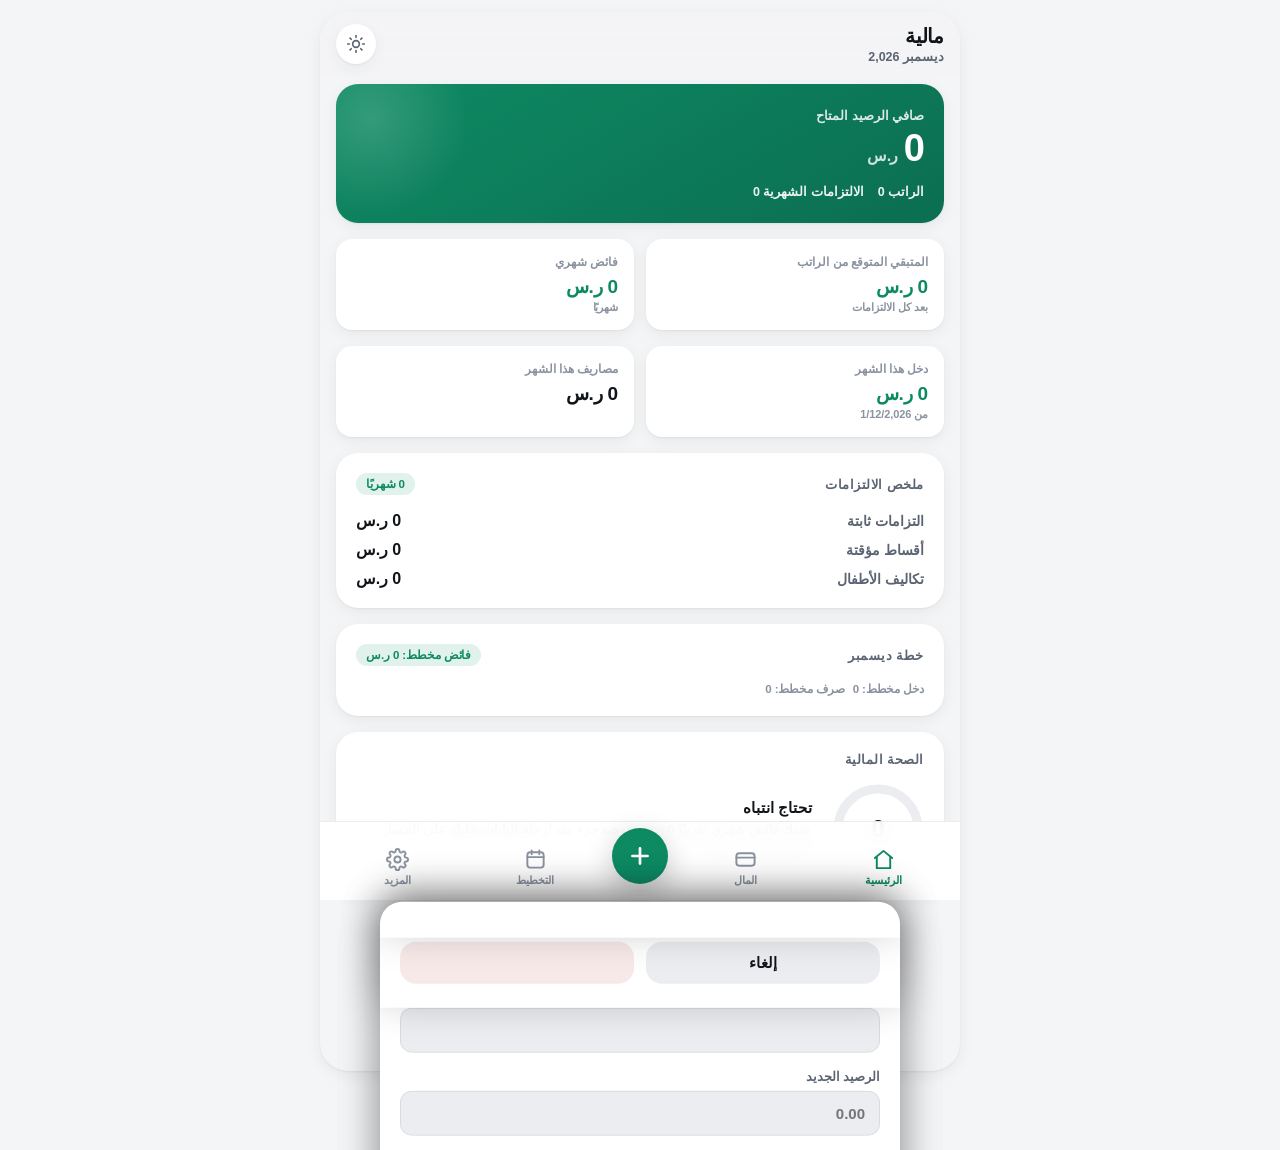
<file: standalone/maliya-standalone.html>
<!DOCTYPE html>
<html lang="ar" dir="rtl" data-theme="light" data-accent="emerald">
<head>
<meta charset="UTF-8">
<meta name="viewport" content="width=device-width, initial-scale=1, viewport-fit=cover">
<meta name="theme-color" content="#0C0E12">
<title>مالية | Maliya</title>
<style>
/* ============================================================
   MALIYA — Personal Finance App
   Phase 1: Foundation, Dashboard, Settings, Storage, Backup
   Modular structure (Tokens → Base → Layout → Components → Views)
   ============================================================ */

/* ---------- 1. DESIGN TOKENS ---------- */
:root{
  --font-sans:-apple-system,BlinkMacSystemFont,"SF Pro Text","Segoe UI",
    "Noto Sans Arabic","Tahoma",Roboto,Arial,sans-serif;
  --radius-lg:22px; --radius-md:16px; --radius-sm:12px; --radius-pill:999px;
  --space-1:4px; --space-2:8px; --space-3:12px; --space-4:16px;
  --space-5:20px; --space-6:24px; --space-8:32px;
  --shadow-card:0 1px 2px rgba(16,20,24,.05),0 4px 16px rgba(16,20,24,.06);
  --shadow-float:0 8px 28px rgba(16,20,24,.22);
  --nav-h:64px;
  --dur:.22s;
  --ease:cubic-bezier(.32,.72,.28,1);
}
/* Accent palettes (user-selectable in Settings) */
[data-accent="emerald"]{--accent:#0E8A63;--accent-soft:rgba(14,138,99,.12);--accent-strong:#0B6E50;--on-accent:#fff;}
[data-accent="ocean"]  {--accent:#1668D6;--accent-soft:rgba(22,104,214,.12);--accent-strong:#1254AD;--on-accent:#fff;}
[data-accent="violet"] {--accent:#6D4FD0;--accent-soft:rgba(109,79,208,.13);--accent-strong:#5940AC;--on-accent:#fff;}
[data-accent="rose"]   {--accent:#C7375F;--accent-soft:rgba(199,55,95,.12);--accent-strong:#A32C4E;--on-accent:#fff;}
[data-accent="amber"]  {--accent:#B06E10;--accent-soft:rgba(176,110,16,.14);--accent-strong:#8F590D;--on-accent:#fff;}

/* Light theme */
[data-theme="light"]{
  --bg:#F4F5F7; --bg-raised:#FFFFFF; --bg-sunken:#ECEDF1;
  --text:#111418; --text-2:#5B6472; --text-3:#8B93A1;
  --line:rgba(17,20,24,.08);
  --ok:#0E8A63; --ok-soft:rgba(14,138,99,.12);
  --warn:#B06E10; --warn-soft:rgba(176,110,16,.13);
  --danger:#C23A3A; --danger-soft:rgba(194,58,58,.11);
  color-scheme:light;
}
/* Dark theme */
[data-theme="dark"]{
  --bg:#0C0E12; --bg-raised:#161A21; --bg-sunken:#10131A;
  --text:#F1F3F6; --text-2:#A3ACBA; --text-3:#6E7787;
  --line:rgba(241,243,246,.09);
  --ok:#3BC493; --ok-soft:rgba(59,196,147,.14);
  --warn:#E0A03C; --warn-soft:rgba(224,160,60,.15);
  --danger:#E06565; --danger-soft:rgba(224,101,101,.14);
  --shadow-card:0 1px 2px rgba(0,0,0,.35),0 6px 20px rgba(0,0,0,.35);
  color-scheme:dark;
}
[data-theme="dark"][data-accent="emerald"]{--accent:#2FBF8F;--accent-soft:rgba(47,191,143,.15);--accent-strong:#59D3A9;--on-accent:#06251B;}
[data-theme="dark"][data-accent="ocean"]  {--accent:#5C9DF0;--accent-soft:rgba(92,157,240,.15);--accent-strong:#83B5F5;--on-accent:#081C33;}
[data-theme="dark"][data-accent="violet"] {--accent:#9C82E8;--accent-soft:rgba(156,130,232,.16);--accent-strong:#B4A0EF;--on-accent:#160E33;}
[data-theme="dark"][data-accent="rose"]   {--accent:#E9678C;--accent-soft:rgba(233,103,140,.15);--accent-strong:#F08CA8;--on-accent:#330A16;}
[data-theme="dark"][data-accent="amber"]  {--accent:#E5A94B;--accent-soft:rgba(229,169,75,.16);--accent-strong:#EEC078;--on-accent:#2B1D04;}

/* ---------- 2. BASE ---------- */
*{box-sizing:border-box;margin:0;padding:0;}
html{-webkit-text-size-adjust:100%;}
body{
  font-family:var(--font-sans);
  background:var(--bg); color:var(--text);
  min-height:100dvh;
  -webkit-font-smoothing:antialiased;
  transition:background var(--dur) var(--ease),color var(--dur) var(--ease);
}
button,input,select,textarea{font:inherit;color:inherit;}
button{background:none;border:none;cursor:pointer;-webkit-tap-highlight-color:transparent;}
:focus-visible{outline:2.5px solid var(--accent);outline-offset:2px;border-radius:6px;}
@media (prefers-reduced-motion:reduce){
  *,*::before,*::after{animation-duration:.01ms!important;transition-duration:.01ms!important;}
}
.num{font-variant-numeric:tabular-nums;letter-spacing:-0.01em;}

/* ---------- 3. LAYOUT ---------- */
.app{max-width:520px;margin-inline:auto;min-height:100dvh;display:flex;flex-direction:column;}
@media(min-width:900px){.app{max-width:640px;}}
.topbar{
  position:sticky;top:0;z-index:20;
  display:flex;align-items:center;justify-content:space-between;
  padding:calc(env(safe-area-inset-top,0px) + var(--space-3)) var(--space-4) var(--space-3);
  background:color-mix(in srgb,var(--bg) 82%,transparent);
  -webkit-backdrop-filter:blur(14px);backdrop-filter:blur(14px);
}
.topbar h1{font-size:20px;font-weight:800;letter-spacing:-.01em;}
.topbar .sub{font-size:12.5px;color:var(--text-2);font-weight:600;margin-top:1px;}
.icon-btn{
  width:40px;height:40px;border-radius:var(--radius-pill);
  display:grid;place-items:center;color:var(--text-2);
  background:var(--bg-raised);box-shadow:var(--shadow-card);
  transition:transform .15s var(--ease);
}
.icon-btn:active{transform:scale(.92);}
main{flex:1;padding:var(--space-2) var(--space-4) calc(var(--nav-h) + 96px);}
.view{display:none;animation:viewIn var(--dur) var(--ease);}
.view.active{display:block;}
@keyframes viewIn{from{opacity:0;transform:translateY(6px);}to{opacity:1;transform:none;}}

/* ---------- 4. BOTTOM NAV ---------- */
.bottom-nav{
  position:fixed;bottom:0;inset-inline:0;z-index:30;
  max-width:520px;margin-inline:auto;
  display:grid;grid-template-columns:1fr 1fr 72px 1fr 1fr;align-items:end;
  padding:6px var(--space-2) calc(env(safe-area-inset-bottom,0px) + 6px);
  background:color-mix(in srgb,var(--bg-raised) 92%,transparent);
  -webkit-backdrop-filter:blur(16px);backdrop-filter:blur(16px);
  border-top:1px solid var(--line);
}
@media(min-width:900px){.bottom-nav{max-width:640px;}}
.nav-item{
  display:flex;flex-direction:column;align-items:center;gap:3px;
  padding:8px 2px;color:var(--text-3);font-size:10.5px;font-weight:700;
  border-radius:var(--radius-sm);transition:color var(--dur);
}
.nav-item svg{width:23px;height:23px;}
.nav-item.active{color:var(--accent);}
.fab{
  width:56px;height:56px;margin-inline:auto;margin-bottom:10px;
  border-radius:var(--radius-pill);
  background:var(--accent);color:var(--on-accent);
  display:grid;place-items:center;box-shadow:var(--shadow-float);
  transition:transform .15s var(--ease);
}
.fab:active{transform:scale(.92);}
.fab svg{width:26px;height:26px;}

/* ---------- 5. CARDS & PRIMITIVES ---------- */
.card{
  background:var(--bg-raised);border-radius:var(--radius-lg);
  padding:var(--space-5);box-shadow:var(--shadow-card);
  margin-bottom:var(--space-4);
}
.card-title{font-size:13px;font-weight:800;color:var(--text-2);
  text-transform:uppercase;letter-spacing:.04em;margin-bottom:var(--space-4);
  display:flex;align-items:center;justify-content:space-between;gap:8px;}
.row{display:flex;align-items:center;justify-content:space-between;gap:var(--space-3);}
.divider{height:1px;background:var(--line);margin:var(--space-3) 0;}
.chip{display:inline-flex;align-items:center;gap:5px;padding:4px 10px;
  border-radius:var(--radius-pill);font-size:11.5px;font-weight:800;}
.chip.ok{background:var(--ok-soft);color:var(--ok);}
.chip.warn{background:var(--warn-soft);color:var(--warn);}
.chip.danger{background:var(--danger-soft);color:var(--danger);}
.chip.accent{background:var(--accent-soft);color:var(--accent);}
.progress{height:8px;border-radius:var(--radius-pill);background:var(--bg-sunken);overflow:hidden;}
.progress>span{display:block;height:100%;border-radius:inherit;background:var(--accent);
  transition:width .5s var(--ease);}

/* Hero balance card */
.hero{
  background:linear-gradient(150deg,var(--accent) 0%,var(--accent-strong) 100%);
  color:var(--on-accent);border-radius:var(--radius-lg);
  padding:var(--space-6) var(--space-5);margin-bottom:var(--space-4);
  box-shadow:var(--shadow-card);position:relative;overflow:hidden;
}
.hero::after{content:"";position:absolute;inset-inline-end:-70px;top:-70px;
  width:210px;height:210px;border-radius:50%;
  background:radial-gradient(circle,rgba(255,255,255,.16),transparent 65%);}
.hero .label{font-size:12.5px;font-weight:700;opacity:.85;}
.hero .amount{font-size:38px;font-weight:850;letter-spacing:-.02em;margin:4px 0 2px;}
.hero .cur{font-size:16px;font-weight:700;opacity:.8;margin-inline-start:6px;}
.hero .meta{display:flex;gap:14px;margin-top:14px;font-size:12.5px;font-weight:700;opacity:.92;flex-wrap:wrap;}
.hero .meta b{font-weight:850;}

/* Stat grid */
.stat-grid{display:grid;grid-template-columns:1fr 1fr;gap:var(--space-3);margin-bottom:var(--space-4);}
.stat{background:var(--bg-raised);border-radius:var(--radius-md);
  padding:var(--space-4);box-shadow:var(--shadow-card);}
.stat .k{font-size:11.5px;font-weight:800;color:var(--text-3);margin-bottom:6px;}
.stat .v{font-size:19px;font-weight:850;letter-spacing:-.01em;}
.stat .v.ok{color:var(--ok);} .stat .v.danger{color:var(--danger);} .stat .v.warn{color:var(--warn);}
.stat .s{font-size:11px;color:var(--text-3);font-weight:600;margin-top:3px;}

/* List rows */
.list-row{display:flex;align-items:center;gap:var(--space-3);padding:var(--space-3) 0;}
.list-row + .list-row{border-top:1px solid var(--line);}
.list-ico{width:38px;height:38px;border-radius:var(--radius-sm);flex:none;
  display:grid;place-items:center;font-size:17px;background:var(--accent-soft);}
.list-main{flex:1;min-width:0;}
.list-main .t{font-size:14.5px;font-weight:750;}
.list-main .s{font-size:12px;color:var(--text-2);font-weight:600;margin-top:1px;}
.list-end{text-align:end;flex:none;}
.list-end .v{font-size:14.5px;font-weight:800;}
.list-end .s{font-size:11px;color:var(--text-3);font-weight:700;margin-top:1px;}

/* Score ring */
.score-wrap{display:flex;align-items:center;gap:var(--space-5);}
.ring{position:relative;width:92px;height:92px;flex:none;}
.ring svg{transform:rotate(-90deg);}
.ring .track{stroke:var(--bg-sunken);}
.ring .bar{stroke:var(--accent);stroke-linecap:round;transition:stroke-dashoffset .8s var(--ease);}
.ring .val{position:absolute;inset:0;display:grid;place-items:center;
  font-size:24px;font-weight:850;}
.score-notes{flex:1;}
.score-notes .headline{font-size:15px;font-weight:800;margin-bottom:4px;}
.score-notes .body{font-size:12.5px;color:var(--text-2);font-weight:600;line-height:1.55;}

/* Insight */
.insight{display:flex;gap:var(--space-3);align-items:flex-start;}
.insight .bulb{width:38px;height:38px;flex:none;border-radius:var(--radius-sm);
  background:var(--warn-soft);display:grid;place-items:center;font-size:18px;}
.insight p{font-size:13.5px;line-height:1.65;color:var(--text);font-weight:600;}

/* Empty state */
.empty{display:flex;flex-direction:column;align-items:center;text-align:center;
  padding:56px 24px;gap:10px;}
.empty .art{width:74px;height:74px;border-radius:24px;background:var(--accent-soft);
  display:grid;place-items:center;font-size:32px;}
.empty h3{font-size:17px;font-weight:800;}
.empty p{font-size:13.5px;color:var(--text-2);font-weight:600;line-height:1.6;max-width:300px;}
.empty .phase-tag{margin-top:4px;}

/* ---------- 6. FORMS ---------- */
.field{margin-bottom:var(--space-4);}
.field label{display:block;font-size:12.5px;font-weight:800;color:var(--text-2);margin-bottom:7px;}
.field input,.field select{
  width:100%;padding:13px 14px;border-radius:var(--radius-sm);
  border:1.5px solid var(--line);background:var(--bg-sunken);
  font-size:15px;font-weight:650;transition:border-color var(--dur);
  appearance:none;-webkit-appearance:none;
}
.field input:focus,.field select:focus{border-color:var(--accent);outline:none;background:var(--bg-raised);}
.field .err{display:none;font-size:12px;color:var(--danger);font-weight:700;margin-top:6px;}
.field.invalid input{border-color:var(--danger);}
.field.invalid .err{display:block;}
.hint{font-size:11.5px;color:var(--text-3);font-weight:600;margin-top:6px;line-height:1.5;}
.btn{
  display:inline-flex;align-items:center;justify-content:center;gap:8px;
  padding:13px 18px;border-radius:var(--radius-md);
  font-size:14.5px;font-weight:800;transition:transform .12s var(--ease),opacity var(--dur);
  width:100%;
}
.btn:active{transform:scale(.97);}
.btn.primary{background:var(--accent);color:var(--on-accent);}
.btn.subtle{background:var(--bg-sunken);color:var(--text);}
.btn.danger-soft{background:var(--danger-soft);color:var(--danger);}
.btn-row{display:flex;gap:var(--space-3);}
.btn-row .btn{flex:1;}

/* Segmented control */
.seg{display:flex;background:var(--bg-sunken);border-radius:var(--radius-sm);padding:3px;gap:3px;}
.seg button{flex:1;padding:9px 6px;border-radius:9px;font-size:13px;font-weight:750;
  color:var(--text-2);transition:all var(--dur) var(--ease);}
.seg button.active{background:var(--bg-raised);color:var(--text);box-shadow:var(--shadow-card);}

/* Accent swatches */
.swatches{display:flex;gap:12px;}
.swatch{width:38px;height:38px;border-radius:var(--radius-pill);border:3px solid transparent;
  transition:transform .15s var(--ease);}
.swatch.active{border-color:var(--text);transform:scale(1.08);}
.sw-emerald{background:#0E8A63;} .sw-ocean{background:#1668D6;}
.sw-violet{background:#6D4FD0;} .sw-rose{background:#C7375F;} .sw-amber{background:#B06E10;}

/* Settings rows */
.set-row{display:flex;align-items:center;justify-content:space-between;gap:var(--space-3);
  padding:var(--space-3) 0;}
.set-row + .set-row{border-top:1px solid var(--line);}
.set-row .t{font-size:14.5px;font-weight:750;}
.set-row .s{font-size:12px;color:var(--text-2);font-weight:600;margin-top:2px;}
.set-row select,.set-row input[type="number"]{
  width:auto;min-width:120px;padding:9px 12px;border-radius:var(--radius-sm);
  border:1.5px solid var(--line);background:var(--bg-sunken);font-size:13.5px;font-weight:700;
  text-align:center;
}
.set-row input[type="number"]{min-width:76px;}

/* ---------- 7. SHEETS / MODALS / TOASTS ---------- */
.scrim{position:fixed;inset:0;z-index:40;background:rgba(8,10,14,.5);
  opacity:0;pointer-events:none;transition:opacity var(--dur) var(--ease);
  -webkit-backdrop-filter:blur(2px);backdrop-filter:blur(2px);}
.scrim.open{opacity:1;pointer-events:auto;}
.sheet{
  position:fixed;bottom:0;inset-inline:0;z-index:50;max-width:520px;margin-inline:auto;
  background:var(--bg-raised);border-radius:var(--radius-lg) var(--radius-lg) 0 0;
  padding:var(--space-3) var(--space-5) calc(env(safe-area-inset-bottom,0px) + var(--space-6));
  transform:translateY(105%);transition:transform .3s var(--ease);
  box-shadow:0 -8px 40px rgba(0,0,0,.25);max-height:88dvh;overflow-y:auto;
}
.sheet.open{transform:none;}
.sheet .grab{width:40px;height:4.5px;border-radius:99px;background:var(--line);
  margin:0 auto var(--space-4);}
.sheet h2{font-size:18px;font-weight:850;margin-bottom:var(--space-4);}
.sheet-actions{display:flex;flex-direction:column;gap:var(--space-2);}
.sheet-action{display:flex;align-items:center;gap:var(--space-3);text-align:start;
  padding:var(--space-3);border-radius:var(--radius-md);transition:background var(--dur);}
.sheet-action:active{background:var(--bg-sunken);}
.sheet-action .ico{width:42px;height:42px;flex:none;border-radius:var(--radius-sm);
  background:var(--accent-soft);display:grid;place-items:center;font-size:19px;}
.sheet-action .t{font-size:15px;font-weight:800;}
.sheet-action .s{font-size:12px;color:var(--text-2);font-weight:600;margin-top:1px;}

.toast-wrap{position:fixed;bottom:calc(var(--nav-h) + env(safe-area-inset-bottom,0px) + 18px);
  inset-inline:0;z-index:60;display:flex;flex-direction:column;align-items:center;gap:8px;
  pointer-events:none;}
.toast{background:var(--text);color:var(--bg);padding:11px 20px;border-radius:var(--radius-pill);
  font-size:13.5px;font-weight:750;box-shadow:var(--shadow-float);
  animation:toastIn .3s var(--ease);max-width:88%;text-align:center;}
@keyframes toastIn{from{opacity:0;transform:translateY(14px) scale(.95);}to{opacity:1;transform:none;}}
.toast.out{opacity:0;transform:translateY(8px);transition:all .25s var(--ease);}

/* ---------- 8. PHASE 2: MONEY ---------- */
.filters{display:flex;gap:8px;overflow-x:auto;padding:2px 2px 10px;scrollbar-width:none;}
.filters::-webkit-scrollbar{display:none;}
.filters select{flex:none;padding:8px 12px;border-radius:var(--radius-pill);
  border:1.5px solid var(--line);background:var(--bg-raised);font-size:12.5px;font-weight:750;
  color:var(--text-2);max-width:150px;appearance:none;-webkit-appearance:none;}
.g-date{font-size:11.5px;font-weight:800;color:var(--text-3);margin:16px 4px 6px;letter-spacing:.03em;}
.tx-amt.in{color:var(--ok);} .tx-amt.out{color:var(--danger);} .tx-amt.tr{color:var(--text-2);}
.switch{position:relative;width:46px;height:28px;flex:none;display:inline-block;}
.switch input{opacity:0;position:absolute;inset:0;margin:0;cursor:pointer;z-index:1;}
.switch span{position:absolute;inset:0;border-radius:99px;background:var(--bg-sunken);transition:background var(--dur);}
.switch span::after{content:"";position:absolute;top:3px;inset-inline-start:3px;width:22px;height:22px;
  border-radius:50%;background:var(--bg-raised);box-shadow:var(--shadow-card);transition:transform var(--dur) var(--ease);}
.switch input:checked+span{background:var(--accent);}
.switch input:checked+span::after{transform:translateX(18px);}
[dir="rtl"] .switch input:checked+span::after{transform:translateX(-18px);}
.icon-grid{display:grid;grid-template-columns:repeat(8,1fr);gap:6px;}
.icon-grid button{font-size:19px;padding:8px 0;border-radius:10px;background:var(--bg-sunken);border:2px solid transparent;}
.icon-grid button.active{border-color:var(--accent);background:var(--accent-soft);}
.arrow-btn{width:30px;height:30px;border-radius:9px;background:var(--bg-sunken);color:var(--text-2);
  display:grid;place-items:center;font-size:12px;flex:none;}
.row-btn{width:100%;text-align:start;}
.cat-child{padding-inline-start:26px;}
.detail-grid{display:grid;grid-template-columns:1fr 1fr;gap:10px;margin-bottom:16px;}
.detail-grid .cell{background:var(--bg-sunken);border-radius:var(--radius-sm);padding:12px;}
.detail-grid .k{font-size:11px;font-weight:800;color:var(--text-3);margin-bottom:3px;}
.detail-grid .v{font-size:14px;font-weight:800;overflow-wrap:anywhere;}
.add-dashed{width:100%;padding:14px;border:2px dashed var(--line);border-radius:var(--radius-md);
  color:var(--text-2);font-weight:800;font-size:14px;margin-bottom:16px;background:transparent;}

/* ---------- 9. PHASE 3: COMMITMENTS ---------- */
#planSeg{overflow-x:auto;scrollbar-width:none;}
#planSeg::-webkit-scrollbar{display:none;}
#planSeg button{white-space:nowrap;}
.mini-btn{padding:8px 14px;border-radius:var(--radius-pill);font-size:12.5px;font-weight:800;
  background:var(--accent-soft);color:var(--accent);flex:none;}
.mini-btn.solid{background:var(--accent);color:var(--on-accent);}
.mini-btn.muted{background:var(--bg-sunken);color:var(--text-2);}
.cm-card{margin-bottom:12px;}
.cm-head{display:flex;align-items:flex-start;gap:12px;}
.cm-head .list-ico{margin-top:2px;}
.cm-sub{display:flex;justify-content:space-between;align-items:center;gap:8px;
  font-size:11.5px;color:var(--text-3);font-weight:700;margin-top:8px;}
.cm-foot{display:flex;justify-content:space-between;align-items:center;gap:8px;margin-top:10px;}

/* ---------- 10. PHASE 8: PRINT / REPORTS ---------- */
@media print{
  .bottom-nav,.fab,#fabAdd,.scrim,.sheet,#planSeg,.seg,.add-dashed,button{display:none!important;}
  body{background:#fff;color:#000;}
  .view{display:block!important;position:static!important;}
  .card{break-inside:avoid;box-shadow:none;border:1px solid #ddd;}
}

/* Desktop niceties */
@media(min-width:900px){
  body{padding-top:12px;}
  .app{border-radius:28px;overflow:clip;box-shadow:var(--shadow-card);}
  .bottom-nav{position:sticky;}
}
</style>
</head>
<body>
<div class="app">

  <!-- ======== TOP BAR ======== -->
  <header class="topbar">
    <div>
      <h1 data-i18n="app.title">مالية</h1>
      <div class="sub" id="topbarDate"></div>
    </div>
    <button class="icon-btn" id="themeQuick" data-i18n-aria="a11y.toggleTheme" aria-label="تبديل المظهر">
      <svg id="themeQuickIcon" width="20" height="20" viewBox="0 0 24 24" fill="none" stroke="currentColor" stroke-width="2" stroke-linecap="round"><circle cx="12" cy="12" r="4"/><path d="M12 2v2M12 20v2M4.9 4.9l1.4 1.4M17.7 17.7l1.4 1.4M2 12h2M20 12h2M4.9 19.1l1.4-1.4M17.7 6.3l1.4-1.4"/></svg>
    </button>
  </header>

  <main>
    <!-- ======== VIEW: HOME ======== -->
    <section class="view" id="view-home" aria-labelledby="nav-home"></section>

    <!-- ======== VIEW: MONEY (Phase 2 — rendered by Money module) ======== -->
    <section class="view" id="view-money"></section>

    <!-- ======== VIEW: PLANNING (Phase 3 — rendered by Commit module) ======== -->
    <section class="view" id="view-plan"></section>

    <!-- ======== VIEW: MORE / SETTINGS ======== -->
    <section class="view" id="view-more">

      <div id="cloudMount"></div>

      <div class="card">
        <div class="card-title" data-i18n="set.appearance">المظهر</div>

        <div class="field">
          <label data-i18n="set.theme">الثيم</label>
          <div class="seg" id="segTheme" role="group">
            <button data-val="light" data-i18n="set.theme.light">فاتح</button>
            <button data-val="dark" data-i18n="set.theme.dark">غامق</button>
            <button data-val="system" data-i18n="set.theme.system">تلقائي</button>
          </div>
        </div>

        <div class="field" style="margin-bottom:0">
          <label data-i18n="set.accent">اللون الأساسي</label>
          <div class="swatches" id="swatches">
            <button class="swatch sw-emerald" data-val="emerald" aria-label="Emerald"></button>
            <button class="swatch sw-ocean" data-val="ocean" aria-label="Ocean"></button>
            <button class="swatch sw-violet" data-val="violet" aria-label="Violet"></button>
            <button class="swatch sw-rose" data-val="rose" aria-label="Rose"></button>
            <button class="swatch sw-amber" data-val="amber" aria-label="Amber"></button>
          </div>
        </div>
      </div>

      <div class="card">
        <div class="card-title" data-i18n="set.langRegion">اللغة والتنسيق</div>
        <div class="set-row">
          <div><div class="t" data-i18n="set.lang">اللغة</div>
               <div class="s" data-i18n="set.lang.s">تغيّر الاتجاه تلقائيًا</div></div>
          <select id="setLang">
            <option value="ar">العربية</option>
            <option value="en">English</option>
          </select>
        </div>
        <div class="set-row">
          <div><div class="t" data-i18n="set.numerals">الأرقام</div></div>
          <select id="setNumerals">
            <option value="latn" data-i18n="set.numerals.latn">123</option>
            <option value="arab" data-i18n="set.numerals.arab">١٢٣</option>
          </select>
        </div>
        <div class="set-row">
          <div><div class="t" data-i18n="set.dateFormat">تنسيق التاريخ</div></div>
          <select id="setDateFmt">
            <option value="dmy">31/12/2026</option>
            <option value="mdy">12/31/2026</option>
          </select>
        </div>
        <div class="set-row">
          <div><div class="t" data-i18n="set.currency">العملة</div>
               <div class="s" data-i18n="set.currency.s">رمز العملة الافتراضي</div></div>
          <select id="setCurrency">
            <option value="SAR">SAR ر.س</option>
            <option value="USD">USD $</option>
            <option value="EUR">EUR €</option>
            <option value="JPY">JPY ¥</option>
            <option value="AED">AED د.إ</option>
            <option value="KWD">KWD د.ك</option>
          </select>
        </div>
      </div>

      <div class="card">
        <div class="card-title" data-i18n="set.financialMonth">الشهر المالي</div>
        <div class="set-row">
          <div><div class="t" data-i18n="set.salaryDay">يوم الراتب</div>
               <div class="s" data-i18n="set.salaryDay.s">يوم نزول الراتب من كل شهر</div></div>
          <input type="number" id="setSalaryDay" min="1" max="31" inputmode="numeric">
        </div>
        <div class="set-row">
          <div><div class="t" data-i18n="set.monthStart">بداية الشهر المالي</div>
               <div class="s" data-i18n="set.monthStart.s">اليوم اللي تبدأ منه حساباتك الشهرية</div></div>
          <input type="number" id="setMonthStart" min="1" max="28" inputmode="numeric">
        </div>
      </div>

      <div class="card">
        <div class="card-title" data-i18n="set.data">البيانات والنسخ الاحتياطي</div>
        <div class="btn-row" style="margin-bottom:12px">
          <button class="btn primary" id="btnExport" data-i18n="set.export">تصدير نسخة JSON</button>
          <button class="btn subtle" id="btnImport" data-i18n="set.import">استيراد نسخة</button>
        </div>
        <input type="file" id="fileImport" accept="application/json,.json" hidden>
        <button class="btn danger-soft" id="btnReset" data-i18n="set.reset">إعادة ضبط التطبيق</button>
        <p class="hint" data-i18n="set.data.hint">بياناتك محفوظة محليًا على جهازك فقط. صدّري نسخة احتياطية بشكل دوري وقبل أي تحديث للتطبيق.</p>
      </div>

      <div class="card" style="text-align:center">
        <div style="font-weight:850;font-size:15px" data-i18n="app.title">مالية</div>
        <div class="hint" id="versionLine" style="margin-top:4px"></div>
      </div>

      <div id="reportsMount"></div>
      </div>
    </section>
  </main>

  <!-- ======== BOTTOM NAV ======== -->
  <nav class="bottom-nav" aria-label="Main">
    <button class="nav-item active" id="nav-home" data-view="home">
      <svg viewBox="0 0 24 24" fill="none" stroke="currentColor" stroke-width="2" stroke-linecap="round" stroke-linejoin="round"><path d="M3 10.5 12 3l9 7.5"/><path d="M5 9.5V21h14V9.5"/></svg>
      <span data-i18n="nav.home">الرئيسية</span>
    </button>
    <button class="nav-item" data-view="money">
      <svg viewBox="0 0 24 24" fill="none" stroke="currentColor" stroke-width="2" stroke-linecap="round"><rect x="2.5" y="5.5" width="19" height="13" rx="3"/><path d="M2.5 10h19"/></svg>
      <span data-i18n="nav.money">المال</span>
    </button>
    <button class="fab" id="fabAdd" aria-label="إضافة" data-i18n-aria="a11y.quickAdd">
      <svg viewBox="0 0 24 24" fill="none" stroke="currentColor" stroke-width="2.5" stroke-linecap="round"><path d="M12 5v14M5 12h14"/></svg>
    </button>
    <button class="nav-item" data-view="plan">
      <svg viewBox="0 0 24 24" fill="none" stroke="currentColor" stroke-width="2" stroke-linecap="round" stroke-linejoin="round"><rect x="3.5" y="4.5" width="17" height="16" rx="3"/><path d="M8 2.5v4M16 2.5v4M3.5 9.5h17"/></svg>
      <span data-i18n="nav.plan">التخطيط</span>
    </button>
    <button class="nav-item" data-view="more">
      <svg viewBox="0 0 24 24" fill="none" stroke="currentColor" stroke-width="2" stroke-linecap="round"><circle cx="12" cy="12" r="3.2"/><path d="M19.4 15a1.7 1.7 0 0 0 .34 1.87l.06.06a2 2 0 1 1-2.83 2.83l-.06-.06a1.7 1.7 0 0 0-1.87-.34 1.7 1.7 0 0 0-1.03 1.56V21a2 2 0 1 1-4 0v-.09a1.7 1.7 0 0 0-1.11-1.56 1.7 1.7 0 0 0-1.87.34l-.06.06a2 2 0 1 1-2.83-2.83l.06-.06A1.7 1.7 0 0 0 4.58 15a1.7 1.7 0 0 0-1.56-1.03H3a2 2 0 1 1 0-4h.09A1.7 1.7 0 0 0 4.65 8.9a1.7 1.7 0 0 0-.34-1.87l-.06-.06a2 2 0 1 1 2.83-2.83l.06.06a1.7 1.7 0 0 0 1.87.34h.01A1.7 1.7 0 0 0 10.05 3V3a2 2 0 1 1 4 0v.09a1.7 1.7 0 0 0 1.03 1.56 1.7 1.7 0 0 0 1.87-.34l.06-.06a2 2 0 1 1 2.83 2.83l-.06.06a1.7 1.7 0 0 0-.34 1.87v.01c.26.63.87 1.04 1.56 1.04H21a2 2 0 1 1 0 4h-.09c-.69 0-1.3.41-1.51 1.04Z"/></svg>
      <span data-i18n="nav.more">المزيد</span>
    </button>
  </nav>
</div>

<!-- ======== OVERLAYS ======== -->
<div class="scrim" id="scrim"></div>

<div class="sheet" id="sheetQuick" role="dialog" aria-modal="true">
  <div class="grab"></div>
  <h2 data-i18n="quick.title">إضافة سريعة</h2>
  <div class="sheet-actions">
    <button class="sheet-action" id="qaExpense">
      <span class="ico">🧾</span>
      <span><span class="t" data-i18n="quick.expense.t">مصروف جديد</span><br>
      <span class="s" data-i18n="quick.expense.s">سجّلي مصروفًا من أي حساب</span></span>
    </button>
    <button class="sheet-action" id="qaIncome">
      <span class="ico">➕</span>
      <span><span class="t" data-i18n="quick.income.t">دخل جديد</span><br>
      <span class="s" data-i18n="quick.income.s">راتب، مكافأة، استرداد…</span></span>
    </button>
    <button class="sheet-action" id="qaTransfer">
      <span class="ico">↔️</span>
      <span><span class="t" data-i18n="quick.transfer.t">تحويل بين الحسابات</span><br>
      <span class="s" data-i18n="quick.transfer.s">ما يُحتسب دخل ولا مصروف</span></span>
    </button>
    <button class="sheet-action" id="qaBalance">
      <span class="ico">🏦</span>
      <span><span class="t" data-i18n="quick.balance.t">تحديث رصيد الحساب</span><br>
      <span class="s" data-i18n="quick.balance.s">عدّلي الرصيد الحالي لأي حساب</span></span>
    </button>
    <button class="sheet-action" id="qaBackup">
      <span class="ico">💾</span>
      <span><span class="t" data-i18n="quick.backup.t">نسخة احتياطية الآن</span><br>
      <span class="s" data-i18n="quick.backup.s">تصدير كل بياناتك كملف JSON</span></span>
    </button>
  </div>
</div>

<div class="sheet" id="sheetBalance" role="dialog" aria-modal="true">
  <div class="grab"></div>
  <h2 data-i18n="bal.title">تحديث الرصيد</h2>
  <div class="field">
    <label data-i18n="bal.account">الحساب</label>
    <select id="balAccount"></select>
  </div>
  <div class="field" id="fieldBalAmount">
    <label data-i18n="bal.newBalance">الرصيد الجديد</label>
    <input type="text" id="balAmount" inputmode="decimal" placeholder="0.00" autocomplete="off">
    <div class="err" data-i18n="bal.err">أدخلي مبلغًا صحيحًا (أرقام فقط، ويسمح بالفواصل العشرية)</div>
  </div>
  <div class="btn-row">
    <button class="btn subtle" id="balCancel" data-i18n="common.cancel">إلغاء</button>
    <button class="btn primary" id="balSave" data-i18n="common.save">حفظ</button>
  </div>
</div>

<div class="sheet" id="sheetConfirm" role="alertdialog" aria-modal="true">
  <div class="grab"></div>
  <h2 id="confirmTitle"></h2>
  <p style="font-size:14px;color:var(--text-2);font-weight:600;line-height:1.65;margin-bottom:20px" id="confirmBody"></p>
  <div class="btn-row">
    <button class="btn subtle" id="confirmNo" data-i18n="common.cancel">إلغاء</button>
    <button class="btn danger-soft" id="confirmYes"></button>
  </div>
</div>

<div class="sheet" id="sheetDyn" role="dialog" aria-modal="true"></div>

<div class="toast-wrap" id="toasts"></div>
<script>
"use strict";
/* Cloud configuration — in the project build this object comes from
   js/config.js (copy config.example.js). Leave the placeholders to run
   fully local; fill them to enable Supabase sync. Publishable key ONLY —
   never a service_role key in frontend code. */
window.MALIYA_CONFIG = window.MALIYA_CONFIG || {
  SUPABASE_URL: "YOUR-PROJECT.supabase.co",
  SUPABASE_PUBLISHABLE_KEY: "YOUR-PUBLISHABLE-KEY"
};

/* ============================================================
   MODULE: I18N — dictionaries + language/direction handling
   ============================================================ */
const I18N = (() => {
  const dict = {
    ar: {
      "app.title":"مالية",
      "nav.home":"الرئيسية","nav.money":"المال","nav.plan":"التخطيط","nav.more":"المزيد",
      "a11y.toggleTheme":"تبديل المظهر","a11y.quickAdd":"إضافة سريعة",
      "common.cancel":"إلغاء","common.save":"حفظ","common.confirm":"تأكيد",
      "common.sar":"ر.س","common.month":"شهريًا","common.day":"يوم","common.days":"يوم",
      "hero.netBalance":"صافي الرصيد المتاح","hero.salary":"الراتب","hero.monthlyOut":"الالتزامات الشهرية",
      "stat.fixed":"التزامات ثابتة","stat.temp":"أقساط مؤقتة","stat.child":"تكاليف الأطفال",
      "stat.remaining":"المتبقي المتوقع من الراتب","stat.surplus":"فائض شهري","stat.deficit":"عجز شهري",
      "stat.afterAll":"بعد كل الالتزامات",
      "dash.commitments":"ملخص الالتزامات","dash.endingSoon":"تنتهي قريبًا","dash.trip":"رحلة اليابان 🇯🇵",
      "dash.health":"الصحة المالية","dash.insight":"نظرة سريعة",
      "dash.frees":"يتحرر","dash.endsIn":"تنتهي خلال","dash.ended":"انتهت",
      "dash.tripDays":"يوم متبقي على السفر","dash.tripDates":"١٧–٢٤ نوفمبر ٢٠٢٦ · طوكيو",
      "dash.travelers":"مسافرين","dash.tripPhase":"تفاصيل الميزانية والحجوزات في المرحلة 5",
      "health.low":"تحتاج انتباه","health.mid":"في تحسّن","health.good":"وضع جيد","health.great":"وضع ممتاز",
      "empty.money.t":"الحسابات والمعاملات",
      "empty.money.p":"هنا راح تديرين حساباتك، دخلك، ومصاريفك — مع بحث وفلاتر وتحويل بين الحسابات.",
      "empty.phase2":"تنبنى في المرحلة 2","empty.phase36":"تنبنى في المراحل 3–6",
      "empty.plan.t":"الالتزامات والتخطيط",
      "empty.plan.p":"الالتزامات، الأقساط، العمالة المنزلية، رحلة اليابان، والتوقعات الشهرية — كل قسم يجي في مرحلته.",
      "set.appearance":"المظهر","set.theme":"الثيم","set.theme.light":"فاتح","set.theme.dark":"غامق","set.theme.system":"تلقائي",
      "set.accent":"اللون الأساسي","set.langRegion":"اللغة والتنسيق","set.lang":"اللغة","set.lang.s":"تغيّر الاتجاه تلقائيًا",
      "set.numerals":"الأرقام","set.dateFormat":"تنسيق التاريخ","set.currency":"العملة","set.currency.s":"رمز العملة الافتراضي",
      "set.financialMonth":"الشهر المالي","set.salaryDay":"يوم الراتب","set.salaryDay.s":"يوم نزول الراتب من كل شهر",
      "set.monthStart":"بداية الشهر المالي","set.monthStart.s":"اليوم اللي تبدأ منه حساباتك الشهرية",
      "set.data":"البيانات والنسخ الاحتياطي","set.export":"تصدير نسخة JSON","set.import":"استيراد نسخة",
      "set.reset":"إعادة ضبط التطبيق",
      "set.data.hint":"بياناتك محفوظة محليًا على جهازك فقط. صدّري نسخة احتياطية بشكل دوري وقبل أي تحديث للتطبيق.",
      "quick.title":"إضافة سريعة","quick.balance.t":"تحديث رصيد الحساب","quick.balance.s":"عدّلي الرصيد الحالي لأي حساب",
      "quick.backup.t":"نسخة احتياطية الآن","quick.backup.s":"تصدير كل بياناتك كملف JSON",
      "quick.hint":"تسجيل الدخل والمصاريف يفتح هنا ابتداءً من المرحلة 2.",
      "bal.title":"تحديث الرصيد","bal.account":"الحساب","bal.newBalance":"الرصيد الجديد",
      "bal.err":"أدخلي مبلغًا صحيحًا (أرقام فقط، ويسمح بالفواصل العشرية)",
      "toast.saved":"تم الحفظ ✓","toast.exported":"تم تصدير النسخة الاحتياطية ✓",
      "toast.imported":"تم استيراد البيانات بنجاح ✓","toast.reset":"تمت إعادة الضبط",
      "toast.importBad":"الملف غير صالح — تأكدي إنه نسخة مصدّرة من مالية",
      "confirm.reset.t":"إعادة ضبط التطبيق؟","confirm.reset.b":"راح تنحذف كل بياناتك من هذا الجهاز وترجع البيانات الأولية. ننصحك بتصدير نسخة احتياطية أولًا.",
      "confirm.reset.y":"نعم، إعادة الضبط",
      "confirm.import.t":"استيراد النسخة؟","confirm.import.b":"البيانات الحالية راح تُستبدل بالكامل ببيانات الملف. هل تريدين المتابعة؟",
      "confirm.import.y":"نعم، استيراد",
      "insight.deficit":"التزاماتك هذا الشهر أعلى من راتبك بحوالي {amt}. الرصيد الحالي يغطي الفرق، وفي أغسطس ينتهي قسط أوناس والحضانة فيتحرر {freed} شهريًا ويتحول وضعك لفائض.",
      "insight.surplus":"عندك فائض شهري تقريبًا {amt}. توجيه جزء منه لرحلة اليابان يخليك على المسار الصحيح قبل نوفمبر.",
      "money.tab.accounts":"الحسابات","money.tab.tx":"المعاملات","money.tab.cats":"التصنيفات",
      "acc.total":"إجمالي الصافي","acc.add":"إضافة حساب","acc.none":"ما فيه حسابات نشطة",
      "acc.archived":"مؤرشفة","acc.excluded":"خارج الصافي","acc.history":"آخر الحركات",
      "acc.type.bank":"حساب بنكي","acc.type.savings":"ادخار","acc.type.cash":"نقد","acc.type.card":"بطاقة ائتمانية","acc.type.wallet":"محفظة رقمية",
      "acc.form.add":"حساب جديد","acc.form.edit":"تعديل الحساب","acc.name":"اسم الحساب","acc.type":"النوع",
      "acc.balance":"الرصيد الحالي","acc.bank":"اسم البنك (اختياري)","acc.includeNet":"يُحتسب ضمن الصافي",
      "acc.cantDelete":"الحساب مرتبط بمعاملات — أرشفيه بدل الحذف","acc.cantDeleteLast":"لازم يبقى حساب واحد على الأقل",
      "acc.transfer":"تحويل",
      "common.notes":"ملاحظات (اختياري)","common.edit":"تعديل","common.delete":"حذف",
      "common.archive":"أرشفة","common.unarchive":"إلغاء الأرشفة","common.duplicate":"تكرار",
      "common.err.required":"هذا الحقل مطلوب","common.err.amount":"أدخلي مبلغًا صحيحًا أكبر من صفر",
      "common.err.date":"أدخلي تاريخًا صحيحًا","common.all":"الكل",
      "tx.new.expense":"مصروف جديد","tx.new.income":"دخل جديد","tx.edit":"تعديل المعاملة",
      "tx.kind.expense":"مصروف","tx.kind.income":"دخل",
      "tx.name":"الاسم","tx.amount":"المبلغ","tx.date":"التاريخ","tx.account":"الحساب","tx.category":"التصنيف",
      "tx.uncat":"غير مصنف","tx.fixed":"ثابت","tx.variable":"متغير","tx.essential":"أساسي",
      "tx.paid":"مدفوع","tx.pending":"معلّق","tx.recurring":"التكرار","tx.status":"الحالة",
      "tx.rec.none":"مرة واحدة","tx.rec.weekly":"أسبوعي","tx.rec.monthly":"شهري","tx.rec.yearly":"سنوي",
      "tx.markPaid":"تحديد كمدفوع","tx.markPending":"إرجاع لمعلّق",
      "tx.details":"تفاصيل المعاملة","tx.dupDone":"تم إنشاء نسخة ✓",
      "tx.empty.t":"ما فيه معاملات بعد","tx.empty.p":"ابدئي بتسجيل أول مصروف أو دخل من زر الإضافة (+)",
      "tx.filtered.t":"ما فيه نتائج مطابقة","tx.filtered.p":"جربي تعديل البحث أو الفلاتر","flt.clear":"مسح الفلاتر",
      "tr.title":"تحويل بين الحسابات","tr.from":"من حساب","tr.to":"إلى حساب","tr.err.same":"اختاري حسابين مختلفين",
      "tr.name":"تحويل","tr.needTwo":"أضيفي حسابًا ثانيًا أولًا عشان تقدرين تحوّلين",
      "tr.meta":"من {from} إلى {to}",
      "flt.search":"بحث بالاسم أو الملاحظات أو المبلغ…","flt.kind":"النوع","flt.status":"الحالة",
      "cat.add":"إضافة تصنيف","cat.expense":"مصاريف","cat.income":"دخل","cat.subs":"فرعي",
      "cat.form.add":"تصنيف جديد","cat.form.edit":"تعديل التصنيف","cat.icon":"الأيقونة","cat.parent":"التصنيف الأب",
      "cat.parent.none":"بدون (تصنيف رئيسي)","cat.hasChildren":"احذفي التصنيفات الفرعية أولًا",
      "cat.inUse.t":"التصنيف مستخدم","cat.inUse.b":"فيه معاملات مرتبطة بهذا التصنيف. حذفه راح يخليها بدون تصنيف. متابعة؟",
      "confirm.del.t":"تأكيد الحذف","confirm.del.b":"هذا الإجراء ما ينرجع. متأكدة من الحذف؟","confirm.del.y":"نعم، حذف",
      "dash.income":"دخل هذا الشهر","dash.expense":"مصاريف هذا الشهر","dash.pending":"معلّق:",
      "dash.since":"من {d}","dash.recent":"آخر المعاملات","dash.viewAll":"عرض الكل",
      "quick.expense.t":"مصروف جديد","quick.expense.s":"سجّلي مصروفًا من أي حساب",
      "quick.income.t":"دخل جديد","quick.income.s":"راتب، مكافأة، استرداد…",
      "quick.transfer.t":"تحويل بين الحسابات","quick.transfer.s":"ما يُحتسب دخل ولا مصروف",
      "plan.tab.all":"الكل","plan.tab.bills":"فواتير","plan.tab.loans":"أقساط وقروض",
      "cm.summary":"إجمالي المجموعة شهريًا","cm.paidOf":"مدفوع {p} من {t} هذا الشهر",
      "cm.add":"إضافة التزام","cm.form.add":"التزام جديد","cm.form.edit":"تعديل الالتزام",
      "cm.kind.bill":"فاتورة ثابتة","cm.kind.loan":"قرض","cm.kind.installment":"قسط",
      "cm.provider":"الجهة / المزوّد (اختياري)","cm.monthly":"الدفعة الدورية","cm.original":"المبلغ الأصلي (اختياري)",
      "cm.count":"عدد الدفعات (اختياري)","cm.dueDay":"يوم الاستحقاق","cm.freq":"تكرار الدفع",
      "cm.freq.monthly":"شهري","cm.freq.quarterly":"ربع سنوي","cm.freq.yearly":"سنوي",
      "cm.start":"تاريخ البداية (اختياري)","cm.end":"تاريخ النهاية (اختياري)",
      "cm.priority":"الأولوية","cm.pr.high":"عالية","cm.pr.normal":"عادية","cm.pr.low":"منخفضة",
      "cm.err.day":"من 1 إلى 31","cm.err.endBeforeStart":"تاريخ النهاية قبل البداية",
      "cm.payNow":"تسجيل الدفعة","cm.paid":"مدفوع ✓","cm.overdue":"متأخر",
      "cm.inDays":"بعد {n} يوم","cm.upcoming":"دفعات قادمة","cm.manage":"إدارة",
      "cm.undo":"تراجع عن الدفعة","cm.pause":"إيقاف مؤقت","cm.resume":"استئناف",
      "cm.settle":"سداد مبكر","cm.settle.hint":"تُسجّل دفعة واحدة ويُقفل الالتزام نهائيًا.",
      "cm.unsettle":"تراجع عن السداد المبكر",
      "cm.remainBal":"الرصيد المتبقي","cm.remainPay":"دفعات متبقية","cm.nextPay":"الدفعة القادمة",
      "cm.endsOn":"ينتهي في","cm.endsIn":"ينتهي خلال {n} يوم","cm.freesAfter":"يتحرر بعد الاكتمال",
      "cm.history":"سجل الدفعات","cm.noHistory":"ما فيه دفعات مسجلة بعد",
      "cm.completed":"مكتمل","cm.pausedChip":"موقوف","cm.archivedChip":"مؤرشف","cm.endedChip":"انتهى",
      "cm.dupPay":"الدفعة مسجلة لهذه الفترة — تراجعي عنها أولًا",
      "cm.done":"🎉 اكتمل الالتزام","cm.paySaved":"تم تسجيل الدفعة ✓","cm.undone":"تم التراجع ✓",
      "cm.editPay":"تعديل الدفعة","cm.delPay.b":"راح تنحذف الدفعة ومعاملتها وينرجع المبلغ للحساب. متابعة؟",
      "cm.del.b":"حذف الالتزام ما يحذف دفعاته السابقة من سجل المعاملات. متأكدة؟",
      "cm.release":"تحسّن التدفق الشهري","cm.release.s":"وش يتحرر لك مع نهاية كل التزام",
      "cm.cum":"الإجمالي المتحرر",
      "cm.st.active":"نشط","cm.st.paused":"موقوف","cm.st.completed":"مكتمل","cm.st.archived":"مؤرشف",
      "cm.sort.due":"يوم الاستحقاق","cm.sort.amount":"المبلغ","cm.sort.end":"تاريخ النهاية","cm.sort.name":"الاسم",
      "cm.account":"حساب الدفع","cm.none.t":"ما فيه التزامات مطابقة","cm.none.p":"جربي تغيير الفلاتر، أو أضيفي التزامًا جديدًا",
      "cm.payDate":"تاريخ الدفع","cm.payment":"دفعة",
      "plan.sec.cm":"الالتزامات","plan.sec.family":"العائلة",
      "fam.title":"لوحة العائلة","fam.staff":"العمالة المنزلية","fam.children":"الأطفال",
      "fam.staffMonthly":"العمالة شهريًا","fam.kidsMonthly":"الأطفال شهريًا","fam.total":"الإجمالي الشهري",
      "wk.add":"إضافة عاملة","wk.form.add":"عاملة جديدة","wk.form.edit":"تعديل بيانات العاملة",
      "wk.role":"النوع","wk.role.temp":"مؤقتة","wk.role.permanent":"دائمة (استقدام)","wk.role.other":"أخرى",
      "wk.salary":"الراتب الشهري","wk.discount":"خصم ٪ (اختياري)","wk.net":"الصافي شهريًا",
      "wk.window":"نافذة الوصول","wk.startsIn":"تبدأ بعد {n} يوم","wk.started":"بدأت {d}",
      "wk.activate":"تفعيل وبدء الراتب","wk.activate.hint":"راح ينشأ التزام شهري باسمها ويدخل ضمن التزاماتك ولوحتك.",
      "wk.startDate":"تاريخ البدء","wk.payDay":"يوم صرف الراتب","wk.cmName":"راتب {n}",
      "wk.paySalary":"تسجيل الراتب","wk.end":"إنهاء العمل",
      "wk.end.b":"راح يُقفل التزام الراتب ويطلع من الإجماليات، وتبقى الدفعات السابقة في السجل. متابعة؟",
      "wk.st.expected":"متوقعة","wk.st.active":"نشطة","wk.st.ended":"منتهية",
      "wk.del.b":"حذف العاملة يحذف التزام راتبها، وتبقى دفعاته السابقة في سجل المعاملات. متأكدة؟",
      "sc.title":"سيناريوهات العمالة","sc.s":"تقدير شهري — شهر التسليم يُحسب فيه الطرفان (تقدير متحفظ)، والمؤقتة تنتهي مع وصول الدائمة.",
      "sc.a":"وصول مبكر ({d})","sc.b":"وصول متأخر ({d})","sc.total":"الإجمالي","sc.diff":"فرق السيناريوهين",
      "ch.add":"إضافة طفل","ch.form.add":"ملف طفل جديد","ch.form.edit":"تعديل ملف الطفل",
      "ch.emoji":"رمز (إيموجي)","ch.monthly":"شهريًا","ch.items":"البنود المرتبطة",
      "ch.noItems":"ما فيه بنود مرتبطة بعد — اربطي التزامًا من الزر تحت",
      "ch.attach":"ربط التزام","ch.attach.pick":"اختاري الالتزام","ch.detach":"فك",
      "ch.noneToAttach":"كل الالتزامات النشطة مربوطة أو ما فيه التزامات",
      "ch.del.b":"حذف الملف يفك ربط البنود بدون حذفها من الالتزامات. متأكدة؟",
      "plan.sec.travel":"الرحلات",
      "trip.add":"إضافة رحلة","trip.form.add":"رحلة جديدة","trip.form.edit":"تعديل الرحلة",
      "trip.dest":"الوجهة","trip.start":"تاريخ الذهاب","trip.end":"تاريخ العودة",
      "trip.target":"الميزانية المستهدفة","trip.saved":"المدّخر لها","trip.status":"الحالة",
      "trip.st.planning":"تخطيط","trip.st.booked":"محجوزة","trip.st.active":"جارية","trip.st.done":"منتهية",
      "trip.travelers":"المسافرون (افصلي بينهم بفاصلة)","trip.travelersT":"المسافرون",
      "trip.back":"→ الرحلات","trip.daysTo":"يوم على السفر","trip.nights":"{n} ليالٍ · {d} أيام",
      "trip.budget":"ميزانية الرحلة","trip.planned":"المخطط","trip.paidT":"المدفوع","trip.remaining":"المتبقي من الميزانية",
      "trip.overPlan":"المخطط يتجاوز الميزانية بمقدار {amt}","trip.paidOfTarget":"مدفوع {p} من {t}",
      "trip.readiness":"الجاهزية","trip.readiness.s":"محجوز {b}/{i} · مدفوع {p}/{i} · القائمة {c}/{ct}",
      "trip.daily":"المصروف اليومي","trip.daily.s":"ميزانية يومية أثناء الرحلة","trip.daily.total":"إجمالي {d} أيام",
      "trip.daily.hint":"اقتراح: {amt}/يوم من المتبقي بعد المخطط",
      "trip.items":"بنود الرحلة","trip.item.add":"إضافة بند","trip.item.form.add":"بند جديد","trip.item.form.edit":"تعديل البند",
      "trip.item.planned":"المبلغ المخطط","trip.item.due":"تاريخ الاستحقاق (اختياري)","trip.item.ref":"رقم الحجز (اختياري)",
      "trip.item.booked":"محجوز","trip.item.notBooked":"غير محجوز",
      "trip.cat.flights":"طيران","trip.cat.hotel":"فندق","trip.cat.visa":"تأشيرات","trip.cat.tickets":"تذاكر وفعاليات",
      "trip.cat.transport":"مواصلات","trip.cat.food":"مأكولات","trip.cat.shopping":"تسوق","trip.cat.other":"أخرى",
      "trip.pay":"تسجيل الدفع","trip.unpay":"تراجع عن الدفع","trip.paidChip":"مدفوع ✓","trip.bookedChip":"محجوز",
      "trip.unpay.b":"راح تنحذف معاملة الدفع وينرجع المبلغ للحساب. متابعة؟",
      "trip.item.del.b":"حذف البند ما يحذف معاملة دفعه من السجل إن وجدت. متأكدة؟",
      "trip.checklist":"قائمة الجاهزية","trip.cl.add":"أضيفي مهمة…",
      "trip.del.b":"حذف الرحلة يحذف بنودها وقائمتها، وتبقى معاملات الدفع في السجل. متأكدة؟",
      "trip.none.t":"ما فيه رحلات","trip.none.p":"أضيفي رحلتك الأولى من الزر تحت",
      "plan.sec.planner":"الشهري",
      "pl.dashTitle":"خطة {m}","pl.surplus":"فائض مخطط","pl.deficit":"عجز مخطط",
      "pl.plannedIn":"دخل مخطط","pl.plannedOut":"صرف مخطط","pl.alerts":"تنبيهات",
      "pl.month":"مخطط الشهر","pl.net":"الصافي المخطط",
      "pl.actual":"الفعلي حتى الآن","pl.actualIn":"دخل فعلي","pl.actualOut":"صرف فعلي",
      "pl.timeline":"التقويم المالي","pl.timeline.s":"كل الدفعات المتوقعة بترتيب أيامها — دورة الراتب يوم {d}",
      "pl.salary":"الراتب الشهري","pl.expectedChip":"متوقع","pl.day":"اليوم",
      "pl.extra.add":"إضافة بند مخطط","pl.extra.form.add":"بند مخطط جديد","pl.extra.form.edit":"تعديل البند المخطط",
      "pl.extra.hint":"بند تخطيطي لهذا الشهر — ما يأثر على الرصيد إلا لما تسجلينه كمعاملة.",
      "pl.extra.record":"تسجيل كمعاملة","pl.extra.undo":"تراجع عن التسجيل",
      "pl.extra.undo.b":"راح تنحذف المعاملة وينرجع أثرها من الحساب. متابعة؟",
      "pl.extra.del.b":"حذف البند المخطط ما يلمس أي معاملة مسجلة سابقًا. متأكدة؟",
      "pl.alerts.t":"تنبيهات الشهر","pl.al.deficit":"الخطة بعجز {amt} هذا الشهر",
      "pl.al.overdue":"{n} دفعة متأخرة تحتاج تسجيل","pl.al.trip":"{n} بند رحلة يستحق هذا الشهر",
      "pl.al.frees":"ينتهي {name} هذا الشهر — يتحرر {amt} شهريًا بعده",
      "pl.forecast":"توقعات ١٢ شهرًا","pl.forecast.s":"الرصيد التراكمي يبدأ من رصيدك الحالي؛ الشهر الأول يحسب المتبقي فقط.",
      "pl.sc.best":"متفائل","pl.sc.expected":"متوقع","pl.sc.worst":"متحفظ",
      "pl.sc.hint":"الراتب والالتزامات ثابتة بكل السيناريوهات؛ يتغير الصرف المرن (٨٥٪/١١٥٪) وشهر وصول العمالة (الأرخص/الأغلى).",
      "pl.col.in":"دخل","pl.col.out":"صرف","pl.col.net":"صافي","pl.col.cum":"الرصيد",
      "pl.whatif":"ماذا لو؟","pl.wf.flex":"صرف مرن شهري إضافي","pl.wf.salary":"تغيير الراتب (+/−)",
      "pl.wf.staff":"سيناريو وصول الدائمة","pl.wf.a":"مبكر","pl.wf.b":"متأخر",
      "plan.sec.advisor":"المستشار",
      "adv.title":"المستشار المالي","adv.sub":"تحليل مبني على بياناتك وأرقامك الفعلية فقط",
      "adv.src.actual":"فعلي","adv.src.planned":"مخطط","adv.src.forecast":"توقع","adv.src.scenario":"سيناريو",
      "adv.p1":"عاجل","adv.p2":"مهم","adv.p3":"فرص ومعلومات",
      "adv.dismiss":"إخفاء","adv.showHidden":"إظهار المخفي ({n})","adv.noInsights":"ما فيه ملاحظات حاليًا — وضعك مستقر 🌿",
      "adv.go":"انتقال",
      "adv.score.t":"شرح نقاط الصحة المالية","adv.score.load":"حمل الالتزامات: {out} من راتب {sal} ({pct}٪) → {pts}/55 نقطة",
      "adv.score.buffer":"الاحتياطي: رصيدك {bal} يغطي {m} شهر التزامات → {pts}/35 نقطة",
      "adv.score.bonus":"مكافأة قرب التحرر: عجزك الحالي ينقلب مع نهاية أقساط قريبة → +{pts}/10",
      "adv.score.nobonus":"مكافأة قرب التحرر: غير مفعّلة حاليًا (0/10)",
      "adv.i.overdue.t":"{n} دفعة متأخرة بمجموع {amt}","adv.i.overdue.b":"تسجيلها يضبط أرقام الشهر ويوقف تراكم التأخير.",
      "adv.i.deficit.t":"خطة الشهر بعجز {amt}","adv.i.deficit.b":"الدخل المخطط {inc} والصرف المخطط {out}. العجز مؤقت — ينخفض مع نهاية الأقساط.",
      "adv.i.lowpoint.t":"الرصيد المتوقع يهبط لأدنى نقطة في {m}: {amt}","adv.i.lowpoint.b":"بسيناريو \"متوقع\" (يشمل بنود الرحلة غير المدفوعة). وزّعي مدفوعات الرحلة أو قدّمي بعضها لتنعيم المنحنى.",
      "adv.i.negative.t":"تحذير: الرصيد المتوقع يصير سالبًا في {m} ({amt})","adv.i.negative.b":"حسب توقع {months} شهرًا بسيناريو \"متوقع\". أكبر مسبب: دفعات {reason}.",
      "adv.i.release.t":"يتحرر {amt} شهريًا بعد {m}","adv.i.release.b":"مع نهاية {name}. إجمالي المتحرر حتى {lastM}: {cum} شهريًا — فرصة ممتازة لقاعدة ادخار تلقائية.",
      "adv.i.discount.t":"خصم العاملة المؤقتة غير مفعّل","adv.i.discount.b":"لو تأكد خصم ٢٠٪ على {sal}: توفير {save} شهريًا. حدّثيه من العائلة ← تعديل.",
      "adv.i.staffdiff.t":"فرق سيناريوهي وصول الدائمة: {amt}","adv.i.staffdiff.b":"الوصول المبكر يكلف {a} والمتأخر {b} خلال ٦ أشهر. الرقم للتخطيط فقط.",
      "adv.i.trip.t":"بنود الرحلة غير المدفوعة {amt}","adv.i.trip.b":"الرصيد المتوقع قبل {m}: {cum}. {verdict}",
      "adv.i.trip.short":"أقل من المطلوب — يفيد تقديم بعض المدفوعات في أشهر الفائض.","adv.i.trip.okv":"يغطيها بحسب التوقع الحالي.",
      "adv.i.settle.t":"أقرب قسط للنهاية: {name}","adv.i.settle.b":"متبقيه {amt} على {n} دفعات وينتهي في {m}. سداده المبكر خيار إن رغبتي بتقليل الالتزامات — القرار لك.",
      "adv.i.surplus.t":"{n} أشهر فائض قادمة","adv.i.surplus.b":"أعلاها {m} بفائض {amt}. جدولة التحويل للادخار في هذه الأشهر تبني الاحتياطي بدون ضغط.",
      "adv.an.spend":"تحليل الصرف","adv.an.spend.total":"صرف {m} الفعلي: {amt} ({pct}٪ من المخطط {plan})",
      "adv.an.spend.none":"ما فيه مصاريف مسجلة هذا الشهر بعد",
      "adv.an.cash":"تحليل التدفق","adv.an.cash.b":"أدنى رصيد متوقع: {min} في {minM} · أعلى: {max} في {maxM} · أشهر الفائض: {n}/12",
      "adv.an.cm":"تحليل الالتزامات","adv.an.cm.b":"{n} التزام نشط بمجموع {amt} شهريًا ({pct}٪ من الراتب) · يتحرر {freed} شهريًا بحلول {m}",
      "adv.an.fam":"تكلفة العائلة","adv.an.fam.b":"العمالة (مخطط): {staff} · بنود الأطفال: {kids} · المجموع {tot} ({pct}٪ من الراتب)",
      "adv.an.trip":"ميزانية الرحلة","adv.an.trip.b":"المستهدف {t} · المخطط {p} · المدفوع {paid} · غير المدفوع {un} · الجاهزية {r}٪",
      "adv.ask":"اسأليني عن أرقامك","adv.ask.ph":"مثال: متى ينتهي قسط أوناس؟",
      "adv.ask.btn":"اسألي","adv.ask.hint":"أجاوب من بياناتك المخزنة محليًا فقط — ما أخترع أرقام.",
      "adv.ask.fallback":"ما قدرت أفهم السؤال. جربي وحدة من هذي:",
      "adv.ex.1":"كم رصيدي؟","adv.ex.2":"متى ينتهي قسط أوناس؟","adv.ex.3":"وش وضع رحلة اليابان؟","adv.ex.4":"متى يتحسن وضعي؟",
      "adv.a.balance":"رصيدك الصافي الحالي {bal} (فعلي) موزع على {n} حساب. التزاماتك الشهرية {out}.",
      "adv.a.cm":"عندك {n} التزام نشط بمجموع {amt} شهريًا. أقربها نهاية: {name} في {m} — يتحرر بعده {freed} شهريًا.",
      "adv.a.cmOne":"{name}: دفعته {amt} شهريًا، المتبقي {rem}{end}. {paid}",
      "adv.a.cmOne.end":" وينتهي في {m}","adv.a.cmOne.paid":"دفعة هذا الشهر مسجلة ✓ (فعلي).","adv.a.cmOne.unpaid":"دفعة هذا الشهر ما انسجلت بعد.",
      "adv.a.trip":"رحلة {name}: بعد {days} يوم. المستهدف {t}، المدفوع {paid} (فعلي)، غير المدفوع {un} (مخطط)، الجاهزية {r}٪.",
      "adv.a.staff":"العمالة: {rows}. فرق سيناريوهي الوصول {diff} خلال ٦ أشهر (سيناريو).",
      "adv.a.forecast":"خطة هذا الشهر صافيها {net} (مخطط). أدنى رصيد متوقع خلال ١٢ شهرًا: {min} في {m} (توقع).",
      "adv.a.save":"أقرب تحسن: {m} يتحرر {amt} شهريًا. إجمالي المتحرر بنهاية المدى {cum} شهريًا (توقع). أشهر الفائض القادمة: {n}.",
      "adv.a.score":"نقاطك {score}/100. التفاصيل في بطاقة الشرح فوق.",
      "adv.a.salary":"راتبك {sal} يوم {d} من الشهر. {got}",
      "adv.a.salary.got":"راتب هذا الشهر مستلم ✓ (فعلي).","adv.a.salary.no":"راتب هذا الشهر ما انسجل بعد.",
      "cl.title":"الحساب والمزامنة","cl.notCfg.t":"الإعداد السحابي غير مكوّن",
      "cl.notCfg.b":"التطبيق يشتغل محليًا بالكامل. لتفعيل المزامنة: أنشئي مشروع Supabase، شغّلي ملفات SQL المرفقة، وحطي عنوان المشروع والمفتاح العام (publishable) في js/config.js — التعليمات كاملة في README.",
      "cl.st.local":"محلي فقط","cl.st.signedout":"غير مسجّلة دخول","cl.st.pending":"بانتظار الترحيل الأول",
      "cl.st.offline":"غير متصلة","cl.st.syncing":"جاري المزامنة…","cl.st.synced":"متزامنة ✓",
      "cl.st.error":"خطأ مزامنة","cl.st.conflict":"تعارض يحتاج قرارك",
      "cl.lastSync":"آخر مزامنة: {t}","cl.never":"لم تتم بعد","cl.syncNow":"مزامنة الآن",
      "cl.signIn":"تسجيل الدخول","cl.signUp":"إنشاء حساب","cl.signOut":"تسجيل الخروج",
      "cl.reset":"نسيت كلمة المرور","cl.email":"البريد الإلكتروني","cl.pass":"كلمة المرور",
      "cl.auth.t":"الدخول لحساب المزامنة","cl.auth.hint":"بياناتك تبقى معزولة بحسابك عبر سياسات RLS — ما أحد غيرك يقرأها.",
      "cl.resetSent":"أرسلنا رابط إعادة التعيين لبريدك ✓","cl.signedUp":"تم إنشاء الحساب — تحققي من بريدك إذا طُلب التأكيد",
      "cl.err.invalid":"بيانات الدخول غير صحيحة","cl.err.exists":"البريد مسجّل من قبل",
      "cl.err.net":"تعذر الاتصال — تحققي من الشبكة","cl.err.generic":"صار خطأ",
      "cl.err.empty":"اكتبي البريد وكلمة المرور",
      "cl.mig.t":"رفع بياناتك الحالية للسحابة؟","cl.mig.b":"هذا أول دخول لهذا الحساب. راح نرفع نسختك المحلية كاملة (مرة واحدة فقط)، مع الاحتفاظ بنسخة احتياطية محلية قبل الرفع، والتحقق من الأرقام بعده.",
      "cl.mig.y":"ارفعي بياناتي","cl.mig.pendingBtn":"ابدئي الترحيل الأول",
      "cl.mig.ok":"تم الترحيل والتحقق ✓","cl.mig.fail":"فشل التحقق — تم التراجع وبياناتك المحلية سليمة",
      "cl.conf.t":"تعارض بين نسختين","cl.conf.b":"السحابة فيها نسخة أحدث وعندك تعديلات محلية غير مرفوعة. اختاري وحدة — الثانية تنحفظ نسخة احتياطية محلية.",
      "cl.conf.cloud":"اعتمدي السحابة (الأحدث)","cl.conf.local":"ارفعي المحلية",
      "cl.backupCloud":"نسخة احتياطية سحابية الآن","cl.backupCloud.ok":"انحفظت نسخة سحابية ✓",
      "cl.updateReady":"تحديث جديد جاهز — أغلقي التطبيق وافتحيه",
      "cl.applied.cloud":"اعتمدنا نسخة السحابة ✓","cl.applied.local":"رفعنا نسختك المحلية ✓",
      "rep.title":"مركز التقارير","rep.month":"تقرير شهري","rep.year":"ملخص السنة {y}",
      "rep.in":"الدخل","rep.out":"المصروف","rep.net":"الصافي","rep.txCount":"{n} معاملة",
      "rep.cats":"حسب التصنيف","rep.cm":"الالتزامات","rep.cm.b":"{n} نشط · {amt} شهريًا · مدفوع خلال الشهر: {paid}",
      "rep.fam":"العائلة","rep.fam.b":"مدفوعات العمالة (السنة): {staff} · بنود الأطفال شهريًا: {kids}",
      "rep.trip":"الرحلة","rep.trip.b":"{name}: مدفوع {paid} من {t} · الجاهزية {r}٪",
      "rep.csv":"تصدير CSV","rep.print":"طباعة / PDF","rep.print.hint":"للـPDF: اختاري \"حفظ كـ PDF\" من نافذة الطباعة — أوثق طريقة بالمتصفح.",
      "rep.empty":"ما فيه معاملات في هذي الفترة",
      "month.long":["يناير","فبراير","مارس","أبريل","مايو","يونيو","يوليو","أغسطس","سبتمبر","أكتوبر","نوفمبر","ديسمبر"],
      "version":"الإصدار {v} · الإصدار النهائي · مخطط v8"
    },
    en: {
      "app.title":"Maliya",
      "nav.home":"Home","nav.money":"Money","nav.plan":"Planning","nav.more":"More",
      "a11y.toggleTheme":"Toggle theme","a11y.quickAdd":"Quick add",
      "common.cancel":"Cancel","common.save":"Save","common.confirm":"Confirm",
      "common.sar":"SAR","common.month":"/mo","common.day":"day","common.days":"days",
      "hero.netBalance":"Net available balance","hero.salary":"Salary","hero.monthlyOut":"Monthly commitments",
      "stat.fixed":"Fixed commitments","stat.temp":"Temporary installments","stat.child":"Children costs",
      "stat.remaining":"Expected salary remainder","stat.surplus":"Monthly surplus","stat.deficit":"Monthly deficit",
      "stat.afterAll":"after all commitments",
      "dash.commitments":"Commitments summary","dash.endingSoon":"Ending soon","dash.trip":"Japan trip 🇯🇵",
      "dash.health":"Financial health","dash.insight":"Quick insight",
      "dash.frees":"frees","dash.endsIn":"ends in","dash.ended":"ended",
      "dash.tripDays":"days until departure","dash.tripDates":"Nov 17–24, 2026 · Tokyo",
      "dash.travelers":"travelers","dash.tripPhase":"Budget & bookings arrive in Phase 5",
      "health.low":"Needs attention","health.mid":"Improving","health.good":"Healthy","health.great":"Excellent",
      "empty.money.t":"Accounts & transactions",
      "empty.money.p":"Manage your accounts, income, and expenses here — with search, filters, and transfers.",
      "empty.phase2":"Coming in Phase 2","empty.phase36":"Coming in Phases 3–6",
      "empty.plan.t":"Commitments & planning",
      "empty.plan.p":"Commitments, installments, household staff, the Japan trip, and forecasts — each arrives in its phase.",
      "set.appearance":"Appearance","set.theme":"Theme","set.theme.light":"Light","set.theme.dark":"Dark","set.theme.system":"System",
      "set.accent":"Accent color","set.langRegion":"Language & format","set.lang":"Language","set.lang.s":"Direction switches automatically",
      "set.numerals":"Numerals","set.dateFormat":"Date format","set.currency":"Currency","set.currency.s":"Default currency code",
      "set.financialMonth":"Financial month","set.salaryDay":"Salary day","set.salaryDay.s":"Day of month salary arrives",
      "set.monthStart":"Month starts on","set.monthStart.s":"Day your financial month begins",
      "set.data":"Data & backup","set.export":"Export JSON backup","set.import":"Import backup",
      "set.reset":"Reset application",
      "set.data.hint":"Your data lives only on this device. Export a backup regularly and before any app update.",
      "quick.title":"Quick add","quick.balance.t":"Update account balance","quick.balance.s":"Edit the current balance of any account",
      "quick.backup.t":"Back up now","quick.backup.s":"Export all your data as a JSON file",
      "quick.hint":"Logging income and expenses opens here starting in Phase 2.",
      "bal.title":"Update balance","bal.account":"Account","bal.newBalance":"New balance",
      "bal.err":"Enter a valid amount (numbers only, decimals allowed)",
      "toast.saved":"Saved ✓","toast.exported":"Backup exported ✓",
      "toast.imported":"Data imported successfully ✓","toast.reset":"Application reset",
      "toast.importBad":"Invalid file — make sure it's a Maliya export",
      "confirm.reset.t":"Reset the app?","confirm.reset.b":"All data on this device will be deleted and the initial sample data restored. We recommend exporting a backup first.",
      "confirm.reset.y":"Yes, reset",
      "confirm.import.t":"Import backup?","confirm.import.b":"Your current data will be fully replaced by the file's data. Continue?",
      "confirm.import.y":"Yes, import",
      "insight.deficit":"This month's commitments exceed your salary by about {amt}. Your balance covers the gap, and in August the Ounass installment and nursery end — freeing {freed} monthly and turning this into a surplus.",
      "insight.surplus":"You have a monthly surplus of about {amt}. Directing part of it to the Japan trip keeps you on track before November.",
      "money.tab.accounts":"Accounts","money.tab.tx":"Transactions","money.tab.cats":"Categories",
      "acc.total":"Total net balance","acc.add":"Add account","acc.none":"No active accounts",
      "acc.archived":"Archived","acc.excluded":"excluded from net","acc.history":"Recent activity",
      "acc.type.bank":"Bank account","acc.type.savings":"Savings","acc.type.cash":"Cash","acc.type.card":"Credit card","acc.type.wallet":"Digital wallet",
      "acc.form.add":"New account","acc.form.edit":"Edit account","acc.name":"Account name","acc.type":"Type",
      "acc.balance":"Current balance","acc.bank":"Bank name (optional)","acc.includeNet":"Count in net balance",
      "acc.cantDelete":"Account has transactions — archive it instead","acc.cantDeleteLast":"At least one account must remain",
      "acc.transfer":"Transfer",
      "common.notes":"Notes (optional)","common.edit":"Edit","common.delete":"Delete",
      "common.archive":"Archive","common.unarchive":"Unarchive","common.duplicate":"Duplicate",
      "common.err.required":"This field is required","common.err.amount":"Enter a valid amount above zero",
      "common.err.date":"Enter a valid date","common.all":"All",
      "tx.new.expense":"New expense","tx.new.income":"New income","tx.edit":"Edit transaction",
      "tx.kind.expense":"Expense","tx.kind.income":"Income",
      "tx.name":"Name","tx.amount":"Amount","tx.date":"Date","tx.account":"Account","tx.category":"Category",
      "tx.uncat":"Uncategorized","tx.fixed":"Fixed","tx.variable":"Variable","tx.essential":"Essential",
      "tx.paid":"Paid","tx.pending":"Pending","tx.recurring":"Recurrence","tx.status":"Status",
      "tx.rec.none":"One-time","tx.rec.weekly":"Weekly","tx.rec.monthly":"Monthly","tx.rec.yearly":"Yearly",
      "tx.markPaid":"Mark as paid","tx.markPending":"Mark as pending",
      "tx.details":"Transaction details","tx.dupDone":"Duplicate created ✓",
      "tx.empty.t":"No transactions yet","tx.empty.p":"Log your first expense or income from the (+) button",
      "tx.filtered.t":"No matching results","tx.filtered.p":"Try adjusting your search or filters","flt.clear":"Clear filters",
      "tr.title":"Transfer between accounts","tr.from":"From account","tr.to":"To account","tr.err.same":"Choose two different accounts",
      "tr.name":"Transfer","tr.needTwo":"Add a second account first to make transfers",
      "tr.meta":"{from} → {to}",
      "flt.search":"Search name, notes, or amount…","flt.kind":"Type","flt.status":"Status",
      "cat.add":"Add category","cat.expense":"Expenses","cat.income":"Income","cat.subs":"sub",
      "cat.form.add":"New category","cat.form.edit":"Edit category","cat.icon":"Icon","cat.parent":"Parent category",
      "cat.parent.none":"None (top-level)","cat.hasChildren":"Delete its subcategories first",
      "cat.inUse.t":"Category in use","cat.inUse.b":"Some transactions use this category. Deleting it leaves them uncategorized. Continue?",
      "confirm.del.t":"Confirm deletion","confirm.del.b":"This action cannot be undone. Delete?","confirm.del.y":"Yes, delete",
      "dash.income":"Income this month","dash.expense":"Expenses this month","dash.pending":"Pending:",
      "dash.since":"since {d}","dash.recent":"Recent transactions","dash.viewAll":"View all",
      "quick.expense.t":"New expense","quick.expense.s":"Log an expense from any account",
      "quick.income.t":"New income","quick.income.s":"Salary, bonus, refund…",
      "quick.transfer.t":"Transfer between accounts","quick.transfer.s":"Never counted as income or expense",
      "plan.tab.all":"All","plan.tab.bills":"Bills","plan.tab.loans":"Loans & installments",
      "cm.summary":"Group monthly total","cm.paidOf":"{p} of {t} paid this month",
      "cm.add":"Add commitment","cm.form.add":"New commitment","cm.form.edit":"Edit commitment",
      "cm.kind.bill":"Fixed bill","cm.kind.loan":"Loan","cm.kind.installment":"Installment",
      "cm.provider":"Provider (optional)","cm.monthly":"Recurring payment","cm.original":"Original amount (optional)",
      "cm.count":"Number of payments (optional)","cm.dueDay":"Due day","cm.freq":"Payment frequency",
      "cm.freq.monthly":"Monthly","cm.freq.quarterly":"Quarterly","cm.freq.yearly":"Yearly",
      "cm.start":"Start date (optional)","cm.end":"End date (optional)",
      "cm.priority":"Priority","cm.pr.high":"High","cm.pr.normal":"Normal","cm.pr.low":"Low",
      "cm.err.day":"Between 1 and 31","cm.err.endBeforeStart":"End date is before start date",
      "cm.payNow":"Record payment","cm.paid":"Paid ✓","cm.overdue":"Overdue",
      "cm.inDays":"in {n} days","cm.upcoming":"Upcoming payments","cm.manage":"Manage",
      "cm.undo":"Undo payment","cm.pause":"Pause","cm.resume":"Resume",
      "cm.settle":"Early settlement","cm.settle.hint":"Records one payment and closes the commitment for good.",
      "cm.unsettle":"Undo early settlement",
      "cm.remainBal":"Remaining balance","cm.remainPay":"Payments left","cm.nextPay":"Next payment",
      "cm.endsOn":"Ends on","cm.endsIn":"Ends in {n} days","cm.freesAfter":"Freed after completion",
      "cm.history":"Payment history","cm.noHistory":"No payments recorded yet",
      "cm.completed":"Completed","cm.pausedChip":"Paused","cm.archivedChip":"Archived","cm.endedChip":"Ended",
      "cm.dupPay":"Already paid for this period — undo it first",
      "cm.done":"🎉 Commitment completed","cm.paySaved":"Payment recorded ✓","cm.undone":"Undone ✓",
      "cm.editPay":"Edit payment","cm.delPay.b":"The payment and its transaction will be removed and the amount returned to the account. Continue?",
      "cm.del.b":"Deleting the commitment keeps its past payments in the transactions ledger. Sure?",
      "cm.release":"Monthly cash flow improvement","cm.release.s":"What frees up as each commitment ends",
      "cm.cum":"Total freed",
      "cm.st.active":"Active","cm.st.paused":"Paused","cm.st.completed":"Completed","cm.st.archived":"Archived",
      "cm.sort.due":"Due day","cm.sort.amount":"Amount","cm.sort.end":"End date","cm.sort.name":"Name",
      "cm.account":"Payment account","cm.none.t":"No matching commitments","cm.none.p":"Adjust the filters, or add a new commitment",
      "cm.payDate":"Payment date","cm.payment":"Payment",
      "plan.sec.cm":"Commitments","plan.sec.family":"Family",
      "fam.title":"Family dashboard","fam.staff":"Household staff","fam.children":"Children",
      "fam.staffMonthly":"Staff / month","fam.kidsMonthly":"Children / month","fam.total":"Monthly total",
      "wk.add":"Add worker","wk.form.add":"New worker","wk.form.edit":"Edit worker",
      "wk.role":"Type","wk.role.temp":"Temporary","wk.role.permanent":"Permanent (recruited)","wk.role.other":"Other",
      "wk.salary":"Monthly salary","wk.discount":"Discount % (optional)","wk.net":"Net / month",
      "wk.window":"Arrival window","wk.startsIn":"Starts in {n} days","wk.started":"Started {d}",
      "wk.activate":"Activate & start salary","wk.activate.hint":"Creates a monthly commitment in her name, included in your totals and dashboard.",
      "wk.startDate":"Start date","wk.payDay":"Salary day","wk.cmName":"Salary — {n}",
      "wk.paySalary":"Record salary","wk.end":"End employment",
      "wk.end.b":"The salary commitment will be closed and leave your totals; past payments stay in the ledger. Continue?",
      "wk.st.expected":"Expected","wk.st.active":"Active","wk.st.ended":"Ended",
      "wk.del.b":"Deleting the worker deletes her salary commitment; its past payments stay in the ledger. Sure?",
      "sc.title":"Staffing scenarios","sc.s":"Monthly estimate — the handover month counts both workers (conservative), and the temp leaves when the permanent arrives.",
      "sc.a":"Early arrival ({d})","sc.b":"Late arrival ({d})","sc.total":"Total","sc.diff":"Difference",
      "ch.add":"Add child","ch.form.add":"New child profile","ch.form.edit":"Edit child profile",
      "ch.emoji":"Emoji","ch.monthly":"Monthly","ch.items":"Linked items",
      "ch.noItems":"No linked items yet — attach a commitment below",
      "ch.attach":"Attach commitment","ch.attach.pick":"Pick a commitment","ch.detach":"Detach",
      "ch.noneToAttach":"All active commitments are linked, or none exist",
      "ch.del.b":"Deleting the profile detaches its items without deleting them. Sure?",
      "plan.sec.travel":"Trips",
      "trip.add":"Add trip","trip.form.add":"New trip","trip.form.edit":"Edit trip",
      "trip.dest":"Destination","trip.start":"Departure date","trip.end":"Return date",
      "trip.target":"Target budget","trip.saved":"Saved for it","trip.status":"Status",
      "trip.st.planning":"Planning","trip.st.booked":"Booked","trip.st.active":"Ongoing","trip.st.done":"Done",
      "trip.travelers":"Travelers (comma separated)","trip.travelersT":"Travelers",
      "trip.back":"→ Trips","trip.daysTo":"days until departure","trip.nights":"{n} nights · {d} days",
      "trip.budget":"Trip budget","trip.planned":"Planned","trip.paidT":"Paid","trip.remaining":"Budget remaining",
      "trip.overPlan":"Planned exceeds the budget by {amt}","trip.paidOfTarget":"Paid {p} of {t}",
      "trip.readiness":"Readiness","trip.readiness.s":"Booked {b}/{i} · Paid {p}/{i} · Checklist {c}/{ct}",
      "trip.daily":"Daily budget","trip.daily.s":"Spending allowance during the trip","trip.daily.total":"Total for {d} days",
      "trip.daily.hint":"Suggestion: {amt}/day from what remains after planned items",
      "trip.items":"Trip items","trip.item.add":"Add item","trip.item.form.add":"New item","trip.item.form.edit":"Edit item",
      "trip.item.planned":"Planned amount","trip.item.due":"Due date (optional)","trip.item.ref":"Booking ref (optional)",
      "trip.item.booked":"Booked","trip.item.notBooked":"Not booked",
      "trip.cat.flights":"Flights","trip.cat.hotel":"Hotel","trip.cat.visa":"Visas","trip.cat.tickets":"Tickets & events",
      "trip.cat.transport":"Transport","trip.cat.food":"Food","trip.cat.shopping":"Shopping","trip.cat.other":"Other",
      "trip.pay":"Record payment","trip.unpay":"Undo payment","trip.paidChip":"Paid ✓","trip.bookedChip":"Booked",
      "trip.unpay.b":"The payment transaction will be removed and the amount returned to the account. Continue?",
      "trip.item.del.b":"Deleting the item keeps its payment transaction in the ledger, if any. Sure?",
      "trip.checklist":"Readiness checklist","trip.cl.add":"Add a task…",
      "trip.del.b":"Deleting the trip removes its items and checklist; payment transactions stay in the ledger. Sure?",
      "trip.none.t":"No trips yet","trip.none.p":"Add your first trip below",
      "plan.sec.planner":"Monthly",
      "pl.dashTitle":"{m} plan","pl.surplus":"Planned surplus","pl.deficit":"Planned deficit",
      "pl.plannedIn":"Planned income","pl.plannedOut":"Planned spending","pl.alerts":"Alerts",
      "pl.month":"Month planner","pl.net":"Planned net",
      "pl.actual":"Actual so far","pl.actualIn":"Actual income","pl.actualOut":"Actual spending",
      "pl.timeline":"Financial calendar","pl.timeline.s":"Every expected payment in day order — salary cycle on day {d}",
      "pl.salary":"Monthly salary","pl.expectedChip":"Expected","pl.day":"Day",
      "pl.extra.add":"Add planned item","pl.extra.form.add":"New planned item","pl.extra.form.edit":"Edit planned item",
      "pl.extra.hint":"A planning-only item — it never touches balances until you record it as a transaction.",
      "pl.extra.record":"Record as transaction","pl.extra.undo":"Undo recording",
      "pl.extra.undo.b":"The transaction will be removed and its effect reversed. Continue?",
      "pl.extra.del.b":"Deleting the planned item never touches any previously recorded transaction. Sure?",
      "pl.alerts.t":"This month's alerts","pl.al.deficit":"The plan runs a {amt} deficit this month",
      "pl.al.overdue":"{n} overdue payments need recording","pl.al.trip":"{n} trip items due this month",
      "pl.al.frees":"{name} ends this month — {amt}/month frees up after it",
      "pl.forecast":"12-month forecast","pl.forecast.s":"The cumulative balance starts from your current balance; month one counts only what remains.",
      "pl.sc.best":"Best case","pl.sc.expected":"Expected","pl.sc.worst":"Worst case",
      "pl.sc.hint":"Salary and commitments are identical in every scenario; only flexible spending (85%/115%) and the staffing arrival month (cheapest/priciest) move.",
      "pl.col.in":"In","pl.col.out":"Out","pl.col.net":"Net","pl.col.cum":"Balance",
      "pl.whatif":"What if?","pl.wf.flex":"Extra flexible spending / month","pl.wf.salary":"Salary change (+/−)",
      "pl.wf.staff":"Permanent-worker arrival","pl.wf.a":"Early","pl.wf.b":"Late",
      "plan.sec.advisor":"Advisor",
      "adv.title":"Financial advisor","adv.sub":"Analysis built only from your actual data and numbers",
      "adv.src.actual":"Actual","adv.src.planned":"Planned","adv.src.forecast":"Forecast","adv.src.scenario":"Scenario",
      "adv.p1":"Urgent","adv.p2":"Important","adv.p3":"Opportunities & info",
      "adv.dismiss":"Dismiss","adv.showHidden":"Show hidden ({n})","adv.noInsights":"Nothing to flag right now — you're steady 🌿",
      "adv.go":"Open",
      "adv.score.t":"Health score explained","adv.score.load":"Commitment load: {out} of {sal} salary ({pct}%) → {pts}/55 pts",
      "adv.score.buffer":"Buffer: your {bal} covers {m} months of commitments → {pts}/35 pts",
      "adv.score.bonus":"Near-relief bonus: your current deficit flips as nearby installments end → +{pts}/10",
      "adv.score.nobonus":"Near-relief bonus: not active right now (0/10)",
      "adv.i.overdue.t":"{n} overdue payments totalling {amt}","adv.i.overdue.b":"Recording them keeps the month accurate and stops the backlog.",
      "adv.i.deficit.t":"This month's plan runs a {amt} deficit","adv.i.deficit.b":"Planned income {inc} vs planned spending {out}. It's temporary — it shrinks as installments end.",
      "adv.i.lowpoint.t":"Projected balance bottoms out in {m}: {amt}","adv.i.lowpoint.b":"Under the \"expected\" scenario (includes unpaid trip items). Spreading or advancing trip payments smooths the curve.",
      "adv.i.negative.t":"Warning: projected balance goes negative in {m} ({amt})","adv.i.negative.b":"Per the {months}-month expected forecast. Biggest driver: {reason} payments.",
      "adv.i.release.t":"{amt}/month frees up after {m}","adv.i.release.b":"As {name} ends. Total freed by {lastM}: {cum}/month — a great base for an automatic savings rule.",
      "adv.i.discount.t":"Temp worker discount not applied","adv.i.discount.b":"If the 20% discount on {sal} is confirmed: {save}/month saved. Update it from Family → Edit.",
      "adv.i.staffdiff.t":"Arrival scenarios differ by {amt}","adv.i.staffdiff.b":"Early arrival costs {a}, late {b} over 6 months. For planning only.",
      "adv.i.trip.t":"Unpaid trip items: {amt}","adv.i.trip.b":"Projected balance before {m}: {cum}. {verdict}",
      "adv.i.trip.short":"Short of what's needed — paying some items in surplus months helps.","adv.i.trip.okv":"Covers it under the current forecast.",
      "adv.i.settle.t":"Closest installment to finishing: {name}","adv.i.settle.b":"{amt} left over {n} payments, ending {m}. Early settlement is an option if you want fewer commitments — your call.",
      "adv.i.surplus.t":"{n} surplus months ahead","adv.i.surplus.b":"Best is {m} at {amt}. Scheduling savings transfers in those months builds the buffer painlessly.",
      "adv.an.spend":"Spending analysis","adv.an.spend.total":"{m} actual spending: {amt} ({pct}% of the {plan} plan)",
      "adv.an.spend.none":"No expenses recorded this month yet",
      "adv.an.cash":"Cash-flow analysis","adv.an.cash.b":"Lowest projected balance: {min} in {minM} · Highest: {max} in {maxM} · Surplus months: {n}/12",
      "adv.an.cm":"Commitment analysis","adv.an.cm.b":"{n} active commitments totalling {amt}/month ({pct}% of salary) · {freed}/month frees up by {m}",
      "adv.an.fam":"Family cost","adv.an.fam.b":"Staff (planned): {staff} · Children items: {kids} · Total {tot} ({pct}% of salary)",
      "adv.an.trip":"Trip budget","adv.an.trip.b":"Target {t} · Planned {p} · Paid {paid} · Unpaid {un} · Readiness {r}%",
      "adv.ask":"Ask about your numbers","adv.ask.ph":"e.g. When does the Ounass installment end?",
      "adv.ask.btn":"Ask","adv.ask.hint":"I answer only from your locally stored data — no invented numbers.",
      "adv.ask.fallback":"I couldn't understand that. Try one of these:",
      "adv.ex.1":"What's my balance?","adv.ex.2":"When does the Ounass installment end?","adv.ex.3":"How is the Japan trip?","adv.ex.4":"When do things improve?",
      "adv.a.balance":"Your current net balance is {bal} (actual) across {n} accounts. Monthly commitments: {out}.",
      "adv.a.cm":"You have {n} active commitments totalling {amt}/month. Nearest to end: {name} in {m} — {freed}/month frees up after it.",
      "adv.a.cmOne":"{name}: {amt}/month, {rem} remaining{end}. {paid}",
      "adv.a.cmOne.end":" and it ends in {m}","adv.a.cmOne.paid":"This month's payment is recorded ✓ (actual).","adv.a.cmOne.unpaid":"This month's payment isn't recorded yet.",
      "adv.a.trip":"{name}: {days} days away. Target {t}, paid {paid} (actual), unpaid {un} (planned), readiness {r}%.",
      "adv.a.staff":"Staff: {rows}. Arrival scenarios differ by {diff} over 6 months (scenario).",
      "adv.a.forecast":"This month's planned net is {net} (planned). Lowest projected balance in 12 months: {min} in {m} (forecast).",
      "adv.a.save":"Nearest improvement: {m}, {amt}/month frees up. Total freed by the horizon: {cum}/month (forecast). Surplus months ahead: {n}.",
      "adv.a.score":"Your score is {score}/100. Details in the explanation card above.",
      "adv.a.salary":"Your salary is {sal} on day {d}. {got}",
      "adv.a.salary.got":"This month's salary is received ✓ (actual).","adv.a.salary.no":"This month's salary isn't recorded yet.",
      "cl.title":"Account & sync","cl.notCfg.t":"Cloud not configured",
      "cl.notCfg.b":"The app runs fully local. To enable sync: create a Supabase project, run the bundled SQL files, and put your project URL and publishable key in js/config.js — full steps in the README.",
      "cl.st.local":"Local only","cl.st.signedout":"Signed out","cl.st.pending":"Awaiting first migration",
      "cl.st.offline":"Offline","cl.st.syncing":"Syncing…","cl.st.synced":"Synced ✓",
      "cl.st.error":"Sync error","cl.st.conflict":"Conflict needs your decision",
      "cl.lastSync":"Last synced: {t}","cl.never":"never","cl.syncNow":"Sync now",
      "cl.signIn":"Sign in","cl.signUp":"Create account","cl.signOut":"Sign out",
      "cl.reset":"Forgot password","cl.email":"Email","cl.pass":"Password",
      "cl.auth.t":"Sign in to sync","cl.auth.hint":"Your data stays isolated to your account via RLS policies — nobody else can read it.",
      "cl.resetSent":"Reset link sent to your email ✓","cl.signedUp":"Account created — check your email if confirmation is required",
      "cl.err.invalid":"Invalid credentials","cl.err.exists":"Email already registered",
      "cl.err.net":"Connection failed — check your network","cl.err.generic":"Something went wrong",
      "cl.err.empty":"Enter email and password",
      "cl.mig.t":"Upload your current data to the cloud?","cl.mig.b":"First sign-in for this account. Your full local copy will be uploaded once, with a local backup kept beforehand and totals validated afterwards.",
      "cl.mig.y":"Upload my data","cl.mig.pendingBtn":"Start first migration",
      "cl.mig.ok":"Migrated and validated ✓","cl.mig.fail":"Validation failed — rolled back; your local data is intact",
      "cl.conf.t":"Two versions in conflict","cl.conf.b":"The cloud has a newer copy and you have unsynced local edits. Pick one — the other is kept as a local backup.",
      "cl.conf.cloud":"Use the cloud copy (newer)","cl.conf.local":"Upload my local copy",
      "cl.backupCloud":"Cloud backup now","cl.backupCloud.ok":"Cloud backup saved ✓",
      "cl.updateReady":"Update ready — close and reopen the app",
      "cl.applied.cloud":"Cloud copy applied ✓","cl.applied.local":"Local copy uploaded ✓",
      "rep.title":"Reports center","rep.month":"Monthly report","rep.year":"{y} summary",
      "rep.in":"Income","rep.out":"Spending","rep.net":"Net","rep.txCount":"{n} transactions",
      "rep.cats":"By category","rep.cm":"Commitments","rep.cm.b":"{n} active · {amt}/month · paid this month: {paid}",
      "rep.fam":"Family","rep.fam.b":"Staff payments (year): {staff} · Children items/month: {kids}",
      "rep.trip":"Trip","rep.trip.b":"{name}: paid {paid} of {t} · readiness {r}%",
      "rep.csv":"Export CSV","rep.print":"Print / PDF","rep.print.hint":"For PDF: choose \"Save as PDF\" in the print dialog — the most reliable browser path.",
      "rep.empty":"No transactions in this period",
      "month.long":["January","February","March","April","May","June","July","August","September","October","November","December"],
      "version":"Version {v} · Final release · schema v8"
    }
  };
  let lang = "ar";
  const t = (key, vars) => {
    let s = (dict[lang] && dict[lang][key]) ?? dict.ar[key] ?? key;
    if (vars && typeof s === "string")
      for (const k in vars) s = s.replaceAll("{"+k+"}", vars[k]);
    return s;
  };
  const setLang = (l) => {
    lang = (l === "en") ? "en" : "ar";
    document.documentElement.lang = lang;
    document.documentElement.dir = lang === "ar" ? "rtl" : "ltr";
    document.querySelectorAll("[data-i18n]").forEach(el => { el.textContent = t(el.dataset.i18n); });
    document.querySelectorAll("[data-i18n-aria]").forEach(el => { el.setAttribute("aria-label", t(el.dataset.i18nAria)); });
    document.title = lang === "ar" ? "مالية | Maliya" : "Maliya | مالية";
  };
  return { t, setLang, get lang(){ return lang; } };
})();

/* ============================================================
   MODULE: STORE — state, persistence, versioning, migration
   ============================================================ */
const Store = (() => {
  const KEY = "maliya.data.v1";
  const SCHEMA_VERSION = 8;
  const APP_VERSION = "2.0.0";
  const uid = (p) => p + "_" + Date.now().toString(36) + Math.random().toString(36).slice(2, 7);

  /* Default category tree — fully editable by the user. */
  const defaultCategories = () => {
    const mk = (id, name, icon, type, order) =>
      ({ id, name, icon, type, parentId: null, order, archived: false });
    return [
      mk("cat_loans","القروض","🏦","expense",1),
      mk("cat_installments","الأقساط","📦","expense",2),
      mk("cat_phone","الجوال","📱","expense",3),
      mk("cat_internet","الإنترنت","🌐","expense",4),
      mk("cat_nursery","الحضانة","🧸","expense",5),
      mk("cat_children","الأطفال","🧒","expense",6),
      mk("cat_staff","العمالة المنزلية","🏠","expense",7),
      mk("cat_food","الغذاء","🛒","expense",8),
      mk("cat_restaurants","المطاعم","🍽️","expense",9),
      mk("cat_coffee","القهوة","☕","expense",10),
      mk("cat_shopping","التسوق","🛍️","expense",11),
      mk("cat_transport","المواصلات","🚗","expense",12),
      mk("cat_medical","الصحة","🩺","expense",13),
      mk("cat_education","التعليم","🎓","expense",14),
      mk("cat_fun","الترفيه","🎡","expense",15),
      mk("cat_family","العائلة","👨‍👩‍👧‍👦","expense",16),
      mk("cat_subs","الاشتراكات","🔁","expense",17),
      mk("cat_travel","السفر","✈️","expense",18),
      mk("cat_emergency","الطوارئ","🚨","expense",19),
      mk("cat_other","أخرى","📌","expense",20),
      mk("cat_salary","الراتب","💼","income",1),
      mk("cat_bonus","مكافأة","🎁","income",2),
      mk("cat_refund","استرداد","↩️","income",3),
      mk("cat_gift","هدية","🎀","income",4),
      mk("cat_freelance","عمل حر","🧑‍💻","income",5),
      mk("cat_income_other","دخل آخر","➕","income",6)
    ];
  };

  const cmSeed = (name, kind, provider, type, category, amount, dueDay, endDate, childId = null) => ({
    id: uid("cm"), name, kind, provider, type, category, amount, childId,
    originalAmount: null, installmentsTotal: null, dueDay,
    frequency: "monthly", startDate: null, endDate,
    accountId: "acc_main", priority: "normal", status: "active",
    autoRecur: true, notes: "", payments: [], settledEarly: null
  });

  const tiSeed = (id, name, category, planned) => ({ id, name, category, planned,
    paid: false, paidAmount: 0, txId: null, dueDate: null, booked: false, ref: "", notes: "" });
  const clSeed = (id, text) => ({ id, text, done: false });
  const japanSampleItems = () => [
    tiSeed("ti_hotel", "فندق طوكيو (٧ ليالٍ)", "hotel", 12000),
    tiSeed("ti_visa", "تأشيرات اليابان (٤ مسافرين)", "visa", 1500),
    tiSeed("ti_disney", "تذاكر ديزني لاند", "tickets", 1200),
    tiSeed("ti_premier", "Premier Access", "tickets", 600),
    tiSeed("ti_dfood", "مأكولات ديزني", "food", 1500)
  ];
  const japanSampleChecklist = () => [
    clSeed("cl_pass", "جوازات سارية المفعول"),
    clSeed("cl_visa", "إصدار التأشيرات"),
    clSeed("cl_hotel", "تأكيد حجز الفندق"),
    clSeed("cl_tix", "شراء تذاكر ديزني"),
    clSeed("cl_cash", "عملة يابانية وبطاقات"),
    clSeed("cl_sim", "شرائح اتصال / eSIM")
  ];

  /* Initial sample data — everything here is user-editable in later phases. */
  const seed = () => ({
    meta: {
      schemaVersion: SCHEMA_VERSION,
      appVersion: APP_VERSION,
      createdAt: new Date().toISOString(),
      updatedAt: new Date().toISOString()
    },
    settings: {
      lang: "ar", theme: "system", accent: "emerald",
      currency: "SAR", numerals: "latn", dateFmt: "dmy",
      salaryDay: 27, monthStart: 1, defaultAccountId: "acc_main",
      monthlySalary: 9904.86
    },
    accounts: [
      { id: "acc_main", name: "الحساب الرئيسي", type: "bank", balance: 14100,
        currency: "SAR", bank: "", includeInNet: true, archived: false, notes: "" }
    ],
    /* type: fixed | temporary | child — endDate null = ongoing
       kind: bill | loan | installment — drives the commitments UI */
    commitments: [
      cmSeed("قرض الأهلي SNB","loan","SNB","fixed","cat_loans",1498.96,27,null),
      cmSeed("قرض إمكان","loan","إمكان","fixed","cat_loans",443.59,27,null),
      cmSeed("فاتورة الجوال STC","bill","STC","fixed","cat_phone",432.20,27,null),
      cmSeed("الإنترنت المنزلي","bill","","fixed","cat_internet",440.83,27,null),
      cmSeed("قسط أوناس","installment","أوناس","temporary","cat_installments",2207,27,"2026-08-31"),
      cmSeed("قسط الطيران","installment","","temporary","cat_installments",914.86,27,"2026-09-30"),
      cmSeed("قسط مهارة الأول","installment","مهارة","temporary","cat_installments",843.52,27,"2026-10-31"),
      cmSeed("قسط مهارة الثاني","installment","مهارة","temporary","cat_installments",836.02,27,"2027-02-28"),
      cmSeed("حضانة منصور","bill","","child","cat_nursery",2932.50,1,"2026-08-04","ch_mansour")
    ],
    children: [
      { id: "ch_mansour", name: "منصور", emoji: "👦", notes: "" },
      { id: "ch_rima", name: "ريما", emoji: "👧", notes: "" }
    ],
    /* Monthly planner (Phase 6) — extras + what-if settings */
    planner: { extras: [], whatif: { spendingFlex: 0, salaryDelta: 0, staffScenario: "a" } },
    /* Advisor (Phase 7) — everything is derived; only dismissals are stored */
    advisor: { dismissed: [] },
    /* Household staff (Phase 4) — sample data, fully editable */
    household: {
      workers: [
        { id: "wk_temp", name: "العاملة المؤقتة", role: "temp", salary: 3542,
          discountPct: 0, startDate: null, endDate: null,
          expectedFrom: "2026-07-22", expectedTo: null, status: "expected",
          notes: "احتمال خصم 20٪", commitmentId: null },
        { id: "wk_perm", name: "العاملة الدائمة", role: "permanent", salary: 1500,
          discountPct: 0, startDate: null, endDate: null,
          expectedFrom: "2026-08-17", expectedTo: "2026-09-16", status: "expected",
          notes: "قُدّم الطلب 8 يوليو 2026", commitmentId: null }
      ]
    },
    categories: defaultCategories(),
    transactions: [],
    trips: [
      { id: "trip_japan", name: "رحلة اليابان", destination: "طوكيو، اليابان",
        startDate: "2026-11-17", endDate: "2026-11-24",
        travelers: ["أنا", "زوجي", "منصور", "ريما"],
        targetBudget: 16800, savedAmount: 0, status: "planning", currency: "SAR", notes: "",
        items: japanSampleItems(), checklist: japanSampleChecklist(), dailyBudget: null }
    ]
  });

  let state = null;
  const listeners = [];

  const migrate = (data) => {
    /* Future phases raise SCHEMA_VERSION and add upgrade steps here.
       Each step transforms data from version N to N+1 without losing anything. */
    if (!data.meta) data.meta = { schemaVersion: 0 };
    switch (data.meta.schemaVersion) {
      case 0:
      case 1:
        /* v1 → v2: money-module structures */
        if (!Array.isArray(data.categories)) data.categories = defaultCategories();
        if (!Array.isArray(data.transactions)) data.transactions = [];
        /* falls through */
      case 2:
        /* v2 → v3: commitment payment ledger — new fields are added by the
           normalization layer below; category slugs become category ids. */
        /* falls through */
      case 3:
        /* v3 → v4: household staff + child links — all new structures are
           filled with safe defaults by the normalization layer below. */
        /* falls through */
      case 4:
        /* v4 → v5: travel planner — trips gain items/checklist/dailyBudget via
           the normalization layer; the known sample trip gets its sample data. */
        /* falls through */
      case 5:
        /* v5 → v6: monthly planner — planner extras & what-if settings are
           added with safe defaults by the normalization layer below. */
        /* falls through */
      case 6:
        /* v6 → v7: advisor — insights are fully derived from data, so the only
           stored structure is the dismissed-insights list (normalized below). */
        /* falls through */
      case 7:
        /* v7 → v8: production/cloud — no structural change to financial data.
           meta.updatedAt is guaranteed below; sync bookkeeping lives OUTSIDE
           the state document (maliya.sync.v1) so it never syncs itself. */
        /* falls through */
      default: break;
    }
    /* Safe defaults for missing or optional fields, whatever the backup's age.
       Object.assign keeps every existing value and only fills the gaps. */
    data.settings = Object.assign({ lang:"ar", theme:"system", accent:"emerald",
      currency:"SAR", numerals:"latn", dateFmt:"dmy", salaryDay:27, monthStart:1,
      defaultAccountId:null, monthlySalary:0 }, data.settings);
    data.accounts = (data.accounts || []).map(a => Object.assign({ id: uid("acc"),
      name:"", type:"bank", balance:0, currency:data.settings.currency, bank:"",
      includeInNet:true, archived:false, notes:"" }, a));
    data.commitments = (data.commitments || []).map(c => {
      const m = Object.assign({ id: uid("cm"), name:"", type:"fixed", kind:null,
        provider:"", category:null, amount:0, originalAmount:null,
        installmentsTotal:null, dueDay:27, frequency:"monthly", startDate:null,
        endDate:null, accountId:(data.settings.defaultAccountId || null),
        priority:"normal", status:"active", autoRecur:true, notes:"",
        payments:[], settledEarly:null, childId:null }, c);
      if (!m.kind) m.kind = m.category === "loans" ? "loan"
        : (m.type === "temporary" ? "installment" : "bill");
      if (!Array.isArray(m.payments)) m.payments = [];
      /* pre-v3 commitments stored category slugs; map to category ids */
      if (m.category && !String(m.category).startsWith("cat_")) {
        const hit = (data.categories || []).some(v => v.id === "cat_" + m.category);
        m.category = hit ? "cat_" + m.category : null;
      }
      return m;
    });
    data.transactions = (data.transactions || []).map(x => Object.assign({ id: uid("tx"),
      kind:"expense", name:"", amount:0, date:null, accountId:null, toAccountId:null,
      categoryId:null, fixedVar:"variable", essential:false, status:"paid",
      recurring:"none", notes:"", createdAt:"", commitmentId:null, tripItemId:null, plannerId:null }, x));
    const adv = data.advisor || {};
    data.advisor = { dismissed: Array.isArray(adv.dismissed) ? adv.dismissed.filter(x => typeof x === "string") : [] };
    const pl = data.planner || {};
    data.planner = {
      extras: (pl.extras || []).map(ex => Object.assign({ id: uid("ex"), ym: "",
        name: "", kind: "expense", amount: 0, day: 1, done: false, txId: null }, ex)),
      whatif: Object.assign({ spendingFlex: 0, salaryDelta: 0, staffScenario: "a" }, pl.whatif || {})
    };
    data.categories = data.categories || [];
    data.children = (data.children || []).map(c => Object.assign({ id: uid("ch"),
      name:"", emoji:"🧒", notes:"" }, c));
    const hh = data.household || {};
    data.household = { workers: (hh.workers || []).map(w => Object.assign({ id: uid("wk"),
      name:"", role:"temp", salary:0, discountPct:0, startDate:null, endDate:null,
      expectedFrom:null, expectedTo:null, status:"expected", notes:"",
      commitmentId:null }, w)) };
    data.trips = (data.trips || []).map(tp => {
      const m = Object.assign({ id: uid("trip"), name:"", destination:"", startDate:null,
        endDate:null, travelers:[], targetBudget:0, savedAmount:0, status:"planning",
        currency:(data.settings.currency || "SAR"), notes:"", items:null, checklist:null,
        dailyBudget:null }, tp);
      if (!Array.isArray(m.items))
        m.items = m.id === "trip_japan" ? japanSampleItems() : [];
      if (!Array.isArray(m.checklist))
        m.checklist = m.id === "trip_japan" ? japanSampleChecklist() : [];
      m.items = m.items.map(i => Object.assign({ id: uid("ti"), name:"", category:"other",
        planned:0, paid:false, paidAmount:0, txId:null, dueDate:null, booked:false,
        ref:"", notes:"" }, i));
      m.checklist = m.checklist.map(x => Object.assign({ id: uid("cl"), text:"", done:false }, x));
      if (!Array.isArray(m.travelers)) m.travelers = [];
      return m;
    });
    if (!data.settings.defaultAccountId && data.accounts[0])
      data.settings.defaultAccountId = data.accounts[0].id;
    if (!data.meta.updatedAt) data.meta.updatedAt = new Date().toISOString();
    data.meta.schemaVersion = SCHEMA_VERSION;
    data.meta.appVersion = APP_VERSION;
    return data;
  };

  const load = () => {
    try {
      const raw = localStorage.getItem(KEY);
      if (!raw) { state = seed(); persist(); return; }
      const parsed = JSON.parse(raw);
      if (!parsed || typeof parsed !== "object" || !parsed.settings) throw new Error("bad");
      const oldVersion = parsed.meta && parsed.meta.schemaVersion;
      state = migrate(parsed);
      if (oldVersion !== SCHEMA_VERSION) persist(); /* write upgraded schema back */
    } catch (e) {
      /* Corrupt storage: keep a rescue copy, then reseed. */
      try { localStorage.setItem(KEY + ".corrupt", localStorage.getItem(KEY) || ""); } catch (_) {}
      state = seed(); persist();
    }
  };
  const persist = () => {
    state.meta.updatedAt = new Date().toISOString();
    try { localStorage.setItem(KEY, JSON.stringify(state)); } catch (e) { /* storage full/blocked */ }
  };
  const save = () => { persist(); listeners.forEach(fn => fn(state));
    try { Cloud.onLocalSave(); } catch (e) { /* Cloud not ready yet */ } };
  const onChange = (fn) => listeners.push(fn);

  const validateImport = (data) => {
    if (!data || typeof data !== "object") return false;
    if (!data.settings || !Array.isArray(data.accounts) || !Array.isArray(data.commitments)) return false;
    return true;
  };
  const replaceAll = (data) => { state = migrate(data); save(); };
  const resetAll = () => { state = seed(); save(); };

  return {
    load, save, onChange, uid, validateImport, replaceAll, resetAll,
    get: () => state,
    get settings() { return state.settings; }
  };
})();

/* ============================================================
   MODULE: FMT — numbers, currency, dates (locale + numerals aware)
   ============================================================ */
const FMT = (() => {
  const locale = () => {
    const nu = Store.settings.numerals === "arab" ? "-u-nu-arab" : "-u-nu-latn";
    return (I18N.lang === "ar" ? "ar-SA" : "en-US") + nu;
  };
  const num = (v, dec = 2) => {
    const n = Number(v);
    if (!isFinite(n)) return "—";
    return new Intl.NumberFormat(locale(), {
      minimumFractionDigits: 0, maximumFractionDigits: dec
    }).format(n);
  };
  const money = (v, dec = 2) => {
    const n = Number(v);
    if (!isFinite(n)) return "—";
    const cur = Store.settings.currency === "SAR"
      ? (I18N.lang === "ar" ? "ر.س" : "SAR")
      : Store.settings.currency;
    return num(n, dec) + " " + cur;
  };
  const date = (iso) => {
    const d = iso instanceof Date ? iso : new Date(iso + "T00:00:00");
    if (isNaN(d)) return "—";
    const dd = num(d.getDate(), 0), mm = num(d.getMonth() + 1, 0), yy = num(d.getFullYear(), 0);
    return Store.settings.dateFmt === "mdy" ? `${mm}/${dd}/${yy}` : `${dd}/${mm}/${yy}`;
  };
  const monthName = (m) => I18N.t("month.long")[m];
  return { num, money, date, monthName };
})();

/* ============================================================
   MODULE: CALC — all financial formulas (pure, testable)
   ============================================================ */
const Calc = (() => {
  const safe = (n) => (isFinite(Number(n)) ? Number(n) : 0);
  const today = () => { const d = new Date(); d.setHours(0,0,0,0); return d; };
  const parseISO = (s) => { const d = new Date(s + "T00:00:00"); return isNaN(d) ? null : d; };
  const daysBetween = (a, b) => Math.round((b - a) / 86400000);

  /* A commitment counts this month if active and its endDate hasn't passed
     before the start of the current calendar month. */
  const isActiveThisMonth = (c, ref = today()) => {
    if (c.status !== "active") return false;
    if (!c.endDate) return true;
    const end = parseISO(c.endDate);
    if (!end) return true;
    const monthStart = new Date(ref.getFullYear(), ref.getMonth(), 1);
    return end >= monthStart;
  };

  const totals = (state) => {
    const active = state.commitments.filter(c => isActiveThisMonth(c));
    const sum = (type) => active.filter(c => c.type === type)
      .reduce((a, c) => a + safe(c.amount), 0);
    const fixed = sum("fixed"), temporary = sum("temporary"), child = sum("child");
    const outflow = fixed + temporary + child;
    const salary = safe(state.settings.monthlySalary);
    const remaining = salary - outflow;
    return { fixed, temporary, child, outflow, salary,
             remaining, surplus: remaining >= 0 ? remaining : 0,
             deficit: remaining < 0 ? -remaining : 0 };
  };

  const netBalance = (state) =>
    state.accounts.filter(a => a.includeInNet && !a.archived)
      .reduce((a, ac) => a + safe(ac.balance), 0);

  /* Commitments with an end date, soonest first, with the monthly amount freed. */
  const endingSoon = (state, withinDays = 240) => {
    const t0 = today();
    return state.commitments
      .filter(c => c.status === "active" && c.endDate)
      .map(c => {
        const end = parseISO(c.endDate);
        return { ...c, end, daysLeft: end ? daysBetween(t0, end) : null };
      })
      .filter(c => c.end && c.daysLeft >= -31 && c.daysLeft <= withinDays)
      .sort((a, b) => a.end - b.end);
  };

  const daysToTrip = (state) => {
    const trip = state.trips && state.trips[0];
    if (!trip) return null;
    const d = parseISO(trip.startDate);
    if (!d) return null;
    return { trip, days: daysBetween(today(), d) };
  };

  /* Financial health score v1 (0–100):
     - Commitment load  (55 pts): how far monthly outflow sits below income.
     - Balance buffer   (35 pts): months of outflow the balance covers (cap 3).
     - Near relief bonus(10 pts): commitments ending ≤ 75 days that would
       flip a deficit into surplus.
     Refined with real cash-flow history in Phase 7. */
  const healthScore = (state) => {
    const t = totals(state);
    const bal = netBalance(state);
    const loadPts = t.salary > 0
      ? Math.max(0, Math.min(1, 1 - t.outflow / t.salary)) * 55 : 0;
    const bufferPts = t.outflow > 0
      ? Math.min(bal / t.outflow, 3) / 3 * 35
      : (bal > 0 ? 35 : 0);
    let bonus = 0;
    if (t.remaining < 0) {
      const soonFreed = endingSoon(state, 75).reduce((a, c) => a + safe(c.amount), 0);
      if (t.remaining + soonFreed > 0) bonus = 10;
    }
    const score = Math.round(Math.max(0, Math.min(100, loadPts + bufferPts + bonus)));
    const band = score < 35 ? "low" : score < 55 ? "mid" : score < 75 ? "good" : "great";
    return { score, band };
  };

  /* Financial-month window based on settings.monthStart (1–28). */
  const monthRange = (settings, ref = today()) => {
    const day = Math.min(Math.max(1, Number(settings.monthStart) || 1), 28);
    let start = new Date(ref.getFullYear(), ref.getMonth(), day);
    if (ref < start) start = new Date(ref.getFullYear(), ref.getMonth() - 1, day);
    const end = new Date(start.getFullYear(), start.getMonth() + 1, day);
    return { start, end };
  };

  /* Income/expense totals for the current financial month.
     Transfers are never counted. Pending expenses reported separately. */
  const monthStats = (state) => {
    const { start, end } = monthRange(state.settings);
    let income = 0, expense = 0, pendingExpense = 0;
    for (const tx of (state.transactions || [])) {
      const d = parseISO(tx.date);
      if (!d || d < start || d >= end) continue;
      if (tx.kind === "income" && tx.status === "paid") income += safe(tx.amount);
      else if (tx.kind === "expense") {
        if (tx.status === "paid") expense += safe(tx.amount);
        else pendingExpense += safe(tx.amount);
      }
    }
    return { income, expense, pendingExpense, start, end };
  };

  /* ---- commitment engine (Phase 3) ---- */
  const clampDay = (y, m, day) => Math.min(day, new Date(y, m + 1, 0).getDate());
  const dueDateOf = (ref, dueDay) =>
    new Date(ref.getFullYear(), ref.getMonth(), clampDay(ref.getFullYear(), ref.getMonth(), dueDay || 27));
  const periodKey = (d, freq) => {
    const y = d.getFullYear(), m = d.getMonth();
    if (freq === "yearly") return String(y);
    if (freq === "quarterly") return y + "-Q" + (Math.floor(m / 3) + 1);
    return y + "-" + String(m + 1).padStart(2, "0");
  };
  const addPeriod = (d, freq) => new Date(d.getFullYear(),
    d.getMonth() + (freq === "yearly" ? 12 : freq === "quarterly" ? 3 : 1), 1);
  const countPeriods = (a, b, freq) => {
    const months = (b.getFullYear() - a.getFullYear()) * 12 + (b.getMonth() - a.getMonth());
    const per = freq === "yearly" ? 12 : freq === "quarterly" ? 3 : 1;
    return Math.max(0, Math.floor(months / per) + 1);
  };

  /* All derived numbers for one commitment. Pure — safe to test. */
  const commitmentStats = (c, ref = today()) => {
    const freq = c.frequency || "monthly";
    const pays = (c.payments || []);
    const regular = pays.filter(p => !p.early);
    const curKey = periodKey(ref, freq);
    const paidThisPeriod = pays.some(p => p.period === curKey);
    const paidTotal = pays.reduce((a, p) => a + safe(p.amount), 0);
    const end = c.endDate ? parseISO(c.endDate) : null;
    const start = c.startDate ? parseISO(c.startDate) : null;
    const totalPayments = c.installmentsTotal
      || (start && end ? countPeriods(start, end, freq) : null);
    let remainingPayments = null;
    if (c.status === "completed") remainingPayments = 0;
    else if (c.installmentsTotal)
      remainingPayments = Math.max(0, c.installmentsTotal - regular.length);
    else if (end) {
      if (end < ref) remainingPayments = 0;
      else {
        /* Count periods between now and the end date that have no payment,
           so paying ahead correctly shrinks the remaining count. */
        const paidKeys = new Set(regular.map(p => p.period));
        let cursor = new Date(ref.getFullYear(), ref.getMonth(), 1), n = 0, guard = 0;
        while (cursor <= end && guard++ < 600) {
          if (!paidKeys.has(periodKey(cursor, freq))) n++;
          cursor = addPeriod(cursor, freq);
        }
        remainingPayments = n;
      }
    }
    const remainingBalance = c.status === "completed" ? 0
      : (c.originalAmount ? Math.max(0, safe(c.originalAmount) - paidTotal)
      : (remainingPayments !== null ? Math.round(remainingPayments * safe(c.amount) * 100) / 100 : null));
    let progress = 0;
    if (c.status === "completed") progress = 1;
    else if (totalPayments) progress = Math.min(1, regular.length / totalPayments);
    else if (c.originalAmount) progress = Math.min(1, paidTotal / safe(c.originalAmount));
    else if (start && end && end > start)
      progress = Math.max(0, Math.min(1, (ref - start) / (end - start)));
    else progress = paidThisPeriod ? 1 : 0;
    let next = null;
    if (c.status === "active") {
      next = paidThisPeriod ? dueDateOf(addPeriod(ref, freq), c.dueDay)
                            : dueDateOf(ref, c.dueDay);
      if (end && next > end) next = null;
    }
    const overdue = c.status === "active" && !paidThisPeriod && next && next < ref;
    const daysToEnd = end ? daysBetween(ref, end) : null;
    return { paidThisPeriod, paidTotal, totalPayments, remainingPayments,
             remainingBalance, progress, next, overdue, daysToEnd, curKey };
  };

  /* Unpaid commitments due within N days (or overdue), soonest first. */
  const dueList = (state, within = 14) => {
    const t0 = today();
    const out = [];
    for (const c of state.commitments) {
      if (c.status !== "active") continue;
      const st = commitmentStats(c, t0);
      if (st.paidThisPeriod || !st.next) continue;
      const days = daysBetween(t0, st.next);
      if (days <= within) out.push({ c, next: st.next, days, overdue: days < 0 });
    }
    return out.sort((a, b) => a.next - b.next);
  };

  /* Cumulative monthly cash flow released as commitments end. */
  const freedTimeline = (state) => {
    const list = state.commitments
      .filter(c => c.status === "active" && c.endDate)
      .map(c => ({ c, end: parseISO(c.endDate) }))
      .filter(x => x.end)
      .sort((a, b) => a.end - b.end);
    let cum = 0;
    return list.map(x => { cum += safe(x.c.amount); return { c: x.c, end: x.end, cum }; });
  };

  /* ---- household staff (Phase 4) ---- */
  const staffNet = (w) => Math.round(safe(w.salary) * (1 - safe(w.discountPct) / 100) * 100) / 100;

  /* Monthly staffing cost for the coming months under two permanent-worker
     arrival scenarios (A = earliest, B = latest). Month granularity; the
     handover month counts both workers — a deliberately conservative estimate.
     Assumes the temp worker leaves once the permanent one arrives. */
  const staffScenarios = (state, horizon = 6) => {
    const ws = ((state.household || {}).workers || []).filter(w => w.status !== "ended");
    const perm = ws.find(w => w.role === "permanent");
    const monthOf = (iso) => { const d = parseISO(iso); return d ? d.getFullYear() * 12 + d.getMonth() : null; };
    const permA = perm ? monthOf(perm.status === "active" && perm.startDate ? perm.startDate : perm.expectedFrom) : null;
    const permB = perm ? monthOf(perm.status === "active" && perm.startDate ? perm.startDate : (perm.expectedTo || perm.expectedFrom)) : null;
    const t0 = today();
    const rows = [];
    for (let i = 0; i < horizon; i++) {
      const mAbs = t0.getFullYear() * 12 + t0.getMonth() + i;
      const cost = (permStart) => {
        let sum = 0;
        for (const w of ws) {
          const net = staffNet(w);
          if (w.role === "permanent") {
            if (permStart !== null && mAbs >= permStart) sum += net;
            continue;
          }
          const from = monthOf(w.startDate || w.expectedFrom);
          if (from !== null && mAbs < from) continue;
          const to = monthOf(w.endDate);
          if (to !== null && mAbs > to) continue;
          if (w.role === "temp" && permStart !== null && mAbs > permStart) continue;
          sum += net;
        }
        return Math.round(sum * 100) / 100;
      };
      rows.push({ y: Math.floor(mAbs / 12), m: mAbs % 12, a: cost(permA), b: cost(permB) });
    }
    const tot = (k) => Math.round(rows.reduce((x, r) => x + r[k], 0) * 100) / 100;
    return { rows, totalA: tot("a"), totalB: tot("b"), hasPerm: !!perm };
  };

  /* ---- travel planner (Phase 5) ---- */
  const tripStats = (trip) => {
    const r2 = (n) => Math.round(safe(n) * 100) / 100;
    const items = trip.items || [];
    const planned = r2(items.reduce((a, i) => a + safe(i.planned), 0));
    const paid = r2(items.filter(i => i.paid).reduce((a, i) => a + safe(i.paidAmount), 0));
    const target = safe(trip.targetBudget);
    const remaining = r2(target - paid);
    const sD = parseISO(trip.startDate), eD = parseISO(trip.endDate);
    const nights = sD && eD ? Math.max(0, Math.round((eD - sD) / 86400000)) : 0;
    const days = nights ? nights + 1 : 0;
    const daysTo = sD ? daysBetween(today(), sD) : null;
    const booked = items.filter(i => i.booked).length;
    const paidCount = items.filter(i => i.paid).length;
    const cl = trip.checklist || [];
    const clDone = cl.filter(x => x.done).length;
    const denom = items.length * 2 + cl.length;
    const readiness = denom ? Math.round(((booked + paidCount + clDone) / denom) * 100) : 0;
    const dailyTotal = r2(safe(trip.dailyBudget) * days);
    return { planned, paid, target, remaining, nights, days, daysTo,
             booked, paidCount, clDone, clTotal: cl.length, itemCount: items.length,
             readiness, dailyTotal, overPlan: r2(planned - target) };
  };

  /* ---- monthly planner & 12-month forecast (Phase 6) ----
     Planned items are DERIVED from their sources on every call — never stored.
     That guarantees: no duplicate transactions, no balance effects until a
     payment is explicitly recorded, permanent linkage to the source record,
     and safe propagation of source edits to future months only (history is
     made of real transactions and is never touched). */
  const r2n = (n) => Math.round(n * 100) / 100;
  const monthWindow = (state, y, m) => {
    const st = state.settings.monthStart || 1;
    return { a: new Date(y, m, st), b: new Date(y, m + 1, st) };
  };
  const chargedThisMonth = (c, y, m) => {
    const freq = c.frequency || "monthly";
    const mAbs = y * 12 + m;
    const sD = c.startDate ? parseISO(c.startDate) : null;
    const eD = c.endDate ? parseISO(c.endDate) : null;
    if (sD && mAbs < sD.getFullYear() * 12 + sD.getMonth()) return false;
    if (eD && mAbs > eD.getFullYear() * 12 + eD.getMonth()) return false;
    if (freq === "monthly") return true;
    const per = freq === "yearly" ? 12 : 3;
    const anchor = sD ? sD.getFullYear() * 12 + sD.getMonth() : mAbs;
    return (mAbs - anchor) % per === 0;
  };
  const paidInMonth = (c, y, m) =>
    (c.payments || []).some(p => p.period === periodKey(new Date(y, m, 1), c.frequency || "monthly"));
  const hhWorkers = (state) => (((state.household || {}).workers) || []);
  const workerCommitmentIds = (state) =>
    new Set(hhWorkers(state).map(w => w.commitmentId).filter(Boolean));
  const salaryReceived = (state, a, b) =>
    state.transactions.some(x => x.kind === "income" && x.categoryId === "cat_salary" &&
      x.status === "paid" && x.date && parseISO(x.date) >= a && parseISO(x.date) < b);

  /* One month's plan: every expected in/out with its source link. */
  const plannerMonth = (state, offset = 0) => {
    const t0 = today();
    const ref = new Date(t0.getFullYear(), t0.getMonth() + offset, 1);
    const y = ref.getFullYear(), m = ref.getMonth();
    const mAbs = y * 12 + m;
    const clamp = (day) => clampDay(y, m, day || 1);
    const { a, b } = monthWindow(state, y, m);
    const rows = [];
    const sal = safe(state.settings.monthlySalary);
    if (sal > 0) rows.push({ day: clamp(state.settings.salaryDay), kind: "salary",
      refId: null, name: null, amount: sal, dir: "in", paid: salaryReceived(state, a, b) });
    const wkIds = workerCommitmentIds(state);
    for (const c of state.commitments) {
      if (c.status !== "active" || !chargedThisMonth(c, y, m)) continue;
      rows.push({ day: clamp(c.dueDay), kind: wkIds.has(c.id) ? "staff" : "commitment",
        refId: c.id, name: c.name, amount: safe(c.amount), dir: "out",
        paid: paidInMonth(c, y, m) });
    }
    /* expected (not yet activated) household staff — scenario-A view */
    const perm = hhWorkers(state).find(x => x.role === "permanent" && x.status !== "ended");
    for (const w of hhWorkers(state)) {
      if (w.status !== "expected" || !w.expectedFrom) continue;
      const from = parseISO(w.expectedFrom);
      if (!from || mAbs < from.getFullYear() * 12 + from.getMonth()) continue;
      if (w.role === "temp" && perm && perm.expectedFrom) {
        const pd = parseISO(perm.expectedFrom);
        if (pd && mAbs > pd.getFullYear() * 12 + pd.getMonth()) continue;
      }
      rows.push({ day: clamp(from.getDate()), kind: "staff", refId: w.id, name: w.name,
        amount: staffNet(w), dir: "out", paid: false, expected: true });
    }
    /* trip items: unpaid; undated items land in the trip's start month */
    for (const tp of state.trips) for (const it of (tp.items || [])) {
      if (it.paid) continue;
      const dd = it.dueDate ? parseISO(it.dueDate) : (tp.startDate ? parseISO(tp.startDate) : null);
      if (!dd || dd.getFullYear() !== y || dd.getMonth() !== m) continue;
      rows.push({ day: dd.getDate(), kind: "trip", refId: it.id, tripId: tp.id,
        name: it.name, amount: safe(it.planned), dir: "out", paid: false });
    }
    const ym = y + "-" + String(m + 1).padStart(2, "0");
    for (const ex of (((state.planner || {}).extras) || [])) {
      if (ex.ym !== ym) continue;
      rows.push({ day: clamp(ex.day), kind: "extra", refId: ex.id, name: ex.name,
        amount: safe(ex.amount), dir: ex.kind === "income" ? "in" : "out", paid: !!ex.done });
    }
    rows.sort((x, z) => x.day - z.day);
    const income = r2n(rows.filter(r => r.dir === "in").reduce((sm, r) => sm + r.amount, 0));
    const outflow = r2n(rows.filter(r => r.dir === "out").reduce((sm, r) => sm + r.amount, 0));
    let actualIncome = 0, actualExpense = 0;
    for (const x of state.transactions) {
      if (x.status !== "paid" || !x.date) continue;
      const dx = parseISO(x.date);
      if (!dx || dx < a || dx >= b) continue;
      if (x.kind === "income") actualIncome += safe(x.amount);
      else if (x.kind === "expense") actualExpense += safe(x.amount);
    }
    return { y, m, ym, rows, income, outflow, net: r2n(income - outflow),
             actualIncome: r2n(actualIncome), actualExpense: r2n(actualExpense) };
  };

  /* 12-month projection. Scenarios: contractual flows (salary, commitments)
     are identical everywhere; "best/worst" move only the flexible spending
     (×0.85 / ×1.15) and pick the cheaper/pricier staffing arrival month.
     Month 0 counts only what has NOT yet happened, so the cumulative line
     starts from the real current balance. */
  const forecast = (state, months = 12, scenario = "expected") => {
    const wf = Object.assign({ spendingFlex: 0, salaryDelta: 0, staffScenario: "a" },
      ((state.planner || {}).whatif) || {});
    const flexMult = scenario === "best" ? 0.85 : scenario === "worst" ? 1.15 : 1;
    const staffRows = staffScenarios(state, months).rows;
    const wkIds = workerCommitmentIds(state);
    const t0 = today();
    const start = netBalance(state);
    let cum = start;
    const rowsOut = [];
    for (let i = 0; i < months; i++) {
      const ref = new Date(t0.getFullYear(), t0.getMonth() + i, 1);
      const y = ref.getFullYear(), m = ref.getMonth();
      const { a, b } = monthWindow(state, y, m);
      let income = 0;
      const sal = Math.max(0, safe(state.settings.monthlySalary) + safe(wf.salaryDelta));
      if (!(i === 0 && salaryReceived(state, a, b))) income += sal;
      let outM = 0;
      for (const c of state.commitments) {
        if (c.status !== "active" || wkIds.has(c.id)) continue;
        if (!chargedThisMonth(c, y, m)) continue;
        if (i === 0 && paidInMonth(c, y, m)) continue;
        outM += safe(c.amount);
      }
      const sr = staffRows[i] || { a: 0, b: 0 };
      outM += scenario === "best" ? Math.min(sr.a, sr.b)
            : scenario === "worst" ? Math.max(sr.a, sr.b)
            : (wf.staffScenario === "b" ? sr.b : sr.a);
      if (i === 0) for (const w of hhWorkers(state)) {
        if (w.status !== "active" || !w.commitmentId) continue;
        const c = state.commitments.find(x => x.id === w.commitmentId);
        if (c && paidInMonth(c, y, m)) outM -= staffNet(w);
      }
      for (const tp of state.trips) for (const it of (tp.items || [])) {
        if (it.paid) continue;
        const dd = it.dueDate ? parseISO(it.dueDate) : (tp.startDate ? parseISO(tp.startDate) : null);
        if (dd && dd.getFullYear() === y && dd.getMonth() === m) outM += safe(it.planned);
      }
      const ym = y + "-" + String(m + 1).padStart(2, "0");
      for (const ex of (((state.planner || {}).extras) || [])) {
        if (ex.ym !== ym || ex.done) continue;
        if (ex.kind === "income") income += safe(ex.amount); else outM += safe(ex.amount);
      }
      outM += safe(wf.spendingFlex) * flexMult;
      income = r2n(income); outM = r2n(outM);
      const net = r2n(income - outM);
      cum = r2n(cum + net);
      rowsOut.push({ y, m, income, out: outM, net, cum });
    }
    return { start, rows: rowsOut, scenario };
  };

  /* ---- advisor analytics (Phase 7) — all derived, nothing stored ---- */
  /* The same components the health score is built from, exposed with numbers
     so the advisor can EXPLAIN the score instead of just showing it. */
  const healthParts = (state) => {
    const t = totals(state);
    const bal = netBalance(state);
    const loadRatio = t.salary > 0 ? t.outflow / t.salary : null;
    const loadPts = t.salary > 0 ? Math.max(0, Math.min(1, 1 - t.outflow / t.salary)) * 55 : 0;
    const bufferMonths = t.outflow > 0 ? bal / t.outflow : null;
    const bufferPts = t.outflow > 0 ? Math.min(bal / t.outflow, 3) / 3 * 35 : (bal > 0 ? 35 : 0);
    let bonus = 0;
    const soonFreed = endingSoon(state, 75).reduce((a, c) => a + safe(c.amount), 0);
    if (t.remaining < 0 && t.remaining + soonFreed > 0) bonus = 10;
    return { salary: t.salary, outflow: t.outflow, remaining: t.remaining, balance: bal,
             loadRatio, loadPts: r2n(loadPts), bufferMonths, bufferPts: r2n(bufferPts),
             bonus, soonFreed: r2n(soonFreed), score: healthScore(state).score };
  };

  /* Actual spending grouped by category for the planner month at `offset`. */
  const spendingByCategory = (state, offset = 0) => {
    const t0 = today();
    const ref = new Date(t0.getFullYear(), t0.getMonth() + offset, 1);
    const { a, b } = monthWindow(state, ref.getFullYear(), ref.getMonth());
    const byCat = new Map();
    let total = 0;
    for (const x of state.transactions) {
      if (x.kind !== "expense" || x.status !== "paid" || !x.date) continue;
      const dx = parseISO(x.date);
      if (!dx || dx < a || dx >= b) continue;
      const key = x.categoryId || "_none";
      byCat.set(key, r2n((byCat.get(key) || 0) + safe(x.amount)));
      total = r2n(total + safe(x.amount));
    }
    const rows = [...byCat.entries()].map(([categoryId, amount]) => ({ categoryId, amount }))
      .sort((x, z) => z.amount - x.amount);
    return { rows, total };
  };

  return { totals, netBalance, endingSoon, daysToTrip, healthScore, monthRange, monthStats,
           commitmentStats, dueList, freedTimeline, periodKey, parseISO, safe, today,
           staffNet, staffScenarios, tripStats, plannerMonth, forecast, chargedThisMonth,
           healthParts, spendingByCategory };
})();
</script>
<script>
"use strict";
/* ============================================================
   MODULE: UI — sheets, toasts, confirm dialog
   ============================================================ */
const UI = (() => {
  const scrim = document.getElementById("scrim");
  let openSheetEl = null;

  const openSheet = (id) => {
    closeSheet();
    openSheetEl = document.getElementById(id);
    scrim.classList.add("open");
    openSheetEl.classList.add("open");
  };
  const closeSheet = () => {
    if (openSheetEl) openSheetEl.classList.remove("open");
    scrim.classList.remove("open");
    openSheetEl = null;
  };
  scrim.addEventListener("click", closeSheet);

  const toast = (msg) => {
    const wrap = document.getElementById("toasts");
    const el = document.createElement("div");
    el.className = "toast"; el.textContent = msg;
    wrap.appendChild(el);
    setTimeout(() => { el.classList.add("out"); setTimeout(() => el.remove(), 300); }, 2200);
  };

  /* Promise-based confirm sheet — used before destructive actions. */
  const confirm = ({ title, body, yes }) => new Promise((resolve) => {
    document.getElementById("confirmTitle").textContent = title;
    document.getElementById("confirmBody").textContent = body;
    const yesBtn = document.getElementById("confirmYes");
    const noBtn = document.getElementById("confirmNo");
    yesBtn.textContent = yes;
    const done = (v) => { cleanup(); closeSheet(); resolve(v); };
    const onYes = () => done(true), onNo = () => done(false);
    const cleanup = () => { yesBtn.removeEventListener("click", onYes); noBtn.removeEventListener("click", onNo); };
    yesBtn.addEventListener("click", onYes);
    noBtn.addEventListener("click", onNo);
    openSheet("sheetConfirm");
  });

  return { openSheet, closeSheet, toast, confirm };
})();

/* ============================================================
   MODULE: BACKUP — export / import / reset
   ============================================================ */
const Backup = (() => {
  const exportJSON = () => {
    const data = JSON.stringify(Store.get(), null, 2);
    const blob = new Blob([data], { type: "application/json" });
    const a = document.createElement("a");
    const stamp = new Date().toISOString().slice(0, 10);
    a.href = URL.createObjectURL(blob);
    a.download = `maliya-backup-${stamp}.json`;
    document.body.appendChild(a); a.click(); a.remove();
    setTimeout(() => URL.revokeObjectURL(a.href), 4000);
    UI.toast(I18N.t("toast.exported"));
  };

  const importFromFile = (file) => {
    const reader = new FileReader();
    reader.onload = async () => {
      let data = null;
      try { data = JSON.parse(reader.result); } catch (_) {}
      if (!Store.validateImport(data)) { UI.toast(I18N.t("toast.importBad")); return; }
      const ok = await UI.confirm({
        title: I18N.t("confirm.import.t"),
        body: I18N.t("confirm.import.b"),
        yes: I18N.t("confirm.import.y")
      });
      if (!ok) return;
      Store.replaceAll(data);
      App.applySettings();
      UI.toast(I18N.t("toast.imported"));
    };
    reader.readAsText(file);
  };

  return { exportJSON, importFromFile };
})();

/* ============================================================
   MODULE: VIEWS — dashboard rendering
   ============================================================ */
const Views = (() => {
  const el = (html) => { const d = document.createElement("div"); d.innerHTML = html.trim(); return d.firstElementChild; };
  const esc = (s) => String(s).replace(/[&<>"']/g, m =>
    ({ "&":"&amp;","<":"&lt;",">":"&gt;",'"':"&quot;","'":"&#39;" }[m]));

  const renderHome = () => {
    const state = Store.get();
    const t = I18N.t;
    const totals = Calc.totals(state);
    const bal = Calc.netBalance(state);
    const health = Calc.healthScore(state);
    const trip = Calc.daysToTrip(state);
    const ending = Calc.endingSoon(state);
    const root = document.getElementById("view-home");
    root.innerHTML = "";

    /* Hero */
    root.appendChild(el(`
      <div class="hero">
        <div class="label">${t("hero.netBalance")}</div>
        <div class="amount num">${FMT.num(bal)}<span class="cur">${Store.settings.currency === "SAR" ? (I18N.lang === "ar" ? "ر.س" : "SAR") : esc(Store.settings.currency)}</span></div>
        <div class="meta">
          <span>${t("hero.salary")} <b class="num">${FMT.num(totals.salary)}</b></span>
          <span>${t("hero.monthlyOut")} <b class="num">${FMT.num(totals.outflow)}</b></span>
        </div>
      </div>`));

    /* Surplus / deficit + remaining */
    const isDef = totals.remaining < 0;
    root.appendChild(el(`
      <div class="stat-grid">
        <div class="stat">
          <div class="k">${t("stat.remaining")}</div>
          <div class="v num ${isDef ? "danger" : "ok"}">${FMT.money(totals.remaining)}</div>
          <div class="s">${t("stat.afterAll")}</div>
        </div>
        <div class="stat">
          <div class="k">${isDef ? t("stat.deficit") : t("stat.surplus")}</div>
          <div class="v num ${isDef ? "danger" : "ok"}">${FMT.money(isDef ? totals.deficit : totals.surplus)}</div>
          <div class="s num">${t("common.month")}</div>
        </div>
      </div>`));

    /* This month — income vs expenses (from recorded transactions) */
    const ms = Calc.monthStats(state);
    root.appendChild(el(`
      <div class="stat-grid">
        <div class="stat">
          <div class="k">${t("dash.income")}</div>
          <div class="v num ok">${FMT.money(ms.income)}</div>
          <div class="s num">${t("dash.since", { d: FMT.date(ms.start) })}</div>
        </div>
        <div class="stat">
          <div class="k">${t("dash.expense")}</div>
          <div class="v num${ms.expense > 0 ? " danger" : ""}">${FMT.money(ms.expense)}</div>
          <div class="s num">${ms.pendingExpense > 0 ? t("dash.pending") + " " + FMT.money(ms.pendingExpense) : "\u00A0"}</div>
        </div>
      </div>`));

    /* Commitments summary */
    root.appendChild(el(`
      <div class="card">
        <div class="card-title">${t("dash.commitments")}
          <span class="chip ${isDef ? "danger" : "ok"} num">${FMT.num(totals.outflow)} ${t("common.month")}</span>
        </div>
        <div class="row" style="margin-bottom:10px">
          <span style="font-size:13.5px;font-weight:700;color:var(--text-2)">${t("stat.fixed")}</span>
          <span class="num" style="font-weight:800">${FMT.money(totals.fixed)}</span>
        </div>
        <div class="row" style="margin-bottom:10px">
          <span style="font-size:13.5px;font-weight:700;color:var(--text-2)">${t("stat.temp")}</span>
          <span class="num" style="font-weight:800">${FMT.money(totals.temporary)}</span>
        </div>
        <div class="row">
          <span style="font-size:13.5px;font-weight:700;color:var(--text-2)">${t("stat.child")}</span>
          <span class="num" style="font-weight:800">${FMT.money(totals.child)}</span>
        </div>
      </div>`));

    /* Advisor headline (Phase 7) */
    {
      const top = Advisor.topInsights(2);
      if (top.length) {
        const advCard = el(`
          <div class="card" id="dashAdvisor" role="button" tabindex="0" style="cursor:pointer">
            <div class="card-title">${t("adv.title")}
              <span class="chip accent num">${FMT.num(Advisor.count(), 0)}</span></div>
            ${top.map(i => `
              <div class="list-row">
                <div class="list-ico">${i.icon}</div>
                <div class="list-main"><div class="t">${i.title}</div></div>
                <div class="list-end">${i.chip}</div>
              </div>`).join("")}
          </div>`);
        advCard.addEventListener("click", () => { Commit.openSection("advisor"); App.go("plan"); });
        root.appendChild(advCard);
      }
    }

    /* This month's plan (Phase 6) */
    {
      const pm = Calc.plannerMonth(state, 0);
      const alerts = (pm.net < 0 ? 1 : 0) + Calc.dueList(state, 0).filter(u => u.overdue).length;
      const planCard = el(`
        <div class="card" id="dashPlan" role="button" tabindex="0" style="cursor:pointer">
          <div class="card-title">${t("pl.dashTitle", { m: FMT.monthName(pm.m) })}
            <span class="chip ${pm.net >= 0 ? "ok" : "danger"} num">${pm.net >= 0 ? t("pl.surplus") : t("pl.deficit")}: ${FMT.money(Math.abs(pm.net), 0)}</span></div>
          <div class="cm-sub" style="justify-content:flex-start">
            <span class="num">${t("pl.plannedIn")}: ${FMT.num(pm.income, 0)}</span>
            <span class="num">${t("pl.plannedOut")}: ${FMT.num(pm.outflow, 0)}</span>
            ${alerts ? `<span class="chip danger num">${t("pl.alerts")}: ${FMT.num(alerts, 0)}</span>` : ""}
          </div>
        </div>`);
      planCard.addEventListener("click", () => { Commit.openSection("planner"); App.go("plan"); });
      root.appendChild(planCard);
    }

    /* Upcoming & overdue commitment payments (next 14 days) */
    const due = Calc.dueList(state, 14);
    if (due.length) {
      const upCard = el(`
        <div class="card">
          <div class="card-title">${t("cm.upcoming")}
            <button class="chip accent" id="dashManage">${t("cm.manage")}</button></div>
          ${due.map(u => `
            <button class="list-row row-btn" data-cm="${u.c.id}">
              <div class="list-ico">${u.overdue ? "⏰" : "📅"}</div>
              <div class="list-main"><div class="t">${esc(u.c.name)}</div>
                <div class="s num">${FMT.date(u.next)}</div></div>
              <div class="list-end"><div class="v num">${FMT.money(u.c.amount)}</div>
                ${u.overdue ? `<span class="chip danger">${t("cm.overdue")}</span>`
                            : `<span class="s num">${t("cm.inDays", { n: FMT.num(Math.max(0, u.days), 0) })}</span>`}</div>
            </button>`).join("")}
        </div>`);
      upCard.querySelector("#dashManage").addEventListener("click", () => App.go("plan"));
      upCard.querySelectorAll("[data-cm]").forEach(b =>
        b.addEventListener("click", () => { App.go("plan"); Commit.openDetail(b.dataset.cm); }));
      root.appendChild(upCard);
    }

    /* Ending soon */
    if (ending.length) {
      const rows = ending.map(c => {
        const soonTag = c.daysLeft < 0
          ? `<span class="chip ok">${t("dash.ended")}</span>`
          : `<span class="s num">${t("dash.endsIn")} ${FMT.num(c.daysLeft, 0)} ${t("common.days")}</span>`;
        return `
        <div class="list-row">
          <div class="list-ico">${c.type === "child" ? "🧒" : "📦"}</div>
          <div class="list-main">
            <div class="t">${esc(c.name)}</div>
            <div class="s num">${FMT.date(c.endDate)}</div>
          </div>
          <div class="list-end">
            <div class="v num" style="color:var(--ok)">+${FMT.num(c.amount)}</div>
            ${soonTag}
          </div>
        </div>`;
      }).join("");
      root.appendChild(el(`
        <div class="card">
          <div class="card-title">${t("dash.endingSoon")}
            <span class="chip ok">${t("dash.frees")}</span>
          </div>${rows}
        </div>`));
    }

    /* Japan trip countdown + budget + readiness (Phase 5) */
    if (trip && trip.days >= 0) {
      const ts = Calc.tripStats(trip.trip);
      const payPct = ts.target > 0 ? Math.max(0, Math.min(100, (ts.paid / ts.target) * 100)) : 0;
      const tripCard = el(`
        <div class="card" id="dashTrip" role="button" tabindex="0" style="cursor:pointer">
          <div class="card-title">${t("dash.trip")}
            <span class="chip accent num">${t("trip.readiness")}: ${FMT.num(ts.readiness, 0)}٪</span></div>
          <div class="row" style="margin-bottom:12px">
            <div>
              <div style="font-size:30px;font-weight:850;letter-spacing:-.02em" class="num">${FMT.num(trip.days, 0)}</div>
              <div style="font-size:12.5px;font-weight:700;color:var(--text-2)">${t("dash.tripDays")}</div>
            </div>
            <div class="list-end">
              <div class="s" style="font-weight:750;color:var(--text-2)">${t("dash.tripDates")}</div>
              <div class="s num" style="margin-top:3px;color:var(--text-3);font-weight:700">${FMT.num(trip.trip.travelers.length, 0)} ${t("dash.travelers")}</div>
            </div>
          </div>
          <div class="progress"><span style="width:${payPct.toFixed(1)}%"></span></div>
          <p class="hint num" style="margin-top:10px">${t("trip.paidOfTarget", { p: FMT.money(ts.paid, 0), t: FMT.money(ts.target, 0) })}</p>
        </div>`);
      tripCard.addEventListener("click", () => {
        Travel.openTrip(trip.trip.id);
        Commit.openSection("travel");
        App.go("plan");
      });
      root.appendChild(tripCard);
    }

    /* Recent transactions */
    const recent = (state.transactions || []).slice()
      .sort((a, b) => b.date === a.date
        ? (b.createdAt || "").localeCompare(a.createdAt || "")
        : b.date.localeCompare(a.date))
      .slice(0, 5);
    if (recent.length) {
      const card = el(`
        <div class="card">
          <div class="card-title">${t("dash.recent")}
            <button class="chip accent" id="dashViewAll">${t("dash.viewAll")}</button>
          </div>${recent.map(x => Money.rowHTML(x)).join("")}
        </div>`);
      card.querySelector("#dashViewAll").addEventListener("click", () => Money.goTx());
      card.querySelectorAll("[data-tx]").forEach(b =>
        b.addEventListener("click", () => Money.openTxDetail(b.dataset.tx)));
      root.appendChild(card);
    }

    /* Health score */
    const R = 40, CIRC = 2 * Math.PI * R;
    const off = CIRC * (1 - health.score / 100);
    root.appendChild(el(`
      <div class="card">
        <div class="card-title">${t("dash.health")}</div>
        <div class="score-wrap">
          <div class="ring">
            <svg width="92" height="92" viewBox="0 0 92 92">
              <circle class="track" cx="46" cy="46" r="${R}" fill="none" stroke-width="9"/>
              <circle class="bar" cx="46" cy="46" r="${R}" fill="none" stroke-width="9"
                stroke-dasharray="${CIRC.toFixed(1)}" stroke-dashoffset="${off.toFixed(1)}"/>
            </svg>
            <div class="val num">${FMT.num(health.score, 0)}</div>
          </div>
          <div class="score-notes">
            <div class="headline">${t("health." + health.band)}</div>
            <div class="body">${insightText(totals, ending)}</div>
          </div>
        </div>
      </div>`));
  };

  /* Rule-based quick insight (expanded into the full Advisor in Phase 7). */
  const insightText = (totals, ending) => {
    const t = I18N.t;
    if (totals.remaining < 0) {
      const soonFreed = ending.filter(c => c.daysLeft !== null && c.daysLeft <= 75)
        .reduce((a, c) => a + Calc.safe(c.amount), 0);
      return t("insight.deficit", { amt: FMT.money(totals.deficit, 0), freed: FMT.money(soonFreed, 0) });
    }
    return t("insight.surplus", { amt: FMT.money(totals.surplus, 0) });
  };

  return { renderHome, el, esc };
})();

/* ============================================================
   MODULE: MONEY — accounts, transactions, categories (Phase 2)
   ============================================================ */
const Money = (() => {
  const { el, esc } = Views;
  const $ = (id) => document.getElementById(id);
  const S = () => Store.get();
  const t = (k, v) => I18N.t(k, v);
  const r2 = (n) => Math.round(Calc.safe(n) * 100) / 100;

  let tab = "accounts", catType = "expense";
  let editingTxId = null, editingAccId = null, editingCatId = null, editingTrId = null;
  let txKind = "expense", pickedIcon = "📌";
  const filters = { q: "", kind: "all", status: "all", accountId: "all", categoryId: "all" };

  const ACC_TYPES = ["bank", "savings", "cash", "card", "wallet"];
  const accIcon = (ty) => ({ bank:"🏦", savings:"💰", cash:"💵", card:"💳", wallet:"📲" }[ty] || "🏦");
  const ICONS = ["🏦","💰","💵","💳","📱","🌐","🧸","🧒","🏠","🛒","🍽️","☕","🛍️","🚗","🚕","🚆","🩺","💊","🎓","🎡","👨‍👩‍👧‍👦","🔁","✈️","🗼","🎢","🎁","📚","⚽","🚨","🧾","💼","📌"];

  const accById = (id) => S().accounts.find(a => a.id === id);
  const catById = (id) => S().categories.find(c => c.id === id);
  const activeAccounts = () => S().accounts.filter(a => !a.archived);
  const catsOf = (type, parentId = null) =>
    S().categories.filter(c => !c.archived && c.type === type && (c.parentId || null) === parentId)
      .sort((a, b) => (a.order || 0) - (b.order || 0));

  const isoLocal = (d) => {
    const x = new Date(d); x.setMinutes(x.getMinutes() - x.getTimezoneOffset());
    return x.toISOString().slice(0, 10);
  };
  const parseAmount = (raw) => {
    const str = String(raw).trim()
      .replace(/[٠-٩]/g, d => "٠١٢٣٤٥٦٧٨٩".indexOf(d)).replace(/[،,]/g, "");
    const n = Number(str);
    return str !== "" && isFinite(n) ? n : null;
  };
  const sortTx = (arr) => arr.sort((a, b) => b.date === a.date
    ? (b.createdAt || "").localeCompare(a.createdAt || "")
    : b.date.localeCompare(a.date));

  /* Balance effect of a transaction. sign +1 applies, -1 reverses.
     Pending income/expenses have no effect; transfers always move money. */
  const applyEffect = (tx, sign) => {
    const amt = Calc.safe(tx.amount) * sign;
    if (tx.kind === "transfer") {
      const f = accById(tx.accountId), to = accById(tx.toAccountId);
      if (f) f.balance = r2(f.balance - amt);
      if (to) to.balance = r2(to.balance + amt);
    } else if (tx.status === "paid") {
      const a = accById(tx.accountId);
      if (a) a.balance = r2(a.balance + (tx.kind === "income" ? amt : -amt));
    }
  };

  const refresh = () => {
    if (document.getElementById("view-money").classList.contains("active")) render();
    else Views.renderHome();
  };

  /* seg helpers for sheet forms */
  const segBind = (id) => document.querySelectorAll("#" + id + " button").forEach(b =>
    b.addEventListener("click", () => {
      document.querySelectorAll("#" + id + " button").forEach(o => o.classList.remove("active"));
      b.classList.add("active");
    }));
  const segVal = (id, fb) =>
    document.querySelector("#" + id + " button.active")?.dataset.val || fb;

  /* ================= SHARED ROW ================= */
  const txIcon = (x) => x.kind === "transfer" ? "↔️"
    : (catById(x.categoryId)?.icon || (x.kind === "income" ? "➕" : "📌"));
  const rowHTML = (x) => {
    let meta, amt, cls;
    if (x.kind === "transfer") {
      meta = t("tr.meta", { from: esc(accById(x.accountId)?.name || "—"),
                            to: esc(accById(x.toAccountId)?.name || "—") });
      amt = FMT.num(x.amount); cls = "tr";
    } else {
      const cat = catById(x.categoryId);
      meta = `${cat ? esc(cat.name) : t("tx.uncat")} · ${esc(accById(x.accountId)?.name || "—")}`;
      amt = (x.kind === "income" ? "+" : "-") + FMT.num(x.amount);
      cls = x.kind === "income" ? "in" : "out";
    }
    const sub = (x.kind !== "transfer" && x.status === "pending")
      ? `<span class="chip warn">${t("tx.pending")}</span>`
      : `<span class="s num">${FMT.date(x.date)}</span>`;
    return `
      <button class="list-row row-btn" data-tx="${x.id}">
        <div class="list-ico">${txIcon(x)}</div>
        <div class="list-main"><div class="t">${esc(x.name)}</div><div class="s">${meta}</div></div>
        <div class="list-end"><div class="v num tx-amt ${cls}">${amt}</div>${sub}</div>
      </button>`;
  };

  /* ================= RENDER: ROOT ================= */
  const render = () => {
    const root = $("view-money");
    root.innerHTML = `
      <div class="seg" id="segMoney" style="margin-bottom:16px">
        <button data-tab="accounts" class="${tab === "accounts" ? "active" : ""}">${t("money.tab.accounts")}</button>
        <button data-tab="tx" class="${tab === "tx" ? "active" : ""}">${t("money.tab.tx")}</button>
        <button data-tab="cats" class="${tab === "cats" ? "active" : ""}">${t("money.tab.cats")}</button>
      </div>
      <div id="moneyPanel"></div>`;
    root.querySelectorAll("#segMoney button").forEach(b =>
      b.addEventListener("click", () => { tab = b.dataset.tab; render(); }));
    if (tab === "accounts") renderAccounts();
    else if (tab === "tx") renderTx();
    else renderCats();
  };

  /* ================= ACCOUNTS ================= */
  const renderAccounts = () => {
    const p = $("moneyPanel");
    const act = activeAccounts(), arch = S().accounts.filter(a => a.archived);
    const row = (a) => `
      <button class="list-row row-btn" data-acc="${a.id}">
        <div class="list-ico">${accIcon(a.type)}</div>
        <div class="list-main"><div class="t">${esc(a.name)}</div>
          <div class="s">${t("acc.type." + a.type)}${a.bank ? " · " + esc(a.bank) : ""}${a.includeInNet ? "" : " · " + t("acc.excluded")}</div></div>
        <div class="list-end"><div class="v num">${FMT.money(a.balance)}</div></div>
      </button>`;
    p.innerHTML = `
      <div class="card"><div class="card-title">${t("acc.total")}</div>
        <div class="num" style="font-size:28px;font-weight:850">${FMT.money(Calc.netBalance(S()))}</div></div>
      <div class="card">${act.map(row).join("") || `<p class="hint">${t("acc.none")}</p>`}</div>
      ${arch.length ? `<div class="card"><div class="card-title">${t("acc.archived")}</div>${arch.map(row).join("")}</div>` : ""}
      <button class="add-dashed" id="accAdd">＋ ${t("acc.add")}</button>`;
    p.querySelectorAll("[data-acc]").forEach(b =>
      b.addEventListener("click", () => openAccDetail(b.dataset.acc)));
    $("accAdd").addEventListener("click", () => openAccForm(null));
  };

  const openAccDetail = (id) => {
    const a = accById(id); if (!a) return;
    const hist = sortTx(S().transactions.filter(x => x.accountId === id || x.toAccountId === id))
      .slice(0, 15).map(rowHTML).join("");
    const sheet = $("sheetDyn");
    sheet.innerHTML = `
      <div class="grab"></div><h2>${esc(a.name)}</h2>
      <div class="detail-grid">
        <div class="cell"><div class="k">${t("acc.balance")}</div><div class="v num">${FMT.money(a.balance)}</div></div>
        <div class="cell"><div class="k">${t("acc.type")}</div><div class="v">${t("acc.type." + a.type)}</div></div>
      </div>
      <div class="btn-row" style="margin-bottom:10px">
        <button class="btn subtle" id="adEdit">${t("common.edit")}</button>
        <button class="btn subtle" id="adTransfer">${t("acc.transfer")}</button>
      </div>
      <div class="btn-row" style="margin-bottom:16px">
        <button class="btn subtle" id="adArch">${a.archived ? t("common.unarchive") : t("common.archive")}</button>
        <button class="btn danger-soft" id="adDel">${t("common.delete")}</button>
      </div>
      ${hist ? `<div class="card-title">${t("acc.history")}</div>${hist}` : ""}`;
    $("adEdit").addEventListener("click", () => openAccForm(id));
    $("adTransfer").addEventListener("click", () => openTransferForm(null, id));
    $("adArch").addEventListener("click", () => {
      a.archived = !a.archived;
      if (a.archived && Store.settings.defaultAccountId === id) {
        const first = activeAccounts()[0];
        if (first) Store.settings.defaultAccountId = first.id;
      }
      Store.save(); UI.closeSheet(); refresh(); UI.toast(t("toast.saved"));
    });
    $("adDel").addEventListener("click", async () => {
      if (S().accounts.length <= 1) { UI.toast(t("acc.cantDeleteLast")); return; }
      const used = S().transactions.some(x => x.accountId === id || x.toAccountId === id);
      if (used) { UI.toast(t("acc.cantDelete")); return; }
      const ok = await UI.confirm({ title: t("confirm.del.t"), body: t("confirm.del.b"), yes: t("confirm.del.y") });
      if (!ok) return;
      S().accounts = S().accounts.filter(v => v.id !== id);
      if (Store.settings.defaultAccountId === id)
        Store.settings.defaultAccountId = S().accounts[0]?.id || null;
      Store.save(); refresh(); UI.toast(t("toast.saved"));
    });
    sheet.querySelectorAll("[data-tx]").forEach(b =>
      b.addEventListener("click", () => openTxDetail(b.dataset.tx)));
    UI.openSheet("sheetDyn");
  };

  const openAccForm = (id) => {
    editingAccId = id;
    const a = id ? accById(id) : { name:"", type:"bank", balance:0,
      bank:"", includeInNet:true, notes:"" };
    const sheet = $("sheetDyn");
    sheet.innerHTML = `
      <div class="grab"></div><h2>${t(id ? "acc.form.edit" : "acc.form.add")}</h2>
      <div class="field" id="fAccName"><label>${t("acc.name")}</label>
        <input id="accName" value="${esc(a.name)}"><div class="err">${t("common.err.required")}</div></div>
      <div class="field"><label>${t("acc.type")}</label>
        <select id="accType">${ACC_TYPES.map(ty =>
          `<option value="${ty}" ${a.type === ty ? "selected" : ""}>${t("acc.type." + ty)}</option>`).join("")}</select></div>
      <div class="field" id="fAccBal"><label>${t("acc.balance")}</label>
        <input id="accBal" inputmode="decimal" value="${a.balance}"><div class="err">${t("bal.err")}</div></div>
      <div class="field"><label>${t("acc.bank")}</label><input id="accBank" value="${esc(a.bank || "")}"></div>
      <div class="set-row" style="border:none;padding-top:0"><div class="t">${t("acc.includeNet")}</div>
        <label class="switch"><input type="checkbox" id="accNet" ${a.includeInNet ? "checked" : ""}><span></span></label></div>
      <div class="field"><label>${t("common.notes")}</label><input id="accNotes" value="${esc(a.notes || "")}"></div>
      <div class="btn-row">
        <button class="btn subtle" id="dynCancel">${t("common.cancel")}</button>
        <button class="btn primary" id="accSave">${t("common.save")}</button></div>`;
    $("dynCancel").addEventListener("click", UI.closeSheet);
    $("accSave").addEventListener("click", () => {
      const name = $("accName").value.trim();
      const bal = parseAmount($("accBal").value);
      let ok = true;
      $("fAccName").classList.toggle("invalid", !name); if (!name) ok = false;
      $("fAccBal").classList.toggle("invalid", bal === null); if (bal === null) ok = false;
      if (!ok) return;
      const data = { name, type: $("accType").value, balance: r2(bal),
        bank: $("accBank").value.trim(), includeInNet: $("accNet").checked,
        notes: $("accNotes").value.trim() };
      if (editingAccId) Object.assign(accById(editingAccId), data);
      else S().accounts.push({ id: Store.uid("acc"), currency: Store.settings.currency,
        archived: false, ...data });
      Store.save(); UI.closeSheet(); refresh(); UI.toast(t("toast.saved"));
    });
    UI.openSheet("sheetDyn");
  };

  /* ================= TRANSACTIONS ================= */
  const filteredTx = () => sortTx(S().transactions.filter(x => {
    if (filters.kind !== "all" && x.kind !== filters.kind) return false;
    if (filters.status !== "all") {
      if (x.kind === "transfer") return false;
      if (x.status !== filters.status) return false;
    }
    if (filters.accountId !== "all" &&
        x.accountId !== filters.accountId && x.toAccountId !== filters.accountId) return false;
    if (filters.categoryId !== "all" && x.categoryId !== filters.categoryId) return false;
    const q = filters.q.trim().toLowerCase();
    if (q && !((x.name + " " + (x.notes || "")).toLowerCase().includes(q)
        || String(x.amount).includes(q))) return false;
    return true;
  }));

  const renderTx = () => {
    const p = $("moneyPanel");
    const opt = (v, label, cur) => `<option value="${v}" ${cur === v ? "selected" : ""}>${label}</option>`;
    const allCats = [...catsOf("expense"), ...catsOf("income")];
    p.innerHTML = `
      <div class="field" style="margin-bottom:8px">
        <input id="txSearch" placeholder="${t("flt.search")}" value="${esc(filters.q)}" autocomplete="off"></div>
      <div class="filters">
        <select id="fltKind">
          ${opt("all", t("flt.kind") + ": " + t("common.all"), filters.kind)}
          ${opt("expense", t("tx.kind.expense"), filters.kind)}
          ${opt("income", t("tx.kind.income"), filters.kind)}
          ${opt("transfer", t("tr.name"), filters.kind)}
        </select>
        <select id="fltStatus">
          ${opt("all", t("flt.status") + ": " + t("common.all"), filters.status)}
          ${opt("paid", t("tx.paid"), filters.status)}
          ${opt("pending", t("tx.pending"), filters.status)}
        </select>
        <select id="fltAcc">
          ${opt("all", t("tx.account") + ": " + t("common.all"), filters.accountId)}
          ${S().accounts.map(a => opt(a.id, esc(a.name), filters.accountId)).join("")}
        </select>
        <select id="fltCat">
          ${opt("all", t("tx.category") + ": " + t("common.all"), filters.categoryId)}
          ${allCats.map(c => opt(c.id, c.icon + " " + esc(c.name), filters.categoryId)).join("")}
        </select>
      </div>
      <div id="txList"></div>`;
    $("txSearch").addEventListener("input", e => { filters.q = e.target.value; renderTxList(); });
    [["fltKind","kind"],["fltStatus","status"],["fltAcc","accountId"],["fltCat","categoryId"]]
      .forEach(([id, key]) => $(id).addEventListener("change", e => {
        filters[key] = e.target.value; renderTxList();
      }));
    renderTxList();
  };

  const renderTxList = () => {
    const list = $("txList"); if (!list) return;
    const items = filteredTx();
    if (!items.length) {
      const none = S().transactions.length === 0;
      list.innerHTML = `
        <div class="empty" style="padding:40px 20px">
          <div class="art">${none ? "🧾" : "🔍"}</div>
          <h3>${t(none ? "tx.empty.t" : "tx.filtered.t")}</h3>
          <p>${t(none ? "tx.empty.p" : "tx.filtered.p")}</p>
          ${none ? "" : `<button class="chip accent" id="fltClear">${t("flt.clear")}</button>`}
        </div>`;
      const c = $("fltClear");
      if (c) c.addEventListener("click", () => {
        Object.assign(filters, { q:"", kind:"all", status:"all", accountId:"all", categoryId:"all" });
        renderTx();
      });
      return;
    }
    let html = "", lastDate = null;
    for (const x of items) {
      if (x.date !== lastDate) {
        if (lastDate !== null) html += `</div>`;
        html += `<div class="g-date num">${FMT.date(x.date)}</div><div class="card" style="padding-top:6px;padding-bottom:6px">`;
        lastDate = x.date;
      }
      html += rowHTML(x);
    }
    html += `</div>`;
    list.innerHTML = html;
    list.querySelectorAll("[data-tx]").forEach(b =>
      b.addEventListener("click", () => openTxDetail(b.dataset.tx)));
  };

  const openTxDetail = (id) => {
    const x = S().transactions.find(v => v.id === id); if (!x) return;
    const isTr = x.kind === "transfer";
    const cat = catById(x.categoryId);
    const sheet = $("sheetDyn");
    sheet.innerHTML = `
      <div class="grab"></div><h2>${txIcon(x)} ${esc(x.name)}</h2>
      <div class="detail-grid">
        <div class="cell"><div class="k">${t("tx.amount")}</div><div class="v num">${FMT.money(x.amount)}</div></div>
        <div class="cell"><div class="k">${t("tx.date")}</div><div class="v num">${FMT.date(x.date)}</div></div>
        ${isTr
          ? `<div class="cell"><div class="k">${t("tr.from")}</div><div class="v">${esc(accById(x.accountId)?.name || "—")}</div></div>
             <div class="cell"><div class="k">${t("tr.to")}</div><div class="v">${esc(accById(x.toAccountId)?.name || "—")}</div></div>`
          : `<div class="cell"><div class="k">${t("tx.category")}</div><div class="v">${cat ? cat.icon + " " + esc(cat.name) : t("tx.uncat")}</div></div>
             <div class="cell"><div class="k">${t("tx.status")}</div><div class="v">${t(x.status === "paid" ? "tx.paid" : "tx.pending")}</div></div>`}
      </div>
      ${x.notes ? `<p class="hint" style="margin:-6px 0 14px">${esc(x.notes)}</p>` : ""}
      <div class="btn-row" style="margin-bottom:10px">
        <button class="btn subtle" id="txEdit">${t("common.edit")}</button>
        <button class="btn subtle" id="txDup">${t("common.duplicate")}</button>
      </div>
      ${isTr ? "" : `<button class="btn subtle" id="txToggle" style="margin-bottom:10px">${t(x.status === "paid" ? "tx.markPending" : "tx.markPaid")}</button>`}
      <button class="btn danger-soft" id="txDel">${t("common.delete")}</button>`;
    $("txEdit").addEventListener("click", () =>
      isTr ? openTransferForm(id) : openTxForm(id));
    $("txDup").addEventListener("click", () => {
      const copy = { ...x, id: Store.uid("tx"), createdAt: new Date().toISOString() };
      S().transactions.push(copy);
      applyEffect(copy, 1);
      Store.save(); UI.closeSheet(); refresh(); UI.toast(t("tx.dupDone"));
    });
    const tg = $("txToggle");
    if (tg) tg.addEventListener("click", () => {
      applyEffect(x, -1);
      x.status = x.status === "paid" ? "pending" : "paid";
      applyEffect(x, 1);
      Store.save(); UI.closeSheet(); refresh(); UI.toast(t("toast.saved"));
    });
    $("txDel").addEventListener("click", async () => {
      const ok = await UI.confirm({ title: t("confirm.del.t"), body: t("confirm.del.b"), yes: t("confirm.del.y") });
      if (!ok) return;
      applyEffect(x, -1);
      S().transactions = S().transactions.filter(v => v.id !== id);
      Store.save(); refresh(); UI.toast(t("toast.saved"));
    });
    UI.openSheet("sheetDyn");
  };

  const catOptions = (type, selected) => {
    let html = `<option value="">${t("tx.uncat")}</option>`;
    for (const pcat of catsOf(type)) {
      html += `<option value="${pcat.id}" ${selected === pcat.id ? "selected" : ""}>${pcat.icon} ${esc(pcat.name)}</option>`;
      for (const c of catsOf(type, pcat.id))
        html += `<option value="${c.id}" ${selected === c.id ? "selected" : ""}>&nbsp;&nbsp;— ${c.icon} ${esc(c.name)}</option>`;
    }
    return html;
  };

  const openTxForm = (id, kind) => {
    editingTxId = id;
    const x = id ? S().transactions.find(v => v.id === id) : null;
    txKind = x ? x.kind : (kind || "expense");
    const v = x || { name:"", amount:"", date: isoLocal(new Date()),
      accountId: Store.settings.defaultAccountId, categoryId:"", fixedVar:"variable",
      essential:false, status:"paid", recurring:"none", notes:"" };
    const sheet = $("sheetDyn");
    sheet.innerHTML = `
      <div class="grab"></div>
      <h2 id="txFormTitle">${t(id ? "tx.edit" : (txKind === "income" ? "tx.new.income" : "tx.new.expense"))}</h2>
      ${id ? "" : `<div class="seg" id="txKindSeg" style="margin-bottom:16px">
        <button data-val="expense" class="${txKind === "expense" ? "active" : ""}">${t("tx.kind.expense")}</button>
        <button data-val="income" class="${txKind === "income" ? "active" : ""}">${t("tx.kind.income")}</button>
      </div>`}
      <div class="field" id="fTxName"><label>${t("tx.name")}</label>
        <input id="txName" value="${esc(v.name)}"><div class="err">${t("common.err.required")}</div></div>
      <div class="field" id="fTxAmount"><label>${t("tx.amount")}</label>
        <input id="txAmount" inputmode="decimal" value="${v.amount}" placeholder="0.00"><div class="err">${t("common.err.amount")}</div></div>
      <div class="field" id="fTxDate"><label>${t("tx.date")}</label>
        <input type="date" id="txDate" value="${v.date}"><div class="err">${t("common.err.date")}</div></div>
      <div class="field"><label>${t("tx.account")}</label>
        <select id="txAcc">${activeAccounts().map(a =>
          `<option value="${a.id}" ${v.accountId === a.id ? "selected" : ""}>${esc(a.name)}</option>`).join("")}</select></div>
      <div class="field"><label>${t("tx.category")}</label>
        <select id="txCat">${catOptions(txKind, v.categoryId)}</select></div>
      <div class="field"><label>${t("tx.status")}</label>
        <div class="seg" id="txStatSeg">
          <button data-val="paid" class="${v.status === "paid" ? "active" : ""}">${t("tx.paid")}</button>
          <button data-val="pending" class="${v.status === "pending" ? "active" : ""}">${t("tx.pending")}</button>
        </div></div>
      <div class="field"><label>${t("tx.fixed")} / ${t("tx.variable")}</label>
        <div class="seg" id="txFixSeg">
          <button data-val="fixed" class="${v.fixedVar === "fixed" ? "active" : ""}">${t("tx.fixed")}</button>
          <button data-val="variable" class="${v.fixedVar === "variable" ? "active" : ""}">${t("tx.variable")}</button>
        </div></div>
      <div class="set-row" style="border:none;padding-top:0"><div class="t">${t("tx.essential")}</div>
        <label class="switch"><input type="checkbox" id="txEss" ${v.essential ? "checked" : ""}><span></span></label></div>
      <div class="field"><label>${t("tx.recurring")}</label>
        <select id="txRec">${["none","weekly","monthly","yearly"].map(r =>
          `<option value="${r}" ${v.recurring === r ? "selected" : ""}>${t("tx.rec." + r)}</option>`).join("")}</select></div>
      <div class="field"><label>${t("common.notes")}</label><input id="txNotes" value="${esc(v.notes || "")}"></div>
      <div class="btn-row">
        <button class="btn subtle" id="dynCancel">${t("common.cancel")}</button>
        <button class="btn primary" id="txSave">${t("common.save")}</button></div>`;
    if (!id) {
      document.querySelectorAll("#txKindSeg button").forEach(b =>
        b.addEventListener("click", () => {
          txKind = b.dataset.val;
          document.querySelectorAll("#txKindSeg button").forEach(o =>
            o.classList.toggle("active", o === b));
          $("txFormTitle").textContent = t(txKind === "income" ? "tx.new.income" : "tx.new.expense");
          $("txCat").innerHTML = catOptions(txKind, "");
        }));
    }
    segBind("txStatSeg"); segBind("txFixSeg");
    $("dynCancel").addEventListener("click", UI.closeSheet);
    $("txSave").addEventListener("click", saveTx);
    UI.openSheet("sheetDyn");
  };

  const saveTx = () => {
    const name = $("txName").value.trim();
    const amount = parseAmount($("txAmount").value);
    const date = $("txDate").value;
    let ok = true;
    $("fTxName").classList.toggle("invalid", !name); if (!name) ok = false;
    const badAmt = amount === null || amount <= 0;
    $("fTxAmount").classList.toggle("invalid", badAmt); if (badAmt) ok = false;
    const badDate = !date || isNaN(new Date(date + "T00:00:00"));
    $("fTxDate").classList.toggle("invalid", badDate); if (badDate) ok = false;
    if (!ok) return;
    const data = { kind: txKind, name, amount: r2(amount), date,
      accountId: $("txAcc").value, toAccountId: null,
      categoryId: $("txCat").value || null,
      fixedVar: segVal("txFixSeg", "variable"),
      essential: $("txEss").checked,
      status: segVal("txStatSeg", "paid"),
      recurring: $("txRec").value, notes: $("txNotes").value.trim() };
    if (editingTxId) {
      const old = S().transactions.find(v => v.id === editingTxId);
      applyEffect(old, -1);
      Object.assign(old, data);
      applyEffect(old, 1);
    } else {
      const tx = { id: Store.uid("tx"), createdAt: new Date().toISOString(), ...data };
      S().transactions.push(tx);
      applyEffect(tx, 1);
    }
    Store.save(); UI.closeSheet(); refresh(); UI.toast(t("toast.saved"));
  };

  const openTransferForm = (id, fromId) => {
    editingTrId = id;
    const accs = activeAccounts();
    if (!id && accs.length < 2) { UI.toast(t("tr.needTwo")); return; }
    const x = id ? S().transactions.find(v => v.id === id) : null;
    const v = x || { name: t("tr.name"), amount:"", date: isoLocal(new Date()),
      accountId: fromId || accs[0].id,
      toAccountId: (accs.find(a => a.id !== (fromId || accs[0].id)) || accs[0]).id, notes:"" };
    const sel = (idAttr, cur) => `<select id="${idAttr}">${S().accounts.filter(a => !a.archived || a.id === cur)
      .map(a => `<option value="${a.id}" ${cur === a.id ? "selected" : ""}>${esc(a.name)}</option>`).join("")}</select>`;
    const sheet = $("sheetDyn");
    sheet.innerHTML = `
      <div class="grab"></div><h2>${t("tr.title")}</h2>
      <div class="field"><label>${t("tr.from")}</label>${sel("trFrom", v.accountId)}</div>
      <div class="field" id="fTrTo"><label>${t("tr.to")}</label>${sel("trTo", v.toAccountId)}
        <div class="err">${t("tr.err.same")}</div></div>
      <div class="field" id="fTrAmt"><label>${t("tx.amount")}</label>
        <input id="trAmt" inputmode="decimal" value="${v.amount}" placeholder="0.00"><div class="err">${t("common.err.amount")}</div></div>
      <div class="field" id="fTrDate"><label>${t("tx.date")}</label>
        <input type="date" id="trDate" value="${v.date}"><div class="err">${t("common.err.date")}</div></div>
      <div class="field"><label>${t("common.notes")}</label><input id="trNotes" value="${esc(v.notes || "")}"></div>
      <div class="btn-row">
        <button class="btn subtle" id="dynCancel">${t("common.cancel")}</button>
        <button class="btn primary" id="trSave">${t("common.save")}</button></div>`;
    $("dynCancel").addEventListener("click", UI.closeSheet);
    $("trSave").addEventListener("click", () => {
      const from = $("trFrom").value, to = $("trTo").value;
      const amount = parseAmount($("trAmt").value);
      const date = $("trDate").value;
      let ok = true;
      $("fTrTo").classList.toggle("invalid", from === to); if (from === to) ok = false;
      const badAmt = amount === null || amount <= 0;
      $("fTrAmt").classList.toggle("invalid", badAmt); if (badAmt) ok = false;
      const badDate = !date || isNaN(new Date(date + "T00:00:00"));
      $("fTrDate").classList.toggle("invalid", badDate); if (badDate) ok = false;
      if (!ok) return;
      const data = { kind:"transfer", name: t("tr.name"), amount: r2(amount), date,
        accountId: from, toAccountId: to, categoryId: null,
        fixedVar: null, essential: false, status:"paid", recurring:"none",
        notes: $("trNotes").value.trim() };
      if (editingTrId) {
        const old = S().transactions.find(v2 => v2.id === editingTrId);
        applyEffect(old, -1);
        Object.assign(old, data);
        applyEffect(old, 1);
      } else {
        const tx = { id: Store.uid("tx"), createdAt: new Date().toISOString(), ...data };
        S().transactions.push(tx);
        applyEffect(tx, 1);
      }
      Store.save(); UI.closeSheet(); refresh(); UI.toast(t("toast.saved"));
    });
    UI.openSheet("sheetDyn");
  };

  /* ================= CATEGORIES ================= */
  const renderCats = () => {
    const p = $("moneyPanel");
    const rows = [];
    for (const c of catsOf(catType)) {
      rows.push(catRow(c, false));
      for (const ch of catsOf(catType, c.id)) rows.push(catRow(ch, true));
    }
    p.innerHTML = `
      <div class="seg" id="catTypeSeg" style="margin-bottom:16px">
        <button data-val="expense" class="${catType === "expense" ? "active" : ""}">${t("cat.expense")}</button>
        <button data-val="income" class="${catType === "income" ? "active" : ""}">${t("cat.income")}</button>
      </div>
      <div class="card">${rows.join("")}</div>
      <button class="add-dashed" id="catAdd">＋ ${t("cat.add")}</button>`;
    p.querySelectorAll("#catTypeSeg button").forEach(b =>
      b.addEventListener("click", () => { catType = b.dataset.val; renderCats(); }));
    $("catAdd").addEventListener("click", () => openCatForm(null));
    p.querySelectorAll("[data-catopen]").forEach(b =>
      b.addEventListener("click", () => openCatForm(b.dataset.catopen)));
    p.querySelectorAll("[data-catup]").forEach(b =>
      b.addEventListener("click", e => { e.stopPropagation(); moveCat(b.dataset.catup, -1); }));
    p.querySelectorAll("[data-catdn]").forEach(b =>
      b.addEventListener("click", e => { e.stopPropagation(); moveCat(b.dataset.catdn, 1); }));
  };

  const catRow = (c, child) => {
    const subs = S().categories.filter(v => v.parentId === c.id && !v.archived).length;
    return `
      <div class="list-row ${child ? "cat-child" : ""}">
        <button class="list-main row-btn" data-catopen="${c.id}" style="display:flex;align-items:center;gap:12px">
          <span class="list-ico">${c.icon}</span>
          <span><span class="t" style="display:block">${esc(c.name)}</span>
          ${subs ? `<span class="s num">${subs} ${t("cat.subs")}</span>` : ""}</span>
        </button>
        <button class="arrow-btn" data-catup="${c.id}" aria-label="up">▲</button>
        <button class="arrow-btn" data-catdn="${c.id}" aria-label="down">▼</button>
      </div>`;
  };

  const moveCat = (id, dir) => {
    const c = catById(id); if (!c) return;
    const sibs = catsOf(c.type, c.parentId || null);
    const i = sibs.findIndex(v => v.id === id), j = i + dir;
    if (j < 0 || j >= sibs.length) return;
    const tmp = sibs[i].order; sibs[i].order = sibs[j].order; sibs[j].order = tmp;
    Store.save(); renderCats();
  };

  const openCatForm = (id) => {
    editingCatId = id;
    const c = id ? catById(id) : { name:"", icon:"📌", type: catType, parentId: null };
    pickedIcon = c.icon;
    const hasChildren = id ? S().categories.some(v => v.parentId === id) : false;
    const parents = catsOf(c.type).filter(v => v.id !== id);
    const sheet = $("sheetDyn");
    sheet.innerHTML = `
      <div class="grab"></div><h2>${t(id ? "cat.form.edit" : "cat.form.add")}</h2>
      <div class="field" id="fCatName"><label>${t("tx.name")}</label>
        <input id="catName" value="${esc(c.name)}"><div class="err">${t("common.err.required")}</div></div>
      <div class="field"><label>${t("cat.icon")}</label>
        <div class="icon-grid" id="catIcons">${ICONS.map(ic =>
          `<button data-ic="${ic}" class="${ic === pickedIcon ? "active" : ""}">${ic}</button>`).join("")}</div></div>
      <div class="field"><label>${t("flt.kind")}</label>
        <div class="seg" id="catKindSeg">
          <button data-val="expense" class="${c.type === "expense" ? "active" : ""}">${t("cat.expense")}</button>
          <button data-val="income" class="${c.type === "income" ? "active" : ""}">${t("cat.income")}</button>
        </div></div>
      ${hasChildren ? "" : `<div class="field"><label>${t("cat.parent")}</label>
        <select id="catParent">
          <option value="">${t("cat.parent.none")}</option>
          ${parents.map(pv => `<option value="${pv.id}" ${c.parentId === pv.id ? "selected" : ""}>${pv.icon} ${esc(pv.name)}</option>`).join("")}
        </select></div>`}
      <div class="btn-row" style="margin-bottom:10px">
        <button class="btn subtle" id="dynCancel">${t("common.cancel")}</button>
        <button class="btn primary" id="catSave">${t("common.save")}</button></div>
      ${id ? `<div class="btn-row">
        <button class="btn subtle" id="catArch">${c.archived ? t("common.unarchive") : t("common.archive")}</button>
        <button class="btn danger-soft" id="catDel">${t("common.delete")}</button></div>` : ""}`;
    document.querySelectorAll("#catIcons button").forEach(b =>
      b.addEventListener("click", () => {
        pickedIcon = b.dataset.ic;
        document.querySelectorAll("#catIcons button").forEach(o =>
          o.classList.toggle("active", o === b));
      }));
    segBind("catKindSeg");
    $("dynCancel").addEventListener("click", UI.closeSheet);
    $("catSave").addEventListener("click", () => {
      const name = $("catName").value.trim();
      $("fCatName").classList.toggle("invalid", !name);
      if (!name) return;
      const type = segVal("catKindSeg", c.type);
      const parentSel = $("catParent");
      const parentId = parentSel ? (parentSel.value || null) : (id ? catById(id).parentId : null);
      if (id) {
        const cat = catById(id);
        const typeChanged = cat.type !== type;
        Object.assign(cat, { name, icon: pickedIcon, type, parentId });
        if (typeChanged) S().categories.forEach(v => { if (v.parentId === id) v.type = type; });
        if (typeChanged && parentId) cat.parentId = null; /* parent list belonged to old type */
      } else {
        const sibs = catsOf(type, parentId);
        S().categories.push({ id: Store.uid("cat"), name, icon: pickedIcon, type, parentId,
          order: (sibs.length ? Math.max(...sibs.map(v => v.order || 0)) : 0) + 1, archived: false });
      }
      catType = type;
      Store.save(); UI.closeSheet(); renderCats(); UI.toast(t("toast.saved"));
    });
    const archBtn = $("catArch");
    if (archBtn) archBtn.addEventListener("click", () => {
      const cat = catById(id); cat.archived = !cat.archived;
      Store.save(); UI.closeSheet(); renderCats(); UI.toast(t("toast.saved"));
    });
    const delBtn = $("catDel");
    if (delBtn) delBtn.addEventListener("click", async () => {
      if (S().categories.some(v => v.parentId === id)) { UI.toast(t("cat.hasChildren")); return; }
      const used = S().transactions.some(x => x.categoryId === id);
      const ok = await UI.confirm(used
        ? { title: t("cat.inUse.t"), body: t("cat.inUse.b"), yes: t("confirm.del.y") }
        : { title: t("confirm.del.t"), body: t("confirm.del.b"), yes: t("confirm.del.y") });
      if (!ok) return;
      S().categories = S().categories.filter(v => v.id !== id);
      Store.save(); renderCats(); UI.toast(t("toast.saved"));
    });
    UI.openSheet("sheetDyn");
  };

  const goTx = () => { tab = "tx"; App.go("money"); };

  return { render, rowHTML, goTx, openTxDetail, openTxForm, openTransferForm,
           applyEffect, parseAmount, isoLocal, catOptions };
})();

/* ============================================================
   MODULE: COMMIT — commitments, loans, installments (Phase 3)
   ============================================================ */
const Commit = (() => {
  const { el, esc } = Views;
  const $ = (id) => document.getElementById(id);
  const S = () => Store.get();
  const t = (k, v) => I18N.t(k, v);
  const r2 = (n) => Math.round(Calc.safe(n) * 100) / 100;

  let tab = "all", editingId = null, section = "cm";
  const topSeg = () => `
      <div class="seg" id="planSeg" style="margin-bottom:16px">
        <button data-sec="cm" class="${section === "cm" ? "active" : ""}">${t("plan.sec.cm")}</button>
        <button data-sec="family" class="${section === "family" ? "active" : ""}">${t("plan.sec.family")}</button>
        <button data-sec="travel" class="${section === "travel" ? "active" : ""}">${t("plan.sec.travel")}</button>
        <button data-sec="planner" class="${section === "planner" ? "active" : ""}">${t("plan.sec.planner")}</button>
        <button data-sec="advisor" class="${section === "advisor" ? "active" : ""}">${t("plan.sec.advisor")}</button>
      </div>`;
  const bindTop = (root) => root.querySelectorAll("#planSeg button").forEach(b =>
    b.addEventListener("click", () => { section = b.dataset.sec; render(); }));
  const flt = { q: "", status: "active", sort: "due" };

  const kindIcon = (c) => ({ bill:"🧾", loan:"🏦", installment:"📦" }[c.kind] || "🧾");
  const catId = (c) => (c.category && S().categories.some(v => v.id === c.category)) ? c.category : null;
  const inTab = (c) => tab === "all" ? true
    : tab === "bills" ? c.kind === "bill"
    : (c.kind === "loan" || c.kind === "installment");
  const byId = (id) => S().commitments.find(c => c.id === id);
  const activeAccounts = () => S().accounts.filter(a => !a.archived);

  const refresh = () => {
    if (document.getElementById("view-plan").classList.contains("active")) render();
    else Views.renderHome();
  };

  /* ================= ACCOUNTING ================= */
  /* One payment == exactly one expense transaction, linked both ways. */
  const recordPayment = (c, { amount, date, accountId, early = false }) => {
    const d = Calc.parseISO(date);
    const period = early ? "settlement" : Calc.periodKey(d, c.frequency || "monthly");
    if (!early && (c.payments || []).some(p => p.period === period)) return "dup";
    const tx = { id: Store.uid("tx"), createdAt: new Date().toISOString(),
      kind: "expense", name: c.name, amount: r2(amount), date,
      accountId, toAccountId: null, categoryId: catId(c),
      fixedVar: "fixed", essential: true, status: "paid",
      recurring: "none", notes: "", commitmentId: c.id };
    S().transactions.push(tx);
    Money.applyEffect(tx, 1);
    c.payments.push({ id: Store.uid("pay"), period, date, amount: r2(amount), txId: tx.id, early });
    if (early) {
      c.settledEarly = { date, amount: r2(amount), txId: tx.id };
      c.status = "completed";
    } else {
      const st = Calc.commitmentStats(c);
      if (st.remainingPayments === 0) c.status = "completed";
    }
    Store.save();
    return c.status === "completed" ? "done" : "ok";
  };

  const removePayment = (c, payId) => {
    const i = (c.payments || []).findIndex(p => p.id === payId);
    if (i < 0) return;
    const pay = c.payments[i];
    const ti = S().transactions.findIndex(x => x.id === pay.txId);
    if (ti >= 0) {
      Money.applyEffect(S().transactions[ti], -1);
      S().transactions.splice(ti, 1);
    }
    c.payments.splice(i, 1);
    if (pay.early) c.settledEarly = null;
    if (c.status === "completed") c.status = "active";
    Store.save();
  };

  const editPayment = (c, payId, { amount, date }) => {
    const pay = (c.payments || []).find(p => p.id === payId);
    if (!pay) return;
    const tx = S().transactions.find(x => x.id === pay.txId);
    if (tx) {
      Money.applyEffect(tx, -1);
      tx.amount = r2(amount); tx.date = date;
      Money.applyEffect(tx, 1);
    }
    pay.amount = r2(amount); pay.date = date;
    if (!pay.early) pay.period = Calc.periodKey(Calc.parseISO(date), c.frequency || "monthly");
    if (pay.early && c.settledEarly) Object.assign(c.settledEarly, { amount: r2(amount), date });
    Store.save();
  };

  /* ================= RENDER ================= */
  const statusChip = (c, st) => {
    if (c.status === "paused") return `<span class="chip warn">${t("cm.pausedChip")}</span>`;
    if (c.status === "archived") return `<span class="chip">${t("cm.archivedChip")}</span>`;
    if (c.status === "completed") return `<span class="chip ok">${t("cm.completed")}</span>`;
    if (st.paidThisPeriod) return `<span class="chip ok">${t("cm.paid")}</span>`;
    if (st.overdue) return `<span class="chip danger">${t("cm.overdue")}</span>`;
    if (!st.next) return `<span class="chip ok">${t("cm.endedChip")}</span>`;
    return `<span class="chip accent num">${FMT.date(st.next)}</span>`;
  };

  const cardHTML = (c) => {
    const st = Calc.commitmentStats(c);
    const canPay = c.status === "active" && !st.paidThisPeriod && st.next;
    const sub = [];
    if (st.totalPayments)
      sub.push(`<span class="num">${FMT.num(st.totalPayments - (st.remainingPayments ?? 0), 0)}/${FMT.num(st.totalPayments, 0)}</span>`);
    if (st.remainingBalance !== null && st.remainingBalance > 0)
      sub.push(`<span class="num">${t("cm.remainBal")}: ${FMT.money(st.remainingBalance, 0)}</span>`);
    if (st.daysToEnd !== null && st.daysToEnd >= 0 && c.status === "active")
      sub.push(`<span class="num">${t("cm.endsIn", { n: FMT.num(st.daysToEnd, 0) })}</span>`);
    return `
      <div class="card cm-card" data-cmopen="${c.id}" role="button" tabindex="0">
        <div class="cm-head">
          <div class="list-ico">${kindIcon(c)}</div>
          <div class="list-main">
            <div class="t">${esc(c.name)}${c.provider ? ` <span class="s">· ${esc(c.provider)}</span>` : ""}</div>
            <div class="s num">${FMT.money(c.amount)} · ${t("cm.freq." + (c.frequency || "monthly"))}</div>
          </div>
          <div class="list-end">${statusChip(c, st)}</div>
        </div>
        <div class="progress" style="margin-top:12px"><span style="width:${(st.progress * 100).toFixed(1)}%"></span></div>
        <div class="cm-foot">
          <div class="cm-sub" style="margin:0">${sub.join(" · ") || "&nbsp;"}</div>
          ${canPay ? `<button class="mini-btn solid" data-cmpay="${c.id}">${t("cm.payNow")}</button>`
            : (c.status === "active" && st.paidThisPeriod && !c.settledEarly
              ? `<button class="mini-btn muted" data-cmundo="${c.id}">${t("cm.undo")}</button>` : "")}
        </div>
      </div>`;
  };

  const filtered = () => {
    let list = S().commitments.filter(inTab);
    if (flt.status !== "all") list = list.filter(c => c.status === flt.status);
    const q = flt.q.trim().toLowerCase();
    if (q) list = list.filter(c =>
      (c.name + " " + (c.provider || "") + " " + (c.notes || "")).toLowerCase().includes(q));
    const sorters = {
      due: (a, b) => (a.dueDay || 0) - (b.dueDay || 0),
      amount: (a, b) => Calc.safe(b.amount) - Calc.safe(a.amount),
      end: (a, b) => String(a.endDate || "9999").localeCompare(String(b.endDate || "9999")),
      name: (a, b) => a.name.localeCompare(b.name)
    };
    return list.sort(sorters[flt.sort] || sorters.due);
  };

  const render = () => {
    const root = $("view-plan");
    if (section !== "cm") {
      root.innerHTML = topSeg();
      bindTop(root);
      const holder = document.createElement("div");
      root.appendChild(holder);
      (section === "family" ? Family : section === "travel" ? Travel
        : section === "planner" ? Planner : Advisor).renderInto(holder);
      return;
    }
    const list = filtered();
    const group = S().commitments.filter(c => inTab(c) && c.status === "active");
    const monthly = group.reduce((a, c) => a + Calc.safe(c.amount), 0);
    const paidCount = group.filter(c => Calc.commitmentStats(c).paidThisPeriod).length;
    const timeline = Calc.freedTimeline(S());
    const opt = (v, label, cur) => `<option value="${v}" ${cur === v ? "selected" : ""}>${label}</option>`;
    root.innerHTML = `${topSeg()}
      <div class="seg" id="cmTabs" style="margin-bottom:16px">
        <button data-tab="all" class="${tab === "all" ? "active" : ""}">${t("plan.tab.all")}</button>
        <button data-tab="bills" class="${tab === "bills" ? "active" : ""}">${t("plan.tab.bills")}</button>
        <button data-tab="loans" class="${tab === "loans" ? "active" : ""}">${t("plan.tab.loans")}</button>
      </div>
      <div class="card">
        <div class="card-title">${t("cm.summary")}
          <span class="chip accent num">${t("cm.paidOf", { p: FMT.num(paidCount, 0), t: FMT.num(group.length, 0) })}</span></div>
        <div class="num" style="font-size:26px;font-weight:850">${FMT.money(monthly)}</div>
      </div>
      <div class="field" style="margin-bottom:8px">
        <input id="cmSearch" placeholder="${t("flt.search")}" value="${esc(flt.q)}" autocomplete="off"></div>
      <div class="filters">
        <select id="cmStatus">
          ${opt("all", t("flt.status") + ": " + t("common.all"), flt.status)}
          ${["active","paused","completed","archived"].map(v => opt(v, t("cm.st." + v), flt.status)).join("")}
        </select>
        <select id="cmSort">
          ${["due","amount","end","name"].map(v => opt(v, t("cm.sort." + v), flt.sort)).join("")}
        </select>
      </div>
      <div id="cmList">${list.map(cardHTML).join("") || `
        <div class="empty" style="padding:36px 20px"><div class="art">🗂️</div>
          <h3>${t("cm.none.t")}</h3><p>${t("cm.none.p")}</p></div>`}</div>
      <button class="add-dashed" id="cmAdd">＋ ${t("cm.add")}</button>
      ${timeline.length ? `
      <div class="card">
        <div class="card-title">${t("cm.release")}</div>
        <p class="hint" style="margin:-8px 0 10px">${t("cm.release.s")}</p>
        ${timeline.map(x => `
          <div class="list-row">
            <div class="list-ico">📈</div>
            <div class="list-main"><div class="t">${esc(x.c.name)}</div>
              <div class="s">${FMT.monthName(x.end.getMonth())} ${FMT.num(x.end.getFullYear(), 0)}</div></div>
            <div class="list-end"><div class="v num" style="color:var(--ok)">+${FMT.num(x.c.amount)}</div>
              <div class="s num">${t("cm.cum")}: ${FMT.num(x.cum, 0)}</div></div>
          </div>`).join("")}
      </div>` : ""}`;
    bindTop(root);
    root.querySelectorAll("#cmTabs button").forEach(b =>
      b.addEventListener("click", () => { tab = b.dataset.tab; render(); }));
    $("cmSearch").addEventListener("input", e => { flt.q = e.target.value; renderListOnly(); });
    $("cmStatus").addEventListener("change", e => { flt.status = e.target.value; render(); });
    $("cmSort").addEventListener("change", e => { flt.sort = e.target.value; render(); });
    $("cmAdd").addEventListener("click", () => openForm(null));
    bindList(root);
  };

  const renderListOnly = () => {
    const holder = $("cmList"); if (!holder) return;
    const list = filtered();
    holder.innerHTML = list.map(cardHTML).join("") || `
      <div class="empty" style="padding:36px 20px"><div class="art">🔍</div>
        <h3>${t("cm.none.t")}</h3><p>${t("cm.none.p")}</p></div>`;
    bindList(holder);
  };

  const bindList = (scope) => {
    scope.querySelectorAll("[data-cmpay]").forEach(b =>
      b.addEventListener("click", e => { e.stopPropagation(); openPay(b.dataset.cmpay); }));
    scope.querySelectorAll("[data-cmundo]").forEach(b =>
      b.addEventListener("click", e => { e.stopPropagation(); undoCurrent(b.dataset.cmundo); }));
    scope.querySelectorAll("[data-cmopen]").forEach(card =>
      card.addEventListener("click", () => openDetail(card.dataset.cmopen)));
  };

  const undoCurrent = async (id) => {
    const c = byId(id); if (!c) return;
    const st = Calc.commitmentStats(c);
    /* Prefer the current period's payment; otherwise (e.g. auto-completed
       via a pay-ahead) undo the most recent regular payment. */
    const regular = (c.payments || []).filter(p => !p.early);
    const pay = regular.find(p => p.period === st.curKey)
      || regular.slice().sort((a, b) => String(b.date).localeCompare(String(a.date)))[0];
    if (!pay) return;
    const ok = await UI.confirm({ title: t("cm.undo"), body: t("cm.delPay.b"), yes: t("common.confirm") });
    if (!ok) return;
    removePayment(c, pay.id);
    refresh(); UI.toast(t("cm.undone"));
  };

  /* ================= SHEETS ================= */
  const openPay = (id, early = false) => {
    const c = byId(id); if (!c) return;
    const st = Calc.commitmentStats(c);
    const preset = early ? (st.remainingBalance ?? c.amount) : c.amount;
    /* If the current period is already paid, prefill the next period's due
       date so paying ahead just works; duplicates are still blocked per
       the chosen date's period inside recordPayment. */
    const presetDate = (!early && st.paidThisPeriod && st.next)
      ? Money.isoLocal(st.next) : Money.isoLocal(new Date());
    const sheet = $("sheetDyn");
    sheet.innerHTML = `
      <div class="grab"></div><h2>${early ? t("cm.settle") : t("cm.payNow")} — ${esc(c.name)}</h2>
      ${early ? `<p class="hint" style="margin:-8px 0 14px">${t("cm.settle.hint")}</p>` : ""}
      <div class="field" id="fPayAmt"><label>${t("tx.amount")}</label>
        <input id="payAmt" inputmode="decimal" value="${preset}"><div class="err">${t("common.err.amount")}</div></div>
      <div class="field" id="fPayDate"><label>${t("cm.payDate")}</label>
        <input type="date" id="payDate" value="${presetDate}"><div class="err">${t("common.err.date")}</div></div>
      <div class="field"><label>${t("cm.account")}</label>
        <select id="payAcc">${activeAccounts().map(a =>
          `<option value="${a.id}" ${a.id === (c.accountId || Store.settings.defaultAccountId) ? "selected" : ""}>${esc(a.name)}</option>`).join("")}</select></div>
      <div class="btn-row">
        <button class="btn subtle" id="dynCancel">${t("common.cancel")}</button>
        <button class="btn primary" id="paySave">${early ? t("cm.settle") : t("common.save")}</button></div>`;
    $("dynCancel").addEventListener("click", UI.closeSheet);
    $("paySave").addEventListener("click", () => {
      const amount = Money.parseAmount($("payAmt").value);
      const date = $("payDate").value;
      let ok = true;
      const badAmt = amount === null || amount <= 0;
      $("fPayAmt").classList.toggle("invalid", badAmt); if (badAmt) ok = false;
      const badDate = !date || !Calc.parseISO(date);
      $("fPayDate").classList.toggle("invalid", badDate); if (badDate) ok = false;
      if (!ok) return;
      const res = recordPayment(c, { amount, date, accountId: $("payAcc").value, early });
      if (res === "dup") { UI.toast(t("cm.dupPay")); return; }
      UI.closeSheet(); refresh();
      UI.toast(res === "done" ? t("cm.done") : t("cm.paySaved"));
    });
    UI.openSheet("sheetDyn");
  };

  const openDetail = (id) => {
    const c = byId(id); if (!c) return;
    const st = Calc.commitmentStats(c);
    const pays = (c.payments || []).slice().sort((a, b) => String(b.date).localeCompare(String(a.date)));
    const cells = [];
    cells.push(`<div class="cell"><div class="k">${t("cm.monthly")}</div><div class="v num">${FMT.money(c.amount)}</div></div>`);
    if (st.remainingBalance !== null)
      cells.push(`<div class="cell"><div class="k">${t("cm.remainBal")}</div><div class="v num">${FMT.money(st.remainingBalance)}</div></div>`);
    if (st.remainingPayments !== null)
      cells.push(`<div class="cell"><div class="k">${t("cm.remainPay")}</div><div class="v num">${FMT.num(st.remainingPayments, 0)}${st.totalPayments ? " / " + FMT.num(st.totalPayments, 0) : ""}</div></div>`);
    if (st.next)
      cells.push(`<div class="cell"><div class="k">${t("cm.nextPay")}</div><div class="v num">${FMT.date(st.next)}</div></div>`);
    if (c.endDate)
      cells.push(`<div class="cell"><div class="k">${t("cm.endsOn")}</div><div class="v num">${FMT.date(c.endDate)}</div></div>`);
    if (c.status === "active")
      cells.push(`<div class="cell"><div class="k">${t("cm.freesAfter")}</div><div class="v num" style="color:var(--ok)">+${FMT.money(c.amount, 0)}</div></div>`);
    const sheet = $("sheetDyn");
    sheet.innerHTML = `
      <div class="grab"></div>
      <h2>${kindIcon(c)} ${esc(c.name)} ${statusChip(c, st)}</h2>
      <div class="progress" style="margin:4px 0 14px"><span style="width:${(st.progress * 100).toFixed(1)}%"></span></div>
      <div class="detail-grid">${cells.join("")}</div>
      ${c.notes ? `<p class="hint" style="margin:-6px 0 14px">${esc(c.notes)}</p>` : ""}
      <div class="btn-row" style="margin-bottom:10px">
        ${c.status === "active" && st.remainingPayments !== 0
          ? `<button class="btn primary" id="cdPay">${t("cm.payNow")}</button>` : ""}
        ${!c.settledEarly && (c.payments || []).length &&
          (c.status === "completed" || (c.status === "active" && st.paidThisPeriod))
          ? `<button class="btn subtle" id="cdUndo">${t("cm.undo")}</button>` : ""}
        <button class="btn subtle" id="cdEdit">${t("common.edit")}</button>
      </div>
      <div class="btn-row" style="margin-bottom:10px">
        ${c.status === "active" ? `<button class="btn subtle" id="cdPause">${t("cm.pause")}</button>` : ""}
        ${c.status === "paused" ? `<button class="btn subtle" id="cdResume">${t("cm.resume")}</button>` : ""}
        ${c.status === "active" && st.remainingBalance ? `<button class="btn subtle" id="cdSettle">${t("cm.settle")}</button>` : ""}
        ${c.settledEarly ? `<button class="btn subtle" id="cdUnsettle">${t("cm.unsettle")}</button>` : ""}
      </div>
      <div class="btn-row" style="margin-bottom:16px">
        <button class="btn subtle" id="cdArch">${c.status === "archived" ? t("common.unarchive") : t("common.archive")}</button>
        <button class="btn danger-soft" id="cdDel">${t("common.delete")}</button>
      </div>
      <div class="card-title">${t("cm.history")}</div>
      ${pays.length ? pays.map(pv => `
        <button class="list-row row-btn" data-pay="${pv.id}">
          <div class="list-ico">${pv.early ? "⚡" : "✓"}</div>
          <div class="list-main"><div class="t">${pv.early ? t("cm.settle") : t("cm.payment")}</div>
            <div class="s num">${FMT.date(pv.date)} · ${esc(pv.period)}</div></div>
          <div class="list-end"><div class="v num">${FMT.money(pv.amount)}</div></div>
        </button>`).join("") : `<p class="hint">${t("cm.noHistory")}</p>`}`;
    const on = (bid, fn) => { const b = $(bid); if (b) b.addEventListener("click", fn); };
    on("cdPay", () => openPay(id));
    on("cdUndo", () => undoCurrent(id));
    on("cdEdit", () => openForm(id));
    on("cdPause", () => { c.status = "paused"; Store.save(); UI.closeSheet(); refresh(); UI.toast(t("toast.saved")); });
    on("cdResume", () => { c.status = "active"; Store.save(); UI.closeSheet(); refresh(); UI.toast(t("toast.saved")); });
    on("cdSettle", () => openPay(id, true));
    on("cdUnsettle", async () => {
      const pay = (c.payments || []).find(pv => pv.early);
      if (!pay) return;
      const ok = await UI.confirm({ title: t("cm.unsettle"), body: t("cm.delPay.b"), yes: t("common.confirm") });
      if (!ok) return;
      removePayment(c, pay.id); refresh(); UI.toast(t("cm.undone"));
    });
    on("cdArch", () => {
      c.status = c.status === "archived" ? "active" : "archived";
      Store.save(); UI.closeSheet(); refresh(); UI.toast(t("toast.saved"));
    });
    on("cdDel", async () => {
      const ok = await UI.confirm({ title: t("confirm.del.t"), body: t("cm.del.b"), yes: t("confirm.del.y") });
      if (!ok) return;
      S().commitments = S().commitments.filter(v => v.id !== id);
      Store.save(); refresh(); UI.toast(t("toast.saved"));
    });
    sheet.querySelectorAll("[data-pay]").forEach(b =>
      b.addEventListener("click", () => openPayEdit(id, b.dataset.pay)));
    UI.openSheet("sheetDyn");
  };

  const openPayEdit = (cmId, payId) => {
    const c = byId(cmId); if (!c) return;
    const pay = (c.payments || []).find(p => p.id === payId); if (!pay) return;
    const sheet = $("sheetDyn");
    sheet.innerHTML = `
      <div class="grab"></div><h2>${t("cm.editPay")} — ${esc(c.name)}</h2>
      <div class="field" id="fPeAmt"><label>${t("tx.amount")}</label>
        <input id="peAmt" inputmode="decimal" value="${pay.amount}"><div class="err">${t("common.err.amount")}</div></div>
      <div class="field" id="fPeDate"><label>${t("cm.payDate")}</label>
        <input type="date" id="peDate" value="${pay.date}"><div class="err">${t("common.err.date")}</div></div>
      <div class="btn-row" style="margin-bottom:10px">
        <button class="btn subtle" id="dynCancel">${t("common.cancel")}</button>
        <button class="btn primary" id="peSave">${t("common.save")}</button></div>
      <button class="btn danger-soft" id="peDel">${t("common.delete")}</button>`;
    $("dynCancel").addEventListener("click", () => openDetail(cmId));
    $("peSave").addEventListener("click", () => {
      const amount = Money.parseAmount($("peAmt").value);
      const date = $("peDate").value;
      let ok = true;
      const badAmt = amount === null || amount <= 0;
      $("fPeAmt").classList.toggle("invalid", badAmt); if (badAmt) ok = false;
      const badDate = !date || !Calc.parseISO(date);
      $("fPeDate").classList.toggle("invalid", badDate); if (badDate) ok = false;
      if (!ok) return;
      editPayment(c, payId, { amount, date });
      refresh(); openDetail(cmId); UI.toast(t("toast.saved"));
    });
    $("peDel").addEventListener("click", async () => {
      const ok = await UI.confirm({ title: t("confirm.del.t"), body: t("cm.delPay.b"), yes: t("confirm.del.y") });
      if (!ok) return;
      removePayment(c, payId); refresh(); openDetail(cmId); UI.toast(t("cm.undone"));
    });
    UI.openSheet("sheetDyn");
  };

  const typeFor = (category, endDate) => {
    if (category === "cat_nursery" || category === "cat_children") return "child";
    return endDate ? "temporary" : "fixed";
  };

  const openForm = (id) => {
    editingId = id;
    const c = id ? byId(id) : { name:"", kind: tab === "loans" ? "installment" : "bill",
      provider:"", category:"", amount:"", originalAmount:"", installmentsTotal:"",
      dueDay:27, frequency:"monthly", startDate:"", endDate:"",
      accountId: Store.settings.defaultAccountId, priority:"normal", notes:"" };
    const sheet = $("sheetDyn");
    sheet.innerHTML = `
      <div class="grab"></div><h2>${t(id ? "cm.form.edit" : "cm.form.add")}</h2>
      <div class="field"><label>${t("flt.kind")}</label>
        <div class="seg" id="cmKindSeg">
          ${["bill","loan","installment"].map(k =>
            `<button data-val="${k}" class="${c.kind === k ? "active" : ""}">${t("cm.kind." + k)}</button>`).join("")}
        </div></div>
      <div class="field" id="fCmName"><label>${t("tx.name")}</label>
        <input id="cmName" value="${esc(c.name)}"><div class="err">${t("common.err.required")}</div></div>
      <div class="field"><label>${t("cm.provider")}</label>
        <input id="cmProvider" value="${esc(c.provider || "")}" placeholder="تمارا، تابي، SNB…"></div>
      <div class="field"><label>${t("tx.category")}</label>
        <select id="cmCat">${Money.catOptions("expense", c.category)}</select></div>
      <div class="field" id="fCmAmt"><label>${t("cm.monthly")}</label>
        <input id="cmAmt" inputmode="decimal" value="${c.amount}"><div class="err">${t("common.err.amount")}</div></div>
      <div class="field"><label>${t("cm.original")}</label>
        <input id="cmOrig" inputmode="decimal" value="${c.originalAmount ?? ""}"></div>
      <div class="field"><label>${t("cm.count")}</label>
        <input id="cmCount" inputmode="numeric" value="${c.installmentsTotal ?? ""}"></div>
      <div class="field" id="fCmDay"><label>${t("cm.dueDay")}</label>
        <input id="cmDay" inputmode="numeric" value="${c.dueDay}"><div class="err">${t("cm.err.day")}</div></div>
      <div class="field"><label>${t("cm.freq")}</label>
        <select id="cmFreq">${["monthly","quarterly","yearly"].map(f =>
          `<option value="${f}" ${(c.frequency || "monthly") === f ? "selected" : ""}>${t("cm.freq." + f)}</option>`).join("")}</select></div>
      <div class="field"><label>${t("cm.start")}</label>
        <input type="date" id="cmStart" value="${c.startDate || ""}"></div>
      <div class="field" id="fCmEnd"><label>${t("cm.end")}</label>
        <input type="date" id="cmEnd" value="${c.endDate || ""}"><div class="err">${t("cm.err.endBeforeStart")}</div></div>
      <div class="field"><label>${t("cm.account")}</label>
        <select id="cmAcc">${activeAccounts().map(a =>
          `<option value="${a.id}" ${a.id === c.accountId ? "selected" : ""}>${esc(a.name)}</option>`).join("")}</select></div>
      <div class="field"><label>${t("cm.priority")}</label>
        <select id="cmPrio">${["high","normal","low"].map(pv =>
          `<option value="${pv}" ${c.priority === pv ? "selected" : ""}>${t("cm.pr." + pv)}</option>`).join("")}</select></div>
      <div class="field"><label>${t("common.notes")}</label><input id="cmNotes" value="${esc(c.notes || "")}"></div>
      <div class="btn-row">
        <button class="btn subtle" id="dynCancel">${t("common.cancel")}</button>
        <button class="btn primary" id="cmSave">${t("common.save")}</button></div>`;
    document.querySelectorAll("#cmKindSeg button").forEach(b =>
      b.addEventListener("click", () => {
        document.querySelectorAll("#cmKindSeg button").forEach(o => o.classList.toggle("active", o === b));
      }));
    $("dynCancel").addEventListener("click", UI.closeSheet);
    $("cmSave").addEventListener("click", () => {
      const name = $("cmName").value.trim();
      const amount = Money.parseAmount($("cmAmt").value);
      const day = Math.round(Number($("cmDay").value));
      const startDate = $("cmStart").value || null;
      const endDate = $("cmEnd").value || null;
      let ok = true;
      $("fCmName").classList.toggle("invalid", !name); if (!name) ok = false;
      const badAmt = amount === null || amount <= 0;
      $("fCmAmt").classList.toggle("invalid", badAmt); if (badAmt) ok = false;
      const badDay = !isFinite(day) || day < 1 || day > 31;
      $("fCmDay").classList.toggle("invalid", badDay); if (badDay) ok = false;
      const badEnd = !!(startDate && endDate && endDate < startDate);
      $("fCmEnd").classList.toggle("invalid", badEnd); if (badEnd) ok = false;
      if (!ok) return;
      const orig = Money.parseAmount($("cmOrig").value);
      const cnt = Math.round(Number($("cmCount").value));
      const category = $("cmCat").value || null;
      const data = {
        name, kind: document.querySelector("#cmKindSeg button.active")?.dataset.val || "bill",
        provider: $("cmProvider").value.trim(), category,
        amount: r2(amount),
        originalAmount: orig !== null && orig > 0 ? r2(orig) : null,
        installmentsTotal: isFinite(cnt) && cnt > 0 ? cnt : null,
        dueDay: day, frequency: $("cmFreq").value,
        startDate, endDate, accountId: $("cmAcc").value,
        priority: $("cmPrio").value, notes: $("cmNotes").value.trim(),
        type: typeFor(category, endDate)
      };
      if (editingId) Object.assign(byId(editingId), data);
      else S().commitments.push({ id: Store.uid("cm"), status: "active",
        autoRecur: true, payments: [], settledEarly: null, childId: null, ...data });
      Store.save(); UI.closeSheet(); refresh(); UI.toast(t("toast.saved"));
    });
    UI.openSheet("sheetDyn");
  };

  return { render, openDetail, openPay, openSection: (sec) => { section = sec; } };
})();

/* ============================================================
   MODULE: FAMILY — household staff & children (Phase 4)
   ============================================================ */
const Family = (() => {
  const { esc } = Views;
  const $ = (id) => document.getElementById(id);
  const S = () => Store.get();
  const t = (k, v) => I18N.t(k, v);
  const r2 = (n) => Math.round(Calc.safe(n) * 100) / 100;

  const workers = () => ((S().household || {}).workers || []);
  const wkById = (id) => workers().find(w => w.id === id);
  const chById = (id) => S().children.find(c => c.id === id);
  const cmOf = (w) => S().commitments.find(c => c.id === w.commitmentId);
  const childItems = (id) => S().commitments.filter(c => c.childId === id && c.status === "active");
  const childMonthly = (id) => r2(childItems(id).reduce((a, c) => a + Calc.safe(c.amount), 0));
  const daysTo = (iso) => { const d = Calc.parseISO(iso);
    return d ? Math.round((d - Calc.today()) / 86400000) : null; };

  const refresh = () => {
    if (document.getElementById("view-plan").classList.contains("active")) Commit.render();
    else Views.renderHome();
  };

  /* ---------- render ---------- */
  const stChip = (w) => w.status === "active" ? `<span class="chip ok">${t("wk.st.active")}</span>`
    : w.status === "ended" ? `<span class="chip">${t("wk.st.ended")}</span>`
    : `<span class="chip warn">${t("wk.st.expected")}</span>`;

  const wkCard = (w) => {
    const net = Calc.staffNet(w);
    const cm = cmOf(w);
    const info = [];
    if (w.status === "expected") {
      if (w.expectedFrom && w.expectedTo)
        info.push(`${t("wk.window")}: <span class="num">${FMT.date(w.expectedFrom)} ← ${FMT.date(w.expectedTo)}</span>`);
      else if (w.expectedFrom) {
        const n = daysTo(w.expectedFrom);
        info.push(n !== null && n >= 0 ? t("wk.startsIn", { n: FMT.num(n, 0) })
          : `<span class="num">${FMT.date(w.expectedFrom)}</span>`);
      }
    }
    if (w.status === "active" && w.startDate) info.push(t("wk.started", { d: FMT.date(w.startDate) }));
    if (Calc.safe(w.discountPct) > 0) info.push(`${t("wk.discount")}: <span class="num">${FMT.num(w.discountPct, 0)}</span>`);
    if (w.notes) info.push(esc(w.notes));
    return `
      <div class="card cm-card">
        <div class="cm-head">
          <div class="list-ico">🧕</div>
          <div class="list-main">
            <div class="t">${esc(w.name)} <span class="s">· ${t("wk.role." + (["temp","permanent"].includes(w.role) ? w.role : "other"))}</span></div>
            <div class="s num">${t("wk.net")}: ${FMT.money(net)}</div>
          </div>
          <div class="list-end">${stChip(w)}</div>
        </div>
        ${info.length ? `<div class="cm-sub" style="justify-content:flex-start">${info.join(" · ")}</div>` : ""}
        <div class="cm-foot" style="justify-content:flex-end;flex-wrap:wrap">
          ${w.status === "expected" ? `<button class="mini-btn solid" data-wkact="${w.id}">${t("wk.activate")}</button>` : ""}
          ${w.status === "active" && cm ? `
            <button class="mini-btn solid" data-wkpay="${w.id}">${t("wk.paySalary")}</button>
            <button class="mini-btn muted" data-wkend="${w.id}">${t("wk.end")}</button>` : ""}
          <button class="mini-btn" data-wkedit="${w.id}">${t("common.edit")}</button>
          ${w.status !== "active" ? `<button class="mini-btn muted" data-wkdel="${w.id}">${t("common.delete")}</button>` : ""}
        </div>
      </div>`;
  };

  const scCard = () => {
    const sc = Calc.staffScenarios(S(), 6);
    const perm = workers().find(w => w.role === "permanent" && w.status !== "ended");
    if (!sc.hasPerm || !perm || perm.status === "active") return "";
    const lblA = FMT.date(perm.expectedFrom), lblB = FMT.date(perm.expectedTo || perm.expectedFrom);
    return `
      <div class="card">
        <div class="card-title">${t("sc.title")}</div>
        <p class="hint" style="margin:-8px 0 12px">${t("sc.s")}</p>
        <div class="num" id="scGrid" style="display:grid;grid-template-columns:1fr auto auto;gap:8px 18px;font-size:13px;align-items:center">
          <div></div>
          <div class="s" style="font-weight:800">${t("sc.a", { d: lblA })}</div>
          <div class="s" style="font-weight:800">${t("sc.b", { d: lblB })}</div>
          ${sc.rows.map(r => `
            <div>${FMT.monthName(r.m)} ${FMT.num(r.y, 0)}</div>
            <div>${FMT.num(r.a)}</div>
            <div>${FMT.num(r.b)}</div>`).join("")}
          <div style="font-weight:850">${t("sc.total")}</div>
          <div style="font-weight:850">${FMT.num(sc.totalA)}</div>
          <div style="font-weight:850">${FMT.num(sc.totalB)}</div>
        </div>
        <p class="hint" style="margin:12px 0 0">${t("sc.diff")}: <span class="num">${FMT.money(Math.abs(sc.totalB - sc.totalA))}</span></p>
      </div>`;
  };

  const chCard = (c) => {
    const items = childItems(c.id);
    return `
      <div class="card cm-card">
        <div class="cm-head">
          <div class="list-ico">${c.emoji || "🧒"}</div>
          <div class="list-main">
            <div class="t">${esc(c.name)}</div>
            <div class="s num">${t("ch.monthly")}: ${FMT.money(childMonthly(c.id))}</div>
          </div>
          <div class="list-end"><button class="mini-btn" data-chedit="${c.id}">${t("common.edit")}</button></div>
        </div>
        ${items.length ? items.map(x => {
          const st = Calc.commitmentStats(x);
          return `
          <button class="list-row row-btn" data-chitem="${x.id}">
            <div class="list-ico">📎</div>
            <div class="list-main"><div class="t">${esc(x.name)}</div>
              <div class="s num">${st.daysToEnd !== null && st.daysToEnd >= 0
                ? t("cm.endsIn", { n: FMT.num(st.daysToEnd, 0) })
                : t("cm.freq." + (x.frequency || "monthly"))}</div></div>
            <div class="list-end"><div class="v num">${FMT.money(x.amount)}</div></div>
          </button>`; }).join("")
        : `<p class="hint" style="margin:10px 0 0">${t("ch.noItems")}</p>`}
        <div class="cm-foot" style="justify-content:flex-end">
          <button class="mini-btn" data-chattach="${c.id}">${t("ch.attach")}</button>
        </div>
      </div>`;
  };

  const renderInto = (holder) => {
    const staffM = r2(workers().filter(w => w.status === "active")
      .reduce((a, w) => a + Calc.staffNet(w), 0));
    const kidsM = r2(S().children.reduce((a, c) => a + childMonthly(c.id), 0));
    holder.innerHTML = `
      <div class="card">
        <div class="card-title">${t("fam.title")}</div>
        <div class="detail-grid">
          <div class="cell"><div class="k">${t("fam.staffMonthly")}</div><div class="v num">${FMT.money(staffM)}</div></div>
          <div class="cell"><div class="k">${t("fam.kidsMonthly")}</div><div class="v num">${FMT.money(kidsM)}</div></div>
          <div class="cell"><div class="k">${t("fam.total")}</div><div class="v num">${FMT.money(r2(staffM + kidsM))}</div></div>
        </div>
      </div>
      <div class="card-title" style="margin:4px 2px 10px">${t("fam.staff")}</div>
      <div id="wkList">${workers().map(wkCard).join("")}</div>
      <button class="add-dashed" id="wkAdd">＋ ${t("wk.add")}</button>
      ${scCard()}
      <div class="card-title" style="margin:18px 2px 10px">${t("fam.children")}</div>
      <div id="chList">${S().children.map(chCard).join("")}</div>
      <button class="add-dashed" id="chAdd">＋ ${t("ch.add")}</button>`;
    holder.querySelector("#wkAdd").addEventListener("click", () => openWkForm(null));
    holder.querySelector("#chAdd").addEventListener("click", () => openChForm(null));
    const on = (sel, fn) => holder.querySelectorAll(sel).forEach(b =>
      b.addEventListener("click", (e) => { e.stopPropagation(); fn(b.dataset[Object.keys(b.dataset)[0]]); }));
    on("[data-wkact]", openActivate);
    on("[data-wkpay]", (id) => { const w = wkById(id); if (w && w.commitmentId) Commit.openPay(w.commitmentId); });
    on("[data-wkend]", endWorker);
    on("[data-wkedit]", (id) => openWkForm(id));
    on("[data-wkdel]", delWorker);
    on("[data-chedit]", (id) => openChForm(id));
    on("[data-chattach]", openAttach);
    on("[data-chitem]", (id) => Commit.openDetail(id));
  };

  /* ---------- worker actions ---------- */
  const syncCommitment = (w) => {
    const cm = cmOf(w);
    if (!cm) return;
    cm.amount = Calc.staffNet(w);
    cm.name = t("wk.cmName", { n: w.name });
  };

  const openWkForm = (id) => {
    const w = id ? wkById(id) : { name:"", role:"temp", salary:"", discountPct:0,
      expectedFrom:"", expectedTo:"", notes:"" };
    const sheet = $("sheetDyn");
    sheet.innerHTML = `
      <div class="grab"></div><h2>${t(id ? "wk.form.edit" : "wk.form.add")}</h2>
      <div class="field" id="fWkName"><label>${t("tx.name")}</label>
        <input id="wkName" value="${esc(w.name)}"><div class="err">${t("common.err.required")}</div></div>
      <div class="field"><label>${t("wk.role")}</label>
        <select id="wkRole">${["temp","permanent","other"].map(rv =>
          `<option value="${rv}" ${w.role === rv ? "selected" : ""}>${t("wk.role." + rv)}</option>`).join("")}</select></div>
      <div class="field" id="fWkSalary"><label>${t("wk.salary")}</label>
        <input id="wkSalary" inputmode="decimal" value="${w.salary}"><div class="err">${t("common.err.amount")}</div></div>
      <div class="field"><label>${t("wk.discount")}</label>
        <input id="wkDisc" inputmode="numeric" value="${w.discountPct || ""}"></div>
      <div class="field"><label>${t("wk.window")}</label>
        <input type="date" id="wkFrom" value="${w.expectedFrom || ""}"></div>
      <div class="field"><label>&nbsp;</label>
        <input type="date" id="wkTo" value="${w.expectedTo || ""}"></div>
      <div class="field"><label>${t("common.notes")}</label><input id="wkNotes" value="${esc(w.notes || "")}"></div>
      <div class="btn-row">
        <button class="btn subtle" id="dynCancel">${t("common.cancel")}</button>
        <button class="btn primary" id="wkSave">${t("common.save")}</button></div>`;
    $("dynCancel").addEventListener("click", UI.closeSheet);
    $("wkSave").addEventListener("click", () => {
      const name = $("wkName").value.trim();
      const salary = Money.parseAmount($("wkSalary").value);
      let ok = true;
      $("fWkName").classList.toggle("invalid", !name); if (!name) ok = false;
      const badSal = salary === null || salary <= 0;
      $("fWkSalary").classList.toggle("invalid", badSal); if (badSal) ok = false;
      if (!ok) return;
      const disc = Math.max(0, Math.min(100, Calc.safe(Number($("wkDisc").value))));
      const data = { name, role: $("wkRole").value, salary: r2(salary), discountPct: disc,
        expectedFrom: $("wkFrom").value || null, expectedTo: $("wkTo").value || null,
        notes: $("wkNotes").value.trim() };
      if (id) { Object.assign(wkById(id), data); syncCommitment(wkById(id)); }
      else S().household.workers.push({ id: Store.uid("wk"), status: "expected",
        startDate: null, endDate: null, commitmentId: null, ...data });
      Store.save(); UI.closeSheet(); refresh(); UI.toast(t("toast.saved"));
    });
    UI.openSheet("sheetDyn");
  };

  const openActivate = (id) => {
    const w = wkById(id); if (!w) return;
    const sheet = $("sheetDyn");
    sheet.innerHTML = `
      <div class="grab"></div><h2>${t("wk.activate")} — ${esc(w.name)}</h2>
      <p class="hint" style="margin:-8px 0 14px">${t("wk.activate.hint")}</p>
      <div class="field" id="fWkStart"><label>${t("wk.startDate")}</label>
        <input type="date" id="wkStart" value="${w.expectedFrom || Money.isoLocal(new Date())}">
        <div class="err">${t("common.err.date")}</div></div>
      <div class="field" id="fWkDay"><label>${t("wk.payDay")}</label>
        <input id="wkDay" inputmode="numeric" value="27"><div class="err">${t("cm.err.day")}</div></div>
      <div class="btn-row">
        <button class="btn subtle" id="dynCancel">${t("common.cancel")}</button>
        <button class="btn primary" id="wkActSave">${t("wk.activate")}</button></div>`;
    $("dynCancel").addEventListener("click", UI.closeSheet);
    $("wkActSave").addEventListener("click", () => {
      const date = $("wkStart").value;
      const day = Math.round(Number($("wkDay").value));
      let ok = true;
      const badDate = !date || !Calc.parseISO(date);
      $("fWkStart").classList.toggle("invalid", badDate); if (badDate) ok = false;
      const badDay = !isFinite(day) || day < 1 || day > 31;
      $("fWkDay").classList.toggle("invalid", badDay); if (badDay) ok = false;
      if (!ok) return;
      const cmId = Store.uid("cm");
      S().commitments.push({ id: cmId, name: t("wk.cmName", { n: w.name }),
        kind: "bill", provider: "", category: "cat_staff", amount: Calc.staffNet(w),
        originalAmount: null, installmentsTotal: null, dueDay: day, frequency: "monthly",
        startDate: date, endDate: null, accountId: Store.settings.defaultAccountId,
        priority: "high", status: "active", autoRecur: true, notes: "",
        payments: [], settledEarly: null, type: "fixed", childId: null });
      w.commitmentId = cmId; w.status = "active"; w.startDate = date;
      Store.save(); UI.closeSheet(); refresh(); UI.toast(t("toast.saved"));
    });
    UI.openSheet("sheetDyn");
  };

  const endWorker = async (id) => {
    const w = wkById(id); if (!w) return;
    const ok = await UI.confirm({ title: t("wk.end"), body: t("wk.end.b"), yes: t("common.confirm") });
    if (!ok) return;
    const cm = cmOf(w);
    const iso = Money.isoLocal(new Date());
    if (cm) { cm.status = "completed"; cm.endDate = iso; }
    w.status = "ended"; w.endDate = iso;
    Store.save(); refresh(); UI.toast(t("toast.saved"));
  };

  const delWorker = async (id) => {
    const w = wkById(id); if (!w) return;
    const ok = await UI.confirm({ title: t("confirm.del.t"), body: t("wk.del.b"), yes: t("confirm.del.y") });
    if (!ok) return;
    if (w.commitmentId) S().commitments = S().commitments.filter(c => c.id !== w.commitmentId);
    S().household.workers = workers().filter(x => x.id !== id);
    Store.save(); refresh(); UI.toast(t("toast.saved"));
  };

  /* ---------- children ---------- */
  const openChForm = (id) => {
    const c = id ? chById(id) : { name:"", emoji:"🧒", notes:"" };
    const sheet = $("sheetDyn");
    sheet.innerHTML = `
      <div class="grab"></div><h2>${t(id ? "ch.form.edit" : "ch.form.add")}</h2>
      <div class="field" id="fChName"><label>${t("tx.name")}</label>
        <input id="chName" value="${esc(c.name)}"><div class="err">${t("common.err.required")}</div></div>
      <div class="field"><label>${t("ch.emoji")}</label><input id="chEmoji" value="${esc(c.emoji || "")}"></div>
      <div class="field"><label>${t("common.notes")}</label><input id="chNotes" value="${esc(c.notes || "")}"></div>
      <div class="btn-row" style="margin-bottom:${id ? "10px" : "0"}">
        <button class="btn subtle" id="dynCancel">${t("common.cancel")}</button>
        <button class="btn primary" id="chSave">${t("common.save")}</button></div>
      ${id ? `<button class="btn danger-soft" id="chDel">${t("common.delete")}</button>` : ""}`;
    $("dynCancel").addEventListener("click", UI.closeSheet);
    $("chSave").addEventListener("click", () => {
      const name = $("chName").value.trim();
      $("fChName").classList.toggle("invalid", !name);
      if (!name) return;
      const data = { name, emoji: $("chEmoji").value.trim() || "🧒", notes: $("chNotes").value.trim() };
      if (id) Object.assign(chById(id), data);
      else S().children.push({ id: Store.uid("ch"), ...data });
      Store.save(); UI.closeSheet(); refresh(); UI.toast(t("toast.saved"));
    });
    if (id) $("chDel").addEventListener("click", async () => {
      const ok = await UI.confirm({ title: t("confirm.del.t"), body: t("ch.del.b"), yes: t("confirm.del.y") });
      if (!ok) return;
      S().commitments.forEach(cm => { if (cm.childId === id) cm.childId = null; });
      S().children = S().children.filter(x => x.id !== id);
      Store.save(); refresh(); UI.toast(t("toast.saved"));
    });
    UI.openSheet("sheetDyn");
  };

  const openAttach = (childId) => {
    const c = chById(childId); if (!c) return;
    const options = S().commitments.filter(cm => cm.status === "active" && !cm.childId);
    const items = childItems(childId);
    const sheet = $("sheetDyn");
    sheet.innerHTML = `
      <div class="grab"></div><h2>${t("ch.attach")} — ${esc(c.name)}</h2>
      ${options.length ? `
        <div class="field"><label>${t("ch.attach.pick")}</label>
          <select id="chPick">${options.map(o =>
            `<option value="${o.id}">${esc(o.name)} · ${FMT.money(o.amount)}</option>`).join("")}</select></div>
        <div class="btn-row" style="margin-bottom:14px">
          <button class="btn subtle" id="dynCancel">${t("common.cancel")}</button>
          <button class="btn primary" id="chAttachSave">${t("common.save")}</button></div>`
      : `<p class="hint">${t("ch.noneToAttach")}</p>
         <div class="btn-row" style="margin-bottom:14px">
          <button class="btn subtle" id="dynCancel">${t("common.cancel")}</button></div>`}
      ${items.length ? `<div class="card-title">${t("ch.items")}</div>
        ${items.map(x => `
          <div class="list-row">
            <div class="list-ico">📎</div>
            <div class="list-main"><div class="t">${esc(x.name)}</div>
              <div class="s num">${FMT.money(x.amount)}</div></div>
            <div class="list-end"><button class="mini-btn muted" data-detach="${x.id}">${t("ch.detach")}</button></div>
          </div>`).join("")}` : ""}`;
    $("dynCancel").addEventListener("click", UI.closeSheet);
    const saveBtn = $("chAttachSave");
    if (saveBtn) saveBtn.addEventListener("click", () => {
      const cm = S().commitments.find(x => x.id === $("chPick").value);
      if (cm) cm.childId = childId;
      Store.save(); UI.closeSheet(); refresh(); UI.toast(t("toast.saved"));
    });
    sheet.querySelectorAll("[data-detach]").forEach(b =>
      b.addEventListener("click", () => {
        const cm = S().commitments.find(x => x.id === b.dataset.detach);
        if (cm) cm.childId = null;
        Store.save(); UI.closeSheet(); refresh(); UI.toast(t("toast.saved"));
      }));
    UI.openSheet("sheetDyn");
  };

  return { renderInto };
})();

/* ============================================================
   MODULE: TRAVEL — trips, budgets, bookings (Phase 5)
   ============================================================ */
const Travel = (() => {
  const { esc } = Views;
  const $ = (id) => document.getElementById(id);
  const S = () => Store.get();
  const t = (k, v) => I18N.t(k, v);
  const r2 = (n) => Math.round(Calc.safe(n) * 100) / 100;

  let openId = null;
  const trips = () => S().trips;
  const byId = (id) => trips().find(x => x.id === id);
  const CATS = ["flights","hotel","visa","tickets","transport","food","shopping","other"];
  const catIco = { flights:"✈️", hotel:"🏨", visa:"🛂", tickets:"🎟️",
    transport:"🚌", food:"🍜", shopping:"🛍️", other:"📌" };

  const refresh = () => {
    if (document.getElementById("view-plan").classList.contains("active")) Commit.render();
    else Views.renderHome();
  };

  /* ================= ACCOUNTING ================= */
  /* Paying a trip item creates exactly one linked expense transaction. */
  const payItem = (tp, it, { amount, date, accountId }) => {
    const tx = { id: Store.uid("tx"), createdAt: new Date().toISOString(),
      kind: "expense", name: tp.name + " — " + it.name, amount: r2(amount), date,
      accountId, toAccountId: null, categoryId: "cat_travel",
      fixedVar: "variable", essential: false, status: "paid",
      recurring: "none", notes: "", commitmentId: null, tripItemId: it.id };
    S().transactions.push(tx);
    Money.applyEffect(tx, 1);
    it.paid = true; it.paidAmount = r2(amount); it.txId = tx.id;
    Store.save();
  };
  const unpayItem = (it) => {
    const ti = S().transactions.findIndex(x => x.id === it.txId);
    if (ti >= 0) { Money.applyEffect(S().transactions[ti], -1); S().transactions.splice(ti, 1); }
    it.paid = false; it.paidAmount = 0; it.txId = null;
    Store.save();
  };

  /* ================= LIST ================= */
  const tripCard = (tp) => {
    const ts = Calc.tripStats(tp);
    const payPct = ts.target > 0 ? Math.min(100, (ts.paid / ts.target) * 100) : 0;
    return `
      <div class="card cm-card" data-tripopen="${tp.id}" role="button" tabindex="0">
        <div class="cm-head">
          <div class="list-ico">🧳</div>
          <div class="list-main">
            <div class="t">${esc(tp.name)}</div>
            <div class="s">${esc(tp.destination)}${tp.startDate ? ` · <span class="num">${FMT.date(tp.startDate)}</span>` : ""}</div>
          </div>
          <div class="list-end">
            ${ts.daysTo !== null && ts.daysTo >= 0
              ? `<span class="chip accent num">${FMT.num(ts.daysTo, 0)} ${t("trip.daysTo")}</span>`
              : `<span class="chip">${t("trip.st." + (tp.status || "planning"))}</span>`}
          </div>
        </div>
        <div class="progress" style="margin-top:12px"><span style="width:${payPct.toFixed(1)}%"></span></div>
        <div class="cm-sub">
          <span class="num">${t("trip.paidOfTarget", { p: FMT.money(ts.paid, 0), t: FMT.money(ts.target, 0) })}</span>
          <span class="num">${t("trip.readiness")}: ${FMT.num(ts.readiness, 0)}٪</span>
        </div>
      </div>`;
  };

  /* ================= TRIP PAGE ================= */
  const itemRow = (it) => `
    <button class="list-row row-btn" data-item="${it.id}">
      <div class="list-ico">${catIco[it.category] || "📌"}</div>
      <div class="list-main">
        <div class="t">${esc(it.name)}</div>
        <div class="s">${t("trip.cat." + (CATS.includes(it.category) ? it.category : "other"))}${it.ref ? ` · ${esc(it.ref)}` : ""}</div>
      </div>
      <div class="list-end">
        <div class="v num">${FMT.money(it.paid ? it.paidAmount : it.planned)}</div>
        <div>${it.paid ? `<span class="chip ok">${t("trip.paidChip")}</span>`
          : (it.booked ? `<span class="chip accent">${t("trip.bookedChip")}</span>` : "")}</div>
      </div>
    </button>`;

  const tripPage = (tp) => {
    const ts = Calc.tripStats(tp);
    const suggest = ts.days > 0 ? r2(Math.max(0, ts.target - ts.planned) / ts.days) : 0;
    return `
      <button class="chip" id="tripBack" style="margin-bottom:14px">${t("trip.back")}</button>
      <div class="card">
        <div class="card-title">🧳 ${esc(tp.name)}
          <button class="chip accent" id="tripEdit">${t("common.edit")}</button></div>
        <div class="row" style="margin-bottom:10px">
          <div>
            <div style="font-size:30px;font-weight:850;letter-spacing:-.02em" class="num">${ts.daysTo !== null && ts.daysTo >= 0 ? FMT.num(ts.daysTo, 0) : "—"}</div>
            <div style="font-size:12.5px;font-weight:700;color:var(--text-2)">${t("trip.daysTo")}</div>
          </div>
          <div class="list-end">
            <div class="s" style="font-weight:750;color:var(--text-2)">${esc(tp.destination)}</div>
            <div class="s num" style="margin-top:3px;color:var(--text-3);font-weight:700">
              ${tp.startDate ? FMT.date(tp.startDate) : ""} ← ${tp.endDate ? FMT.date(tp.endDate) : ""}</div>
            <div class="s num" style="margin-top:3px;color:var(--text-3);font-weight:700">${t("trip.nights", { n: FMT.num(ts.nights, 0), d: FMT.num(ts.days, 0) })}</div>
          </div>
        </div>
        <div style="display:flex;gap:6px;flex-wrap:wrap" id="travChips">
          ${tp.travelers.map(x => `<span class="chip">${esc(x)}</span>`).join("")}
        </div>
      </div>
      <div class="card">
        <div class="card-title">${t("trip.budget")}</div>
        <div class="detail-grid">
          <div class="cell"><div class="k">${t("trip.target")}</div><div class="v num">${FMT.money(ts.target)}</div></div>
          <div class="cell"><div class="k">${t("trip.planned")}</div><div class="v num">${FMT.money(ts.planned)}</div></div>
          <div class="cell"><div class="k">${t("trip.paidT")}</div><div class="v num">${FMT.money(ts.paid)}</div></div>
          <div class="cell"><div class="k">${t("trip.remaining")}</div><div class="v num" style="color:${ts.remaining < 0 ? "var(--danger)" : "var(--ok)"}">${FMT.money(ts.remaining)}</div></div>
        </div>
        <div class="progress"><span style="width:${(ts.target > 0 ? Math.min(100, ts.paid / ts.target * 100) : 0).toFixed(1)}%"></span></div>
        ${ts.overPlan > 0 ? `<p class="hint" style="margin-top:10px;color:var(--danger)">${t("trip.overPlan", { amt: FMT.money(ts.overPlan) })}</p>` : ""}
      </div>
      <div class="card">
        <div class="card-title">${t("trip.readiness")}
          <span class="chip accent num">${FMT.num(ts.readiness, 0)}٪</span></div>
        <div class="progress"><span style="width:${ts.readiness}%"></span></div>
        <p class="hint num" style="margin-top:10px">${t("trip.readiness.s", {
          b: FMT.num(ts.booked, 0), i: FMT.num(ts.itemCount, 0),
          p: FMT.num(ts.paidCount, 0), c: FMT.num(ts.clDone, 0), ct: FMT.num(ts.clTotal, 0) })}</p>
      </div>
      <div class="card">
        <div class="card-title">${t("trip.daily")}</div>
        <p class="hint" style="margin:-8px 0 10px">${t("trip.daily.s")}</p>
        <div class="field" style="margin-bottom:8px">
          <input id="tripDaily" inputmode="decimal" value="${tp.dailyBudget ?? ""}" placeholder="${FMT.num(suggest)}"></div>
        <p class="hint num">${t("trip.daily.total", { d: FMT.num(ts.days, 0) })}: <b>${FMT.money(ts.dailyTotal)}</b>
          · ${t("trip.daily.hint", { amt: FMT.num(suggest) })}</p>
      </div>
      <div class="card-title" style="margin:4px 2px 10px">${t("trip.items")}</div>
      <div id="tripItems">${(tp.items || []).map(itemRow).join("")}</div>
      <button class="add-dashed" id="tripItemAdd">＋ ${t("trip.item.add")}</button>
      <div class="card">
        <div class="card-title">${t("trip.checklist")}</div>
        ${(tp.checklist || []).map(x => `
          <div class="list-row">
            <button class="list-ico" data-cl="${x.id}" style="background:none;font-size:20px">${x.done ? "✅" : "⬜"}</button>
            <div class="list-main"><div class="t" style="${x.done ? "text-decoration:line-through;color:var(--text-3)" : ""}">${esc(x.text)}</div></div>
            <div class="list-end"><button class="mini-btn muted" data-cldel="${x.id}">✕</button></div>
          </div>`).join("")}
        <div class="field" style="margin-top:10px"><input id="clNew" placeholder="${t("trip.cl.add")}"></div>
      </div>`;
  };

  const renderInto = (holder) => {
    const tp = openId ? byId(openId) : null;
    if (!tp) {
      openId = null;
      holder.innerHTML = `
        <div id="tripList">${trips().map(tripCard).join("") || `
          <div class="empty" style="padding:36px 20px"><div class="art">🧳</div>
            <h3>${t("trip.none.t")}</h3><p>${t("trip.none.p")}</p></div>`}</div>
        <button class="add-dashed" id="tripAdd">＋ ${t("trip.add")}</button>`;
      holder.querySelector("#tripAdd").addEventListener("click", () => openTripForm(null));
      holder.querySelectorAll("[data-tripopen]").forEach(c =>
        c.addEventListener("click", () => { openId = c.dataset.tripopen; refresh(); }));
      return;
    }
    holder.innerHTML = tripPage(tp);
    holder.querySelector("#tripBack").addEventListener("click", () => { openId = null; refresh(); });
    holder.querySelector("#tripEdit").addEventListener("click", () => openTripForm(tp.id));
    holder.querySelector("#tripItemAdd").addEventListener("click", () => openItemForm(tp.id, null));
    holder.querySelectorAll("[data-item]").forEach(b =>
      b.addEventListener("click", () => openItemDetail(tp.id, b.dataset.item)));
    holder.querySelectorAll("[data-cl]").forEach(b =>
      b.addEventListener("click", () => {
        const x = tp.checklist.find(v => v.id === b.dataset.cl);
        if (x) { x.done = !x.done; Store.save(); refresh(); }
      }));
    holder.querySelectorAll("[data-cldel]").forEach(b =>
      b.addEventListener("click", () => {
        tp.checklist = tp.checklist.filter(v => v.id !== b.dataset.cldel);
        Store.save(); refresh();
      }));
    const clNew = holder.querySelector("#clNew");
    clNew.addEventListener("keydown", (e) => {
      if (e.key === "Enter" && clNew.value.trim()) {
        tp.checklist.push({ id: Store.uid("cl"), text: clNew.value.trim(), done: false });
        Store.save(); refresh();
      }
    });
    const daily = holder.querySelector("#tripDaily");
    daily.addEventListener("change", () => {
      const v = Money.parseAmount(daily.value);
      tp.dailyBudget = v !== null && v >= 0 ? r2(v) : null;
      Store.save(); refresh();
    });
  };

  /* ================= SHEETS ================= */
  const openTripForm = (id) => {
    const tp = id ? byId(id) : { name:"", destination:"", startDate:"", endDate:"",
      targetBudget:"", savedAmount:0, status:"planning", travelers:[], notes:"" };
    const sheet = $("sheetDyn");
    sheet.innerHTML = `
      <div class="grab"></div><h2>${t(id ? "trip.form.edit" : "trip.form.add")}</h2>
      <div class="field" id="fTpName"><label>${t("tx.name")}</label>
        <input id="tpName" value="${esc(tp.name)}"><div class="err">${t("common.err.required")}</div></div>
      <div class="field"><label>${t("trip.dest")}</label><input id="tpDest" value="${esc(tp.destination)}"></div>
      <div class="field"><label>${t("trip.start")}</label><input type="date" id="tpStart" value="${tp.startDate || ""}"></div>
      <div class="field" id="fTpEnd"><label>${t("trip.end")}</label>
        <input type="date" id="tpEnd" value="${tp.endDate || ""}"><div class="err">${t("cm.err.endBeforeStart")}</div></div>
      <div class="field" id="fTpTarget"><label>${t("trip.target")}</label>
        <input id="tpTarget" inputmode="decimal" value="${tp.targetBudget}"><div class="err">${t("common.err.amount")}</div></div>
      <div class="field"><label>${t("trip.saved")}</label>
        <input id="tpSaved" inputmode="decimal" value="${tp.savedAmount || 0}"></div>
      <div class="field"><label>${t("trip.status")}</label>
        <select id="tpStatus">${["planning","booked","active","done"].map(v =>
          `<option value="${v}" ${tp.status === v ? "selected" : ""}>${t("trip.st." + v)}</option>`).join("")}</select></div>
      <div class="field"><label>${t("trip.travelers")}</label>
        <input id="tpTrav" value="${esc(tp.travelers.join("، "))}"></div>
      <div class="field"><label>${t("common.notes")}</label><input id="tpNotes" value="${esc(tp.notes || "")}"></div>
      <div class="btn-row" style="margin-bottom:${id ? "10px" : "0"}">
        <button class="btn subtle" id="dynCancel">${t("common.cancel")}</button>
        <button class="btn primary" id="tpSave">${t("common.save")}</button></div>
      ${id ? `<button class="btn danger-soft" id="tpDel">${t("common.delete")}</button>` : ""}`;
    $("dynCancel").addEventListener("click", UI.closeSheet);
    $("tpSave").addEventListener("click", () => {
      const name = $("tpName").value.trim();
      const target = Money.parseAmount($("tpTarget").value);
      const sD = $("tpStart").value || null, eD = $("tpEnd").value || null;
      let ok = true;
      $("fTpName").classList.toggle("invalid", !name); if (!name) ok = false;
      const badT = target === null || target < 0;
      $("fTpTarget").classList.toggle("invalid", badT); if (badT) ok = false;
      const badE = !!(sD && eD && eD < sD);
      $("fTpEnd").classList.toggle("invalid", badE); if (badE) ok = false;
      if (!ok) return;
      const saved = Money.parseAmount($("tpSaved").value);
      const data = { name, destination: $("tpDest").value.trim(), startDate: sD, endDate: eD,
        targetBudget: r2(target), savedAmount: saved !== null && saved >= 0 ? r2(saved) : 0,
        status: $("tpStatus").value, notes: $("tpNotes").value.trim(),
        travelers: $("tpTrav").value.split(/[,،]/).map(x => x.trim()).filter(Boolean) };
      if (id) Object.assign(byId(id), data);
      else { const nid = Store.uid("trip");
        S().trips.push({ id: nid, currency: Store.settings.currency,
          items: [], checklist: [], dailyBudget: null, ...data });
        openId = nid; }
      Store.save(); UI.closeSheet(); refresh(); UI.toast(t("toast.saved"));
    });
    if (id) $("tpDel").addEventListener("click", async () => {
      const ok = await UI.confirm({ title: t("confirm.del.t"), body: t("trip.del.b"), yes: t("confirm.del.y") });
      if (!ok) return;
      S().trips = trips().filter(x => x.id !== id);
      openId = null;
      Store.save(); refresh(); UI.toast(t("toast.saved"));
    });
    UI.openSheet("sheetDyn");
  };

  const openItemDetail = (tripId, itemId) => {
    const tp = byId(tripId); if (!tp) return;
    const it = tp.items.find(x => x.id === itemId); if (!it) return;
    const sheet = $("sheetDyn");
    sheet.innerHTML = `
      <div class="grab"></div>
      <h2>${catIco[it.category] || "📌"} ${esc(it.name)}
        ${it.paid ? `<span class="chip ok">${t("trip.paidChip")}</span>`
          : (it.booked ? `<span class="chip accent">${t("trip.bookedChip")}</span>` : "")}</h2>
      <div class="detail-grid">
        <div class="cell"><div class="k">${t("trip.item.planned")}</div><div class="v num">${FMT.money(it.planned)}</div></div>
        ${it.paid ? `<div class="cell"><div class="k">${t("trip.paidT")}</div><div class="v num">${FMT.money(it.paidAmount)}</div></div>` : ""}
        ${it.dueDate ? `<div class="cell"><div class="k">${t("trip.item.due")}</div><div class="v num">${FMT.date(it.dueDate)}</div></div>` : ""}
      </div>
      ${it.notes ? `<p class="hint" style="margin:-6px 0 14px">${esc(it.notes)}</p>` : ""}
      <div class="btn-row" style="margin-bottom:10px">
        ${it.paid ? `<button class="btn subtle" id="tiUnpay">${t("trip.unpay")}</button>`
                  : `<button class="btn primary" id="tiPay">${t("trip.pay")}</button>`}
        <button class="btn subtle" id="tiEdit">${t("common.edit")}</button>
      </div>
      <button class="btn danger-soft" id="tiDel">${t("common.delete")}</button>`;
    const on = (bid, fn) => { const b = $(bid); if (b) b.addEventListener("click", fn); };
    on("tiPay", () => openPaySheet(tripId, itemId));
    on("tiUnpay", async () => {
      const ok = await UI.confirm({ title: t("trip.unpay"), body: t("trip.unpay.b"), yes: t("common.confirm") });
      if (!ok) return;
      unpayItem(it); refresh(); UI.toast(t("cm.undone"));
    });
    on("tiEdit", () => openItemForm(tripId, itemId));
    on("tiDel", async () => {
      const ok = await UI.confirm({ title: t("confirm.del.t"), body: t("trip.item.del.b"), yes: t("confirm.del.y") });
      if (!ok) return;
      tp.items = tp.items.filter(x => x.id !== itemId);
      Store.save(); refresh(); UI.toast(t("toast.saved"));
    });
    UI.openSheet("sheetDyn");
  };

  const openPaySheet = (tripId, itemId) => {
    const tp = byId(tripId); if (!tp) return;
    const it = tp.items.find(x => x.id === itemId); if (!it) return;
    const sheet = $("sheetDyn");
    sheet.innerHTML = `
      <div class="grab"></div><h2>${t("trip.pay")} — ${esc(it.name)}</h2>
      <div class="field" id="fTiAmt"><label>${t("tx.amount")}</label>
        <input id="tiAmt" inputmode="decimal" value="${it.planned}"><div class="err">${t("common.err.amount")}</div></div>
      <div class="field" id="fTiDate"><label>${t("cm.payDate")}</label>
        <input type="date" id="tiDate" value="${Money.isoLocal(new Date())}"><div class="err">${t("common.err.date")}</div></div>
      <div class="field"><label>${t("cm.account")}</label>
        <select id="tiAcc">${S().accounts.filter(a => !a.archived).map(a =>
          `<option value="${a.id}" ${a.id === Store.settings.defaultAccountId ? "selected" : ""}>${esc(a.name)}</option>`).join("")}</select></div>
      <div class="btn-row">
        <button class="btn subtle" id="dynCancel">${t("common.cancel")}</button>
        <button class="btn primary" id="tiPaySave">${t("common.save")}</button></div>`;
    $("dynCancel").addEventListener("click", UI.closeSheet);
    $("tiPaySave").addEventListener("click", () => {
      const amount = Money.parseAmount($("tiAmt").value);
      const date = $("tiDate").value;
      let ok = true;
      const badA = amount === null || amount <= 0;
      $("fTiAmt").classList.toggle("invalid", badA); if (badA) ok = false;
      const badD = !date || !Calc.parseISO(date);
      $("fTiDate").classList.toggle("invalid", badD); if (badD) ok = false;
      if (!ok) return;
      payItem(tp, it, { amount, date, accountId: $("tiAcc").value });
      UI.closeSheet(); refresh(); UI.toast(t("cm.paySaved"));
    });
    UI.openSheet("sheetDyn");
  };

  const openItemForm = (tripId, itemId) => {
    const tp = byId(tripId); if (!tp) return;
    const it = itemId ? tp.items.find(x => x.id === itemId)
      : { name:"", category:"other", planned:"", dueDate:"", ref:"", booked:false, notes:"" };
    const sheet = $("sheetDyn");
    sheet.innerHTML = `
      <div class="grab"></div><h2>${t(itemId ? "trip.item.form.edit" : "trip.item.form.add")}</h2>
      <div class="field" id="fTiName"><label>${t("tx.name")}</label>
        <input id="tiName" value="${esc(it.name)}"><div class="err">${t("common.err.required")}</div></div>
      <div class="field"><label>${t("tx.category")}</label>
        <select id="tiCat">${CATS.map(c =>
          `<option value="${c}" ${it.category === c ? "selected" : ""}>${catIco[c]} ${t("trip.cat." + c)}</option>`).join("")}</select></div>
      <div class="field" id="fTiPlanned"><label>${t("trip.item.planned")}</label>
        <input id="tiPlanned" inputmode="decimal" value="${it.planned}"><div class="err">${t("common.err.amount")}</div></div>
      <div class="field"><label>${t("trip.item.booked")}</label>
        <div class="seg" id="tiBookSeg">
          <button data-val="no" class="${!it.booked ? "active" : ""}">${t("trip.item.notBooked")}</button>
          <button data-val="yes" class="${it.booked ? "active" : ""}">${t("trip.item.booked")}</button>
        </div></div>
      <div class="field"><label>${t("trip.item.due")}</label>
        <input type="date" id="tiDue" value="${it.dueDate || ""}"></div>
      <div class="field"><label>${t("trip.item.ref")}</label><input id="tiRef" value="${esc(it.ref || "")}"></div>
      <div class="field"><label>${t("common.notes")}</label><input id="tiNotes" value="${esc(it.notes || "")}"></div>
      <div class="btn-row">
        <button class="btn subtle" id="dynCancel">${t("common.cancel")}</button>
        <button class="btn primary" id="tiSave">${t("common.save")}</button></div>`;
    document.querySelectorAll("#tiBookSeg button").forEach(b =>
      b.addEventListener("click", () => {
        document.querySelectorAll("#tiBookSeg button").forEach(o => o.classList.toggle("active", o === b));
      }));
    $("dynCancel").addEventListener("click", UI.closeSheet);
    $("tiSave").addEventListener("click", () => {
      const name = $("tiName").value.trim();
      const planned = Money.parseAmount($("tiPlanned").value);
      let ok = true;
      $("fTiName").classList.toggle("invalid", !name); if (!name) ok = false;
      const badP = planned === null || planned < 0;
      $("fTiPlanned").classList.toggle("invalid", badP); if (badP) ok = false;
      if (!ok) return;
      const data = { name, category: $("tiCat").value, planned: r2(planned),
        booked: document.querySelector("#tiBookSeg button.active")?.dataset.val === "yes",
        dueDate: $("tiDue").value || null, ref: $("tiRef").value.trim(),
        notes: $("tiNotes").value.trim() };
      if (itemId) Object.assign(it, data);
      else tp.items.push({ id: Store.uid("ti"), paid: false, paidAmount: 0, txId: null, ...data });
      Store.save(); UI.closeSheet(); refresh(); UI.toast(t("toast.saved"));
    });
    UI.openSheet("sheetDyn");
  };

  return { renderInto, openTrip: (id) => { openId = id; } };
})();

/* ============================================================
   MODULE: PLANNER — monthly plan & 12-month forecast (Phase 6)
   ============================================================ */
const Planner = (() => {
  const { esc } = Views;
  const $ = (id) => document.getElementById(id);
  const S = () => Store.get();
  const t = (k, v) => I18N.t(k, v);
  const r2 = (n) => Math.round(Calc.safe(n) * 100) / 100;

  let offset = 0, scen = "expected";
  const kindIco = { salary:"💼", commitment:"🧾", staff:"🧕", trip:"🧳", extra:"📝" };

  const refresh = () => {
    if (document.getElementById("view-plan").classList.contains("active")) Commit.render();
    else Views.renderHome();
  };

  /* ---- manual planned items: the only stored plan rows ---- */
  const exById = (id) => S().planner.extras.find(x => x.id === id);
  const recordExtra = (ex, { amount, date, accountId }) => {
    const tx = { id: Store.uid("tx"), createdAt: new Date().toISOString(),
      kind: ex.kind === "income" ? "income" : "expense",
      name: ex.name, amount: r2(amount), date, accountId, toAccountId: null,
      categoryId: null, fixedVar: "variable", essential: false, status: "paid",
      recurring: "none", notes: "", commitmentId: null, tripItemId: null, plannerId: ex.id };
    S().transactions.push(tx);
    Money.applyEffect(tx, 1);
    ex.done = true; ex.txId = tx.id;
    Store.save();
  };
  const undoExtra = (ex) => {
    const ti = S().transactions.findIndex(x => x.id === ex.txId);
    if (ti >= 0) { Money.applyEffect(S().transactions[ti], -1); S().transactions.splice(ti, 1); }
    ex.done = false; ex.txId = null;
    Store.save();
  };

  /* ---- alerts for the shown month ---- */
  const monthAlerts = (pm) => {
    const st = S();
    const out = [];
    if (pm.net < 0) out.push(t("pl.al.deficit", { amt: FMT.money(Math.abs(pm.net), 0) }));
    if (offset === 0) {
      const overdue = Calc.dueList(st, 0).filter(u => u.overdue).length;
      if (overdue) out.push(t("pl.al.overdue", { n: FMT.num(overdue, 0) }));
    }
    const tripDue = pm.rows.filter(r => r.kind === "trip").length;
    if (tripDue) out.push(t("pl.al.trip", { n: FMT.num(tripDue, 0) }));
    for (const c of st.commitments) {
      if (c.status !== "active" || !c.endDate) continue;
      const e = Calc.parseISO(c.endDate);
      if (e && e.getFullYear() === pm.y && e.getMonth() === pm.m)
        out.push(t("pl.al.frees", { name: esc(c.name), amt: FMT.money(c.amount, 0) }));
    }
    return out;
  };

  /* ---- rendering ---- */
  const rowHTML = (r) => {
    const clickable = r.kind === "commitment" || (r.kind === "staff" && !r.expected) ||
      r.kind === "trip" || r.kind === "extra";
    const name = r.kind === "salary" ? t("pl.salary") : r.name;
    return `
      <${clickable ? "button" : "div"} class="list-row ${clickable ? "row-btn" : ""}"
        ${clickable ? `data-plrow="${r.kind}:${r.refId}${r.tripId ? ":" + r.tripId : ""}"` : ""}>
        <div class="list-ico">${kindIco[r.kind] || "•"}</div>
        <div class="list-main">
          <div class="t">${esc(name)}
            ${r.expected ? `<span class="chip warn" style="margin-inline-start:6px">${t("pl.expectedChip")}</span>` : ""}</div>
          <div class="s num">${t("pl.day")} ${FMT.num(r.day, 0)}</div>
        </div>
        <div class="list-end">
          <div class="v num" style="color:${r.dir === "in" ? "var(--ok)" : "inherit"}">
            ${r.dir === "in" ? "+" : "−"}${FMT.num(r.amount)}</div>
          ${r.paid ? `<span class="chip ok">${t("cm.paid")}</span>` : ""}
        </div>
      </${clickable ? "button" : "div"}>`;
  };

  const renderInto = (holder) => {
    const st = S();
    const pm = Calc.plannerMonth(st, offset);
    const fc = Calc.forecast(st, 12, scen);
    const alerts = monthAlerts(pm);
    const wf = st.planner.whatif;
    const pctOut = pm.outflow > 0 ? Math.min(100, pm.actualExpense / pm.outflow * 100) : 0;
    const pctIn = pm.income > 0 ? Math.min(100, pm.actualIncome / pm.income * 100) : 0;
    holder.innerHTML = `
      <div class="card">
        <div class="row">
          <button class="chip" id="plPrev">‹</button>
          <div style="font-weight:850;font-size:16px" class="num">${FMT.monthName(pm.m)} ${FMT.num(pm.y, 0)}</div>
          <button class="chip" id="plNext">›</button>
        </div>
      </div>
      <div class="card">
        <div class="card-title">${t("pl.month")}
          <span class="chip ${pm.net >= 0 ? "ok" : "danger"} num">${pm.net >= 0 ? t("pl.surplus") : t("pl.deficit")}: ${FMT.money(Math.abs(pm.net), 0)}</span></div>
        <div class="detail-grid">
          <div class="cell"><div class="k">${t("pl.plannedIn")}</div><div class="v num">${FMT.money(pm.income)}</div></div>
          <div class="cell"><div class="k">${t("pl.plannedOut")}</div><div class="v num">${FMT.money(pm.outflow)}</div></div>
          <div class="cell"><div class="k">${t("pl.net")}</div><div class="v num" style="color:${pm.net >= 0 ? "var(--ok)" : "var(--danger)"}">${FMT.money(pm.net)}</div></div>
        </div>
        <div class="card-title" style="margin-top:2px">${t("pl.actual")}</div>
        <div class="cm-sub" style="justify-content:flex-start;margin:0 0 6px">
          <span class="num">${t("pl.actualIn")}: ${FMT.num(pm.actualIncome)}</span></div>
        <div class="progress"><span style="width:${pctIn.toFixed(1)}%"></span></div>
        <div class="cm-sub" style="justify-content:flex-start;margin:8px 0 6px">
          <span class="num">${t("pl.actualOut")}: ${FMT.num(pm.actualExpense)}</span></div>
        <div class="progress"><span style="width:${pctOut.toFixed(1)}%"></span></div>
      </div>
      ${alerts.length ? `
      <div class="card">
        <div class="card-title">${t("pl.alerts.t")}</div>
        ${alerts.map(a => `
          <div class="list-row">
            <div class="list-ico">⚠️</div>
            <div class="list-main"><div class="t num">${a}</div></div>
          </div>`).join("")}
      </div>` : ""}
      <div class="card">
        <div class="card-title">${t("pl.timeline")}</div>
        <p class="hint num" style="margin:-8px 0 10px">${t("pl.timeline.s", { d: FMT.num(st.settings.salaryDay, 0) })}</p>
        <div id="plRows">${pm.rows.map(rowHTML).join("")}</div>
        <button class="add-dashed" id="plExtraAdd" style="margin-top:10px">＋ ${t("pl.extra.add")}</button>
      </div>
      <div class="card">
        <div class="card-title">${t("pl.forecast")}
          <button class="chip accent" id="plWhatIf">${t("pl.whatif")}</button></div>
        <p class="hint" style="margin:-8px 0 10px">${t("pl.forecast.s")}</p>
        <div class="seg" id="plScen" style="margin-bottom:12px">
          ${["best","expected","worst"].map(v =>
            `<button data-val="${v}" class="${scen === v ? "active" : ""}">${t("pl.sc." + v)}</button>`).join("")}
        </div>
        <div class="num" id="fcGrid" style="display:grid;grid-template-columns:1fr auto auto auto auto;gap:7px 12px;font-size:12.5px;align-items:center">
          <div></div>
          <div class="s" style="font-weight:800">${t("pl.col.in")}</div>
          <div class="s" style="font-weight:800">${t("pl.col.out")}</div>
          <div class="s" style="font-weight:800">${t("pl.col.net")}</div>
          <div class="s" style="font-weight:800">${t("pl.col.cum")}</div>
          ${fc.rows.map(r => `
            <div>${FMT.monthName(r.m)} ${FMT.num(r.y % 100, 0)}</div>
            <div>${FMT.num(r.income, 0)}</div>
            <div>${FMT.num(r.out, 0)}</div>
            <div style="color:${r.net >= 0 ? "var(--ok)" : "var(--danger)"}">${FMT.num(r.net, 0)}</div>
            <div style="font-weight:800;color:${r.cum >= 0 ? "inherit" : "var(--danger)"}">${FMT.num(r.cum, 0)}</div>`).join("")}
        </div>
        <p class="hint" style="margin-top:12px">${t("pl.sc.hint")}</p>
      </div>`;
    holder.querySelector("#plPrev").addEventListener("click", () => { offset--; refresh(); });
    holder.querySelector("#plNext").addEventListener("click", () => { offset++; refresh(); });
    holder.querySelector("#plExtraAdd").addEventListener("click", () => openExtraForm(null, pm.ym));
    holder.querySelector("#plWhatIf").addEventListener("click", openWhatIf);
    holder.querySelectorAll("#plScen button").forEach(b =>
      b.addEventListener("click", () => { scen = b.dataset.val; refresh(); }));
    holder.querySelectorAll("[data-plrow]").forEach(b =>
      b.addEventListener("click", () => {
        const [kind, refId, tripId] = b.dataset.plrow.split(":");
        if (kind === "commitment" || kind === "staff") Commit.openDetail(refId);
        else if (kind === "trip") { Travel.openTrip(tripId); Commit.openSection("travel"); refresh(); }
        else if (kind === "extra") openExtraDetail(refId);
      }));
  };

  /* ---- extra sheets ---- */
  const openExtraForm = (id, ym) => {
    const ex = id ? exById(id) : { name:"", kind:"expense", amount:"", day:1 };
    const sheet = $("sheetDyn");
    sheet.innerHTML = `
      <div class="grab"></div><h2>${t(id ? "pl.extra.form.edit" : "pl.extra.form.add")}</h2>
      <p class="hint" style="margin:-8px 0 14px">${t("pl.extra.hint")}</p>
      <div class="field"><label>${t("flt.kind")}</label>
        <div class="seg" id="exKindSeg">
          <button data-val="expense" class="${ex.kind !== "income" ? "active" : ""}">${t("tx.expense")}</button>
          <button data-val="income" class="${ex.kind === "income" ? "active" : ""}">${t("tx.income")}</button>
        </div></div>
      <div class="field" id="fExName"><label>${t("tx.name")}</label>
        <input id="exName" value="${esc(ex.name)}"><div class="err">${t("common.err.required")}</div></div>
      <div class="field" id="fExAmt"><label>${t("tx.amount")}</label>
        <input id="exAmt" inputmode="decimal" value="${ex.amount}"><div class="err">${t("common.err.amount")}</div></div>
      <div class="field" id="fExDay"><label>${t("pl.day")}</label>
        <input id="exDay" inputmode="numeric" value="${ex.day}"><div class="err">${t("cm.err.day")}</div></div>
      <div class="btn-row">
        <button class="btn subtle" id="dynCancel">${t("common.cancel")}</button>
        <button class="btn primary" id="exSave">${t("common.save")}</button></div>`;
    document.querySelectorAll("#exKindSeg button").forEach(b =>
      b.addEventListener("click", () => {
        document.querySelectorAll("#exKindSeg button").forEach(o => o.classList.toggle("active", o === b));
      }));
    $("dynCancel").addEventListener("click", UI.closeSheet);
    $("exSave").addEventListener("click", () => {
      const name = $("exName").value.trim();
      const amount = Money.parseAmount($("exAmt").value);
      const day = Math.round(Number($("exDay").value));
      let ok = true;
      $("fExName").classList.toggle("invalid", !name); if (!name) ok = false;
      const badA = amount === null || amount <= 0;
      $("fExAmt").classList.toggle("invalid", badA); if (badA) ok = false;
      const badD = !isFinite(day) || day < 1 || day > 31;
      $("fExDay").classList.toggle("invalid", badD); if (badD) ok = false;
      if (!ok) return;
      const data = { name, amount: r2(amount), day,
        kind: document.querySelector("#exKindSeg button.active")?.dataset.val || "expense" };
      if (id) Object.assign(exById(id), data);
      else S().planner.extras.push({ id: Store.uid("ex"), ym, done: false, txId: null, ...data });
      Store.save(); UI.closeSheet(); refresh(); UI.toast(t("toast.saved"));
    });
    UI.openSheet("sheetDyn");
  };

  const openExtraDetail = (id) => {
    const ex = exById(id); if (!ex) return;
    const sheet = $("sheetDyn");
    sheet.innerHTML = `
      <div class="grab"></div>
      <h2>📝 ${esc(ex.name)} ${ex.done ? `<span class="chip ok">${t("cm.paid")}</span>` : ""}</h2>
      <div class="detail-grid">
        <div class="cell"><div class="k">${t("tx.amount")}</div><div class="v num">${FMT.money(ex.amount)}</div></div>
        <div class="cell"><div class="k">${t("pl.day")}</div><div class="v num">${FMT.num(ex.day, 0)}</div></div>
      </div>
      <div class="btn-row" style="margin-bottom:10px">
        ${ex.done ? `<button class="btn subtle" id="exUndo">${t("pl.extra.undo")}</button>`
                  : `<button class="btn primary" id="exRecord">${t("pl.extra.record")}</button>`}
        ${!ex.done ? `<button class="btn subtle" id="exEdit">${t("common.edit")}</button>` : ""}
      </div>
      <button class="btn danger-soft" id="exDel">${t("common.delete")}</button>`;
    const on = (bid, fn) => { const b = $(bid); if (b) b.addEventListener("click", fn); };
    on("exRecord", () => openExtraPay(id));
    on("exUndo", async () => {
      const ok = await UI.confirm({ title: t("pl.extra.undo"), body: t("pl.extra.undo.b"), yes: t("common.confirm") });
      if (!ok) return;
      undoExtra(ex); refresh(); UI.toast(t("cm.undone"));
    });
    on("exEdit", () => openExtraForm(id, ex.ym));
    on("exDel", async () => {
      const ok = await UI.confirm({ title: t("confirm.del.t"), body: t("pl.extra.del.b"), yes: t("confirm.del.y") });
      if (!ok) return;
      S().planner.extras = S().planner.extras.filter(x => x.id !== id);
      Store.save(); refresh(); UI.toast(t("toast.saved"));
    });
    UI.openSheet("sheetDyn");
  };

  const openExtraPay = (id) => {
    const ex = exById(id); if (!ex) return;
    if (ex.done) { UI.toast(t("cm.dupPay")); return; }
    const sheet = $("sheetDyn");
    const defDate = Money.isoLocal(new Date());
    sheet.innerHTML = `
      <div class="grab"></div><h2>${t("pl.extra.record")} — ${esc(ex.name)}</h2>
      <div class="field" id="fExpAmt"><label>${t("tx.amount")}</label>
        <input id="expAmt" inputmode="decimal" value="${ex.amount}"><div class="err">${t("common.err.amount")}</div></div>
      <div class="field" id="fExpDate"><label>${t("cm.payDate")}</label>
        <input type="date" id="expDate" value="${defDate}"><div class="err">${t("common.err.date")}</div></div>
      <div class="field"><label>${t("cm.account")}</label>
        <select id="expAcc">${S().accounts.filter(a => !a.archived).map(a =>
          `<option value="${a.id}" ${a.id === Store.settings.defaultAccountId ? "selected" : ""}>${esc(a.name)}</option>`).join("")}</select></div>
      <div class="btn-row">
        <button class="btn subtle" id="dynCancel">${t("common.cancel")}</button>
        <button class="btn primary" id="expSave">${t("common.save")}</button></div>`;
    $("dynCancel").addEventListener("click", UI.closeSheet);
    $("expSave").addEventListener("click", () => {
      const amount = Money.parseAmount($("expAmt").value);
      const date = $("expDate").value;
      let ok = true;
      const badA = amount === null || amount <= 0;
      $("fExpAmt").classList.toggle("invalid", badA); if (badA) ok = false;
      const badD = !date || !Calc.parseISO(date);
      $("fExpDate").classList.toggle("invalid", badD); if (badD) ok = false;
      if (!ok) return;
      if (ex.done) { UI.toast(t("cm.dupPay")); return; }
      recordExtra(ex, { amount, date, accountId: $("expAcc").value });
      UI.closeSheet(); refresh(); UI.toast(t("cm.paySaved"));
    });
    UI.openSheet("sheetDyn");
  };

  const openWhatIf = () => {
    const wf = S().planner.whatif;
    const sheet = $("sheetDyn");
    sheet.innerHTML = `
      <div class="grab"></div><h2>${t("pl.whatif")}</h2>
      <div class="field"><label>${t("pl.wf.flex")}</label>
        <input id="wfFlex" inputmode="decimal" value="${wf.spendingFlex || 0}"></div>
      <div class="field"><label>${t("pl.wf.salary")}</label>
        <input id="wfSalary" inputmode="numeric" value="${wf.salaryDelta || 0}"></div>
      <div class="field"><label>${t("pl.wf.staff")}</label>
        <div class="seg" id="wfStaffSeg">
          <button data-val="a" class="${wf.staffScenario !== "b" ? "active" : ""}">${t("pl.wf.a")}</button>
          <button data-val="b" class="${wf.staffScenario === "b" ? "active" : ""}">${t("pl.wf.b")}</button>
        </div></div>
      <div class="btn-row">
        <button class="btn subtle" id="dynCancel">${t("common.cancel")}</button>
        <button class="btn primary" id="wfSave">${t("common.save")}</button></div>`;
    document.querySelectorAll("#wfStaffSeg button").forEach(b =>
      b.addEventListener("click", () => {
        document.querySelectorAll("#wfStaffSeg button").forEach(o => o.classList.toggle("active", o === b));
      }));
    $("dynCancel").addEventListener("click", UI.closeSheet);
    $("wfSave").addEventListener("click", () => {
      const flex = Money.parseAmount($("wfFlex").value);
      const sd = Number($("wfSalary").value);
      S().planner.whatif = {
        spendingFlex: flex !== null && flex >= 0 ? r2(flex) : 0,
        salaryDelta: isFinite(sd) ? r2(sd) : 0,
        staffScenario: document.querySelector("#wfStaffSeg button.active")?.dataset.val || "a"
      };
      Store.save(); UI.closeSheet(); refresh(); UI.toast(t("toast.saved"));
    });
    UI.openSheet("sheetDyn");
  };

  return { renderInto };
})();

/* ============================================================
   MODULE: ADVISOR — derived insights, analyses, Q&A (Phase 7)
   All content is computed from stored data + Calc forecasts on
   every render. Nothing is written except user dismissals, and
   no answer ever mutates financial data.
   ============================================================ */
const Advisor = (() => {
  const { esc } = Views;
  const $ = (id) => document.getElementById(id);
  const S = () => Store.get();
  const t = (k, v) => I18N.t(k, v);
  const r2 = (n) => Math.round(Calc.safe(n) * 100) / 100;
  const M = (m) => FMT.monthName(m);
  const money0 = (n) => FMT.money(n, 0);
  const pct = (x) => FMT.num(Math.round(x * 100), 0);

  const srcChip = (src) => `<span class="chip ${src === "actual" ? "ok"
    : src === "forecast" ? "warn" : src === "planned" ? "accent" : ""}">${t("adv.src." + src)}</span>`;

  /* ---------------- insights (derived, stable ids) ---------------- */
  const buildInsights = () => {
    const st = S();
    const out = [];
    const push = (id, priority, icon, source, title, body, nav) =>
      out.push({ id, priority, icon, source, title, body, nav });

    const overdue = Calc.dueList(st, 0).filter(u => u.overdue);
    if (overdue.length)
      push("overdue", 1, "⏰", "actual",
        t("adv.i.overdue.t", { n: FMT.num(overdue.length, 0),
          amt: money0(overdue.reduce((a, u) => a + Calc.safe(u.c.amount), 0)) }),
        t("adv.i.overdue.b"), "cm");

    const fc = Calc.forecast(st, 12, "expected");
    if (fc.rows.length) {
      let min = fc.rows[0];
      fc.rows.forEach(r => { if (r.cum < min.cum) min = r; });
      if (min.cum < 0) {
        const tripHit = st.trips.some(tp => (tp.items || []).some(it => {
          if (it.paid) return false;
          const dd = it.dueDate ? Calc.parseISO(it.dueDate)
            : (tp.startDate ? Calc.parseISO(tp.startDate) : null);
          return dd && dd.getFullYear() === min.y && dd.getMonth() === min.m;
        }));
        push("fc-negative", 1, "📉", "forecast",
          t("adv.i.negative.t", { m: M(min.m), amt: FMT.money(min.cum) }),
          t("adv.i.negative.b", { months: FMT.num(12, 0),
            reason: tripHit ? t("plan.sec.travel") : t("plan.sec.cm") }), "planner");
      } else if (min.cum < Calc.safe(st.settings.monthlySalary)) {
        push("fc-lowpoint", 2, "📉", "forecast",
          t("adv.i.lowpoint.t", { m: M(min.m), amt: FMT.money(min.cum) }),
          t("adv.i.lowpoint.b"), "planner");
      }
    }

    const pmn = Calc.plannerMonth(st, 0);
    if (pmn.net < 0)
      push("deficit", 2, "⚖️", "planned",
        t("adv.i.deficit.t", { amt: money0(Math.abs(pmn.net)) }),
        t("adv.i.deficit.b", { inc: money0(pmn.income), out: money0(pmn.outflow) }), "planner");

    const rel = Calc.freedTimeline(st);
    if (rel.length) {
      const first = rel[0], last = rel[rel.length - 1];
      push("release", 3, "📈", "forecast",
        t("adv.i.release.t", { amt: money0(first.c.amount), m: M(first.end.getMonth()) }),
        t("adv.i.release.b", { name: esc(first.c.name),
          lastM: M(last.end.getMonth()) + " " + FMT.num(last.end.getFullYear(), 0),
          cum: money0(last.cum) }), "cm");
    }

    const temp = (((S().household || {}).workers) || []).find(w => w.role === "temp" && w.status !== "ended");
    if (temp && Calc.safe(temp.discountPct) === 0 && Calc.safe(temp.salary) > 0)
      push("discount", 3, "🏷️", "scenario", t("adv.i.discount.t"),
        t("adv.i.discount.b", { sal: money0(temp.salary), save: money0(temp.salary * 0.2) }), "family");

    const sc = Calc.staffScenarios(st, 6);
    if (sc.hasPerm && Math.abs(sc.totalB - sc.totalA) > 0.005)
      push("staffdiff", 3, "🧕", "scenario",
        t("adv.i.staffdiff.t", { amt: money0(Math.abs(sc.totalB - sc.totalA)) }),
        t("adv.i.staffdiff.b", { a: money0(sc.totalA), b: money0(sc.totalB) }), "family");

    for (const tp of st.trips) {
      const unpaid = r2((tp.items || []).filter(i => !i.paid)
        .reduce((a, i) => a + Calc.safe(i.planned), 0));
      if (unpaid <= 0 || !tp.startDate) continue;
      const sD = Calc.parseISO(tp.startDate);
      if (!sD) continue;
      const idx = fc.rows.findIndex(r => r.y === sD.getFullYear() && r.m === sD.getMonth());
      if (idx > 0) {
        const before = fc.rows[idx - 1].cum;
        const okv = before >= unpaid;
        push("trip-" + tp.id, okv ? 3 : 2, "🧳", "forecast",
          t("adv.i.trip.t", { amt: money0(unpaid) }),
          t("adv.i.trip.b", { m: M(sD.getMonth()), cum: money0(before),
            verdict: t(okv ? "adv.i.trip.okv" : "adv.i.trip.short") }), "travel");
      }
    }

    const cands = st.commitments.filter(c => c.status === "active" && c.kind === "installment" && c.endDate);
    if (cands.length) {
      const cbest = cands.slice().sort((a, b) => String(a.endDate).localeCompare(String(b.endDate)))[0];
      const cst = Calc.commitmentStats(cbest);
      if (cst.remainingBalance)
        push("settle", 3, "✂️", "planned",
          t("adv.i.settle.t", { name: esc(cbest.name) }),
          t("adv.i.settle.b", { amt: money0(cst.remainingBalance),
            n: FMT.num(cst.remainingPayments ?? 0, 0),
            m: M(Calc.parseISO(cbest.endDate).getMonth()) }), "cm");
    }

    const sur = fc.rows.filter(r => r.net > 0);
    if (sur.length) {
      const best = sur.slice().sort((a, b) => b.net - a.net)[0];
      push("surplus", 3, "💰", "forecast",
        t("adv.i.surplus.t", { n: FMT.num(sur.length, 0) }),
        t("adv.i.surplus.b", { m: M(best.m), amt: money0(best.net) }), "planner");
    }

    return out.sort((a, b) => a.priority - b.priority);
  };

  const visible = () => buildInsights().filter(i => !S().advisor.dismissed.includes(i.id));
  const count = () => visible().length;
  const topInsights = (n) => visible().slice(0, n)
    .map(i => ({ icon: i.icon, title: i.title, chip: srcChip(i.source) }));

  const refresh = () => {
    if (document.getElementById("view-plan").classList.contains("active")) Commit.render();
    else Views.renderHome();
  };

  /* ---------------- natural-language Q&A ---------------- */
  const hasAny = (q, words) => words.some(wd => q.includes(wd));
  const answer = (qRaw) => {
    const st = S();
    const q = String(qRaw || "").toLowerCase();
    if (!q.trim()) return null;
    /* a specific commitment named in the question wins over generic intents */
    for (const c of st.commitments) {
      const tokens = String(c.name).split(/\s+/).filter(x => x.length > 2);
      if (tokens.length && tokens.some(tk => q.includes(tk.toLowerCase()))) {
        const cst = Calc.commitmentStats(c);
        return t("adv.a.cmOne", {
          name: esc(c.name), amt: money0(c.amount),
          rem: cst.remainingBalance !== null ? money0(cst.remainingBalance) : "—",
          end: c.endDate ? t("adv.a.cmOne.end", { m: M(Calc.parseISO(c.endDate).getMonth()) }) : "",
          paid: t(cst.paidThisPeriod ? "adv.a.cmOne.paid" : "adv.a.cmOne.unpaid") });
      }
    }
    const fc = Calc.forecast(st, 12, "expected");
    if (hasAny(q, ["رحلة", "اليابان", "سفر", "trip", "japan", "travel"]) && st.trips.length) {
      const tp = st.trips[0], ts = Calc.tripStats(tp);
      const unpaid = r2((tp.items || []).filter(i => !i.paid).reduce((a, i) => a + Calc.safe(i.planned), 0));
      return t("adv.a.trip", { name: esc(tp.name), days: FMT.num(Math.max(0, ts.daysTo ?? 0), 0),
        t: money0(ts.target), paid: money0(ts.paid), un: money0(unpaid), r: FMT.num(ts.readiness, 0) });
    }
    if (hasAny(q, ["عاملة", "عمالة", "خادمة", "استقدام", "staff", "worker", "maid"])) {
      const ws = (((st.household || {}).workers) || []).filter(w => w.status !== "ended");
      if (ws.length) {
        const sc = Calc.staffScenarios(st, 6);
        const rows = ws.map(wk => `${esc(wk.name)} ${money0(Calc.staffNet(wk))}`).join(" · ");
        return t("adv.a.staff", { rows, diff: money0(Math.abs(sc.totalB - sc.totalA)) });
      }
    }
    if (hasAny(q, ["يتحسن", "تحسن", "وفر", "توفير", "ادخار", "save", "improve", "better", "saving"])) {
      const rel = Calc.freedTimeline(st);
      if (rel.length) {
        const first = rel[0], last = rel[rel.length - 1];
        return t("adv.a.save", { m: M(first.end.getMonth()), amt: money0(first.c.amount),
          cum: money0(last.cum), n: FMT.num(fc.rows.filter(r => r.net > 0).length, 0) });
      }
    }
    if (hasAny(q, ["توقع", "عجز", "تدفق", "مستقبل", "forecast", "deficit", "cash", "flow"])) {
      const pmn = Calc.plannerMonth(st, 0);
      let min = fc.rows[0] || { cum: Calc.netBalance(st), m: Calc.today().getMonth() };
      fc.rows.forEach(r => { if (r.cum < min.cum) min = r; });
      return t("adv.a.forecast", { net: FMT.money(pmn.net), min: FMT.money(min.cum), m: M(min.m) });
    }
    if (hasAny(q, ["صحة", "نقاط", "score", "health"]))
      return t("adv.a.score", { score: FMT.num(Calc.healthScore(st).score, 0) });
    if (hasAny(q, ["راتب", "salary"])) {
      const pmn = Calc.plannerMonth(st, 0);
      const got = pmn.rows.some(r => r.kind === "salary" && r.paid);
      return t("adv.a.salary", { sal: money0(st.settings.monthlySalary),
        d: FMT.num(st.settings.salaryDay, 0), got: t(got ? "adv.a.salary.got" : "adv.a.salary.no") });
    }
    if (hasAny(q, ["التزام", "قسط", "أقساط", "قرض", "فواتير", "commitment", "installment", "loan", "bill"])) {
      const act = st.commitments.filter(c => c.status === "active");
      const tot = Calc.totals(st);
      const rel = Calc.freedTimeline(st);
      return t("adv.a.cm", { n: FMT.num(act.length, 0), amt: money0(tot.outflow),
        name: rel.length ? esc(rel[0].c.name) : "—",
        m: rel.length ? M(rel[0].end.getMonth()) : "—",
        freed: rel.length ? money0(rel[0].c.amount) : money0(0) });
    }
    if (hasAny(q, ["رصيد", "balance", "كم عندي", "حساب", "أملك"])) {
      return t("adv.a.balance", { bal: money0(Calc.netBalance(st)),
        n: FMT.num(st.accounts.filter(a => !a.archived).length, 0),
        out: money0(Calc.totals(st).outflow) });
    }
    return null;
  };

  /* ---------------- render ---------------- */
  const renderInto = (holder) => {
    const st = S();
    const hp = Calc.healthParts(st);
    const ins = visible();
    const hidden = buildInsights().length - ins.length;
    const groups = [1, 2, 3].map(pr => ({ pr, list: ins.filter(i => i.priority === pr) }));
    const sp = Calc.spendingByCategory(st, 0);
    const pmn = Calc.plannerMonth(st, 0);
    const fc = Calc.forecast(st, 12, "expected");
    let mn = fc.rows[0], mx = fc.rows[0];
    fc.rows.forEach(r => { if (r.cum < mn.cum) mn = r; if (r.cum > mx.cum) mx = r; });
    const tot = Calc.totals(st);
    const rel = Calc.freedTimeline(st);
    const staffPlanned = r2(pmn.rows.filter(r => r.kind === "staff").reduce((a, r) => a + r.amount, 0));
    const kids = r2(st.commitments.filter(c => c.childId && c.status === "active")
      .reduce((a, c) => a + Calc.safe(c.amount), 0));
    const catName = (id) => (st.categories.find(c => c.id === id) || {}).name || "غير مصنف";
    const insHTML = (i) => `
      <div class="card cm-card">
        <div class="cm-head">
          <div class="list-ico">${i.icon}</div>
          <div class="list-main">
            <div class="t">${i.title}</div>
            <div class="s" style="margin-top:4px">${i.body}</div>
          </div>
          <div class="list-end">${srcChip(i.source)}</div>
        </div>
        <div class="cm-foot" style="justify-content:flex-end">
          <button class="mini-btn" data-advgo="${i.nav}">${t("adv.go")}</button>
          <button class="mini-btn muted" data-advdis="${i.id}">${t("adv.dismiss")}</button>
        </div>
      </div>`;
    holder.innerHTML = `
      <div class="card">
        <div class="card-title">${t("adv.score.t")}
          <span class="chip accent num">${FMT.num(hp.score, 0)}/100</span></div>
        <div class="list-row"><div class="list-ico">⚖️</div><div class="list-main"><div class="t num">${
          t("adv.score.load", { out: money0(hp.outflow), sal: money0(hp.salary),
            pct: hp.loadRatio !== null ? pct(hp.loadRatio) : "—", pts: FMT.num(hp.loadPts, 0) })}</div></div></div>
        <div class="list-row"><div class="list-ico">🛟</div><div class="list-main"><div class="t num">${
          t("adv.score.buffer", { bal: money0(hp.balance),
            m: hp.bufferMonths !== null ? FMT.num(hp.bufferMonths, 1) : "—", pts: FMT.num(hp.bufferPts, 0) })}</div></div></div>
        <div class="list-row"><div class="list-ico">🎁</div><div class="list-main"><div class="t num">${
          hp.bonus ? t("adv.score.bonus", { pts: FMT.num(hp.bonus, 0) }) : t("adv.score.nobonus")}</div></div></div>
      </div>
      <div class="card">
        <div class="card-title">${t("adv.ask")}</div>
        <p class="hint" style="margin:-8px 0 10px">${t("adv.ask.hint")}</p>
        <div class="field" style="margin-bottom:8px">
          <input id="advQ" placeholder="${t("adv.ask.ph")}" autocomplete="off"></div>
        <div style="display:flex;gap:6px;flex-wrap:wrap;margin-bottom:10px">
          ${[1, 2, 3, 4].map(i => `<button class="chip" data-advex="${i}">${t("adv.ex." + i)}</button>`).join("")}
        </div>
        <button class="btn primary" id="advAsk" style="width:100%">${t("adv.ask.btn")}</button>
        <div id="advA" style="margin-top:12px"></div>
      </div>
      ${groups.map(g => g.list.length ? `
        <div class="card-title" style="margin:6px 2px 10px">${t("adv.p" + g.pr)}</div>
        ${g.list.map(insHTML).join("")}` : "").join("")}
      ${!ins.length ? `<div class="empty" style="padding:32px 20px"><div class="art">🌿</div><h3>${t("adv.noInsights")}</h3></div>` : ""}
      ${hidden > 0 ? `<button class="add-dashed" id="advShowHidden">${t("adv.showHidden", { n: FMT.num(hidden, 0) })}</button>` : ""}
      <div class="card">
        <div class="card-title">${t("adv.an.spend")} ${srcChip("actual")}</div>
        ${sp.total > 0 ? `
          <p class="hint num" style="margin:-6px 0 10px">${t("adv.an.spend.total", { m: M(pmn.m),
            amt: money0(sp.total), pct: pmn.outflow > 0 ? pct(sp.total / pmn.outflow) : "—",
            plan: money0(pmn.outflow) })}</p>
          ${sp.rows.slice(0, 3).map(r => `
            <div class="list-row">
              <div class="list-main"><div class="t">${esc(catName(r.categoryId))}</div></div>
              <div class="list-end"><div class="v num">${FMT.money(r.amount)}</div></div>
            </div>`).join("")}`
        : `<p class="hint">${t("adv.an.spend.none")}</p>`}
      </div>
      <div class="card">
        <div class="card-title">${t("adv.an.cash")} ${srcChip("forecast")}</div>
        <p class="hint num" style="margin:-6px 0 0">${t("adv.an.cash.b", {
          min: FMT.money(mn.cum), minM: M(mn.m), max: FMT.money(mx.cum), maxM: M(mx.m),
          n: FMT.num(fc.rows.filter(r => r.net > 0).length, 0) })}</p>
      </div>
      <div class="card">
        <div class="card-title">${t("adv.an.cm")} ${srcChip("planned")}</div>
        <p class="hint num" style="margin:-6px 0 0">${t("adv.an.cm.b", {
          n: FMT.num(st.commitments.filter(c => c.status === "active").length, 0),
          amt: money0(tot.outflow), pct: tot.salary > 0 ? pct(tot.outflow / tot.salary) : "—",
          freed: rel.length ? money0(rel[rel.length - 1].cum) : money0(0),
          m: rel.length ? M(rel[rel.length - 1].end.getMonth()) : "—" })}</p>
      </div>
      <div class="card">
        <div class="card-title">${t("adv.an.fam")} ${srcChip("planned")}</div>
        <p class="hint num" style="margin:-6px 0 0">${t("adv.an.fam.b", {
          staff: money0(staffPlanned), kids: money0(kids), tot: money0(r2(staffPlanned + kids)),
          pct: hp.salary > 0 ? pct((staffPlanned + kids) / hp.salary) : "—" })}</p>
      </div>
      ${st.trips.length ? (() => { const ts = Calc.tripStats(st.trips[0]);
        const un = r2((st.trips[0].items || []).filter(i => !i.paid).reduce((a, i) => a + Calc.safe(i.planned), 0));
        return `
      <div class="card">
        <div class="card-title">${t("adv.an.trip")} ${srcChip("planned")}</div>
        <p class="hint num" style="margin:-6px 0 0">${t("adv.an.trip.b", {
          t: money0(ts.target), p: money0(ts.planned), paid: money0(ts.paid),
          un: money0(un), r: FMT.num(ts.readiness, 0) })}</p>
      </div>`; })() : ""}`;
    const ask = () => {
      const a = answer($("advQ").value);
      $("advA").innerHTML = a ? `
        <div class="list-row"><div class="list-ico">🧠</div>
          <div class="list-main"><div class="t num">${a}</div></div></div>`
      : `
        <div class="list-row"><div class="list-ico">🤔</div>
          <div class="list-main"><div class="t">${t("adv.ask.fallback")}</div>
            <div class="s">${[1, 2, 3, 4].map(i => t("adv.ex." + i)).join(" · ")}</div></div></div>`;
    };
    holder.querySelector("#advAsk").addEventListener("click", ask);
    $("advQ").addEventListener("keydown", (e) => { if (e.key === "Enter") ask(); });
    holder.querySelectorAll("[data-advex]").forEach(b =>
      b.addEventListener("click", () => { $("advQ").value = t("adv.ex." + b.dataset.advex); ask(); }));
    holder.querySelectorAll("[data-advgo]").forEach(b =>
      b.addEventListener("click", () => { Commit.openSection(b.dataset.advgo); refresh(); }));
    holder.querySelectorAll("[data-advdis]").forEach(b =>
      b.addEventListener("click", () => {
        if (!S().advisor.dismissed.includes(b.dataset.advdis))
          S().advisor.dismissed.push(b.dataset.advdis);
        Store.save(); refresh();
      }));
    const sh = holder.querySelector("#advShowHidden");
    if (sh) sh.addEventListener("click", () => {
      S().advisor.dismissed = [];
      Store.save(); refresh();
    });
  };

  return { renderInto, topInsights, count, answer };
})();

/* ============================================================
   MODULE: CLOUD — Supabase auth + snapshot sync (Phase 8)
   Strategy (documented): one state document per user, optimistic
   concurrency on updated_at. Duplicates are impossible by design
   (whole-snapshot replace through the proven import pipeline);
   conflicts are ALWAYS surfaced, never silently overwritten.
   ============================================================ */
const Cloud = (() => {
  const SYNC_KEY = "maliya.sync.v1";
  const DEVICE_KEY = "maliya.device.v1";
  const PREMIG_KEY = "maliya.premigration.v1";
  const CONFLICT_KEY = "maliya.conflictbackup.v1";
  const TABLE = "maliya_state";
  const BK_TABLE = "maliya_backups";
  const t = (k, v) => I18N.t(k, v);
  const $ = (id) => document.getElementById(id);

  let client = null, session = null, status = "local", lastError = null;
  let syncing = false, applying = false, timer = null;

  const cfg = () => (window.MALIYA_CONFIG || {});
  const configured = () => {
    const u = String(cfg().SUPABASE_URL || ""), k = String(cfg().SUPABASE_PUBLISHABLE_KEY || "");
    return !!(u && k && !u.includes("YOUR-") && !k.includes("YOUR-"));
  };
  const online = () => (typeof navigator === "undefined" || navigator.onLine !== false);
  const meta = () => { try { return JSON.parse(localStorage.getItem(SYNC_KEY)) || {}; } catch (e) { return {}; } };
  const setMeta = (patch) => { try {
    localStorage.setItem(SYNC_KEY, JSON.stringify(Object.assign(meta(), patch))); } catch (e) {} };
  const deviceId = () => {
    let d = null; try { d = localStorage.getItem(DEVICE_KEY); } catch (e) {}
    if (!d) { d = Store.uid("dev"); try { localStorage.setItem(DEVICE_KEY, d); } catch (e) {} }
    return d;
  };
  const setStatus = (st, err) => { status = st; lastError = err || null; mount(); };

  const authErr = (e) => {
    const m = String((e && (e.message || e.error_description)) || "");
    if (/invalid|credential/i.test(m)) return t("cl.err.invalid");
    if (/already|exists/i.test(m)) return t("cl.err.exists");
    if (/network|fetch|failed to/i.test(m)) return t("cl.err.net");
    return t("cl.err.generic") + (m ? " — " + m : "");
  };

  /* ---------- client ---------- */
  const makeClient = async () => {
    const mod = await import("https://cdn.jsdelivr.net/npm/@supabase/supabase-js@2/+esm");
    return mod.createClient(cfg().SUPABASE_URL, cfg().SUPABASE_PUBLISHABLE_KEY,
      { auth: { persistSession: true, autoRefreshToken: true } });
  };
  const init = async () => {
    if (!configured()) { setStatus("local"); return; }
    try { if (!client) client = await makeClient(); }
    catch (e) { setStatus("error", authErr(e)); return; }
    try {
      const res = await client.auth.getSession();
      session = (res && res.data && res.data.session) || null;
      if (client.auth.onAuthStateChange)
        client.auth.onAuthStateChange((_ev, ss) => { session = ss; mount(); if (ss) syncNow(false); });
    } catch (e) { session = null; }
    try {
      window.addEventListener("online", () => { if (session) syncNow(false); else mount(); });
      window.addEventListener("offline", () => setStatus("offline"));
    } catch (e) {}
    if (!session) setStatus(online() ? "signedout" : "offline");
    else await syncNow(false);
  };

  /* ---------- auth ---------- */
  const doAuth = async (kind) => {
    const email = ($("clEmail").value || "").trim();
    const pass = $("clPass").value || "";
    const errBox = $("clAuthErr");
    errBox.textContent = "";
    if (!email || (kind !== "reset" && !pass)) { errBox.textContent = t("cl.err.empty"); return; }
    const btns = ["clSignIn", "clSignUp", "clReset"].map($).filter(Boolean);
    btns.forEach(b => { b.disabled = true; });
    try {
      if (kind === "in") {
        const { data, error } = await client.auth.signInWithPassword({ email, password: pass });
        if (error) throw error;
        session = data.session || session;
        UI.closeSheet(); mount(); syncNow(false);
      } else if (kind === "up") {
        const { data, error } = await client.auth.signUp({ email, password: pass });
        if (error) throw error;
        if (data && data.session) { session = data.session; UI.closeSheet(); mount(); syncNow(false); }
        else UI.toast(t("cl.signedUp"));
      } else {
        const { error } = await client.auth.resetPasswordForEmail(email);
        if (error) throw error;
        UI.toast(t("cl.resetSent"));
      }
    } catch (e) { errBox.textContent = authErr(e); }
    btns.forEach(b => { b.disabled = false; });
  };
  const openAuth = () => {
    const sheet = $("sheetDyn");
    sheet.innerHTML = `
      <div class="grab"></div><h2>${t("cl.auth.t")}</h2>
      <p class="hint" style="margin:-8px 0 14px">${t("cl.auth.hint")}</p>
      <div class="field"><label>${t("cl.email")}</label>
        <input id="clEmail" type="email" autocomplete="email" inputmode="email"></div>
      <div class="field"><label>${t("cl.pass")}</label>
        <input id="clPass" type="password" autocomplete="current-password"></div>
      <div class="err" id="clAuthErr" style="display:block;margin-bottom:10px"></div>
      <div class="btn-row" style="margin-bottom:10px">
        <button class="btn subtle" id="dynCancel">${t("common.cancel")}</button>
        <button class="btn primary" id="clSignIn">${t("cl.signIn")}</button></div>
      <div class="btn-row">
        <button class="btn subtle" id="clSignUp">${t("cl.signUp")}</button>
        <button class="btn subtle" id="clReset">${t("cl.reset")}</button></div>`;
    $("dynCancel").addEventListener("click", UI.closeSheet);
    $("clSignIn").addEventListener("click", () => doAuth("in"));
    $("clSignUp").addEventListener("click", () => doAuth("up"));
    $("clReset").addEventListener("click", () => doAuth("reset"));
    UI.openSheet("sheetDyn");
  };
  const signOut = async () => {
    try { await client.auth.signOut(); } catch (e) {}
    session = null;
    setStatus("signedout");
  };

  /* ---------- sync core ---------- */
  const snapshotDoc = () => JSON.parse(JSON.stringify(Store.get()));
  const pullRow = async (uid) => {
    const { data, error } = await client.from(TABLE).select("data,updated_at,schema_version")
      .eq("user_id", uid).maybeSingle();
    if (error) throw error;
    return data || null;
  };
  const insertRow = async (uid, doc) => {
    const { error } = await client.from(TABLE).insert({ user_id: uid, data: doc,
      schema_version: doc.meta.schemaVersion, updated_at: doc.meta.updatedAt, device_id: deviceId() });
    if (error) throw error;
  };
  const casUpdate = async (uid, doc, base) => {
    const { data, error } = await client.from(TABLE)
      .update({ data: doc, schema_version: doc.meta.schemaVersion,
        updated_at: doc.meta.updatedAt, device_id: deviceId() })
      .eq("user_id", uid).eq("updated_at", base).select();
    if (error) throw error;
    return !!(data && data.length);
  };
  const markSynced = (base) =>
    setMeta({ dirty: false, lastSyncAt: new Date().toISOString(), baseUpdatedAt: base });
  const adoptCloud = (row) => {
    if (!Store.validateImport(row.data)) throw new Error("invalid cloud document");
    applying = true;
    try { Store.replaceAll(row.data); } finally { applying = false; }
    /* The next CAS must target the row we just adopted — use ITS stamp as
       base, not the local re-stamp, or every later edit reads as a conflict. */
    markSynced(row.updated_at);
    try { App.go("home"); } catch (e) {}
  };
  const countsOf = (doc) => [doc.accounts.length, doc.transactions.length, doc.commitments.length,
    doc.categories.length, (doc.trips || []).length,
    doc.accounts.reduce((a, x) => a + (Number(x.balance) || 0), 0)].join("|");

  const migrateFirst = async (uid, interactive) => {
    if (!interactive) { setStatus("pending"); return "pending"; }
    const okc = await UI.confirm({ title: t("cl.mig.t"), body: t("cl.mig.b"), yes: t("cl.mig.y") });
    if (!okc) { setStatus("pending"); return "pending"; }
    const doc = snapshotDoc();
    try { if (!localStorage.getItem(PREMIG_KEY)) localStorage.setItem(PREMIG_KEY, JSON.stringify(doc)); } catch (e) {}
    try { await insertRow(uid, doc); }
    catch (e) {
      /* row already exists (repeat/race) → treat as normal sync, never duplicate */
      const again = await pullRow(uid);
      if (again) return "exists";
      throw e;
    }
    const back = await pullRow(uid);
    if (!back || countsOf(back.data) !== countsOf(doc)) {
      try { await client.from(TABLE).delete().eq("user_id", uid); } catch (e) {}
      setStatus("error", t("cl.mig.fail"));
      return "failed";
    }
    markSynced(doc.meta.updatedAt);
    setMeta({ migrated: true });
    UI.toast(t("cl.mig.ok"));
    return "ok";
  };

  const conflictPrompt = () => new Promise((resolve) => {
    const sheet = $("sheetDyn");
    sheet.innerHTML = `
      <div class="grab"></div><h2>${t("cl.conf.t")}</h2>
      <p class="hint" style="margin:-8px 0 14px">${t("cl.conf.b")}</p>
      <div class="btn-row" style="margin-bottom:10px">
        <button class="btn primary" id="clKeepCloud">${t("cl.conf.cloud")}</button></div>
      <div class="btn-row" style="margin-bottom:10px">
        <button class="btn subtle" id="clKeepLocal">${t("cl.conf.local")}</button></div>
      <button class="btn subtle" id="dynCancel">${t("common.cancel")}</button>`;
    const done = (v) => { UI.closeSheet(); resolve(v); };
    $("clKeepCloud").addEventListener("click", () => done("cloud"));
    $("clKeepLocal").addEventListener("click", () => done("local"));
    $("dynCancel").addEventListener("click", () => done(null));
    UI.openSheet("sheetDyn");
  });

  const syncNow = async (interactive = true) => {
    if (!configured()) { setStatus("local"); return "local"; }
    if (!client) { setStatus("error", t("cl.err.net")); return "error"; }
    if (!session) { setStatus("signedout"); return "signedout"; }
    if (!online()) { setStatus("offline"); return "offline"; }
    if (syncing) return "busy";
    syncing = true;
    setStatus("syncing");
    try {
      const uid = session.user.id;
      let cloud = await pullRow(uid);
      if (!cloud) {
        const r = await migrateFirst(uid, interactive);
        if (r === "pending" || r === "failed") { syncing = false; return r; }
        if (r === "exists") cloud = await pullRow(uid);
        else { setStatus("synced"); syncing = false; return "synced"; }
      }
      const m = meta();
      const doc = snapshotDoc();
      const dirty = !!m.dirty;
      const base = m.baseUpdatedAt || null;
      const cloudNewer = !base || (cloud.updated_at && String(cloud.updated_at) > String(base));
      if (!dirty) {
        if (cloudNewer && cloud.updated_at !== doc.meta.updatedAt) adoptCloud(cloud);
        else markSynced(cloud.updated_at);
        setStatus("synced");
      } else if (!cloudNewer) {
        const okp = await casUpdate(uid, doc, cloud.updated_at);
        if (okp) { markSynced(doc.meta.updatedAt); setStatus("synced"); }
        else { setStatus("conflict"); syncing = false; return interactive ? await resolveConflict(uid) : "conflict"; }
      } else {
        setStatus("conflict");
        syncing = false;
        return interactive ? await resolveConflict(uid) : "conflict";
      }
      syncing = false;
      return "synced";
    } catch (e) {
      syncing = false;
      setStatus("error", authErr(e));
      return "error";
    }
  };

  const resolveConflict = async (uid) => {
    const choice = await conflictPrompt();
    if (!choice) return "conflict";
    const cloud = await pullRow(uid);
    if (!cloud) return syncNow(true);
    if (choice === "cloud") {
      try { localStorage.setItem(CONFLICT_KEY, JSON.stringify(snapshotDoc())); } catch (e) {}
      adoptCloud(cloud);
      setStatus("synced");
      UI.toast(t("cl.applied.cloud"));
      return "synced";
    }
    const doc = snapshotDoc();
    const okp = await casUpdate(uid, doc, cloud.updated_at);
    if (okp) { markSynced(doc.meta.updatedAt); setStatus("synced"); UI.toast(t("cl.applied.local")); return "synced"; }
    return resolveConflict(uid);
  };

  const backupToCloud = async () => {
    if (!client || !session) return;
    try {
      const { error } = await client.from(BK_TABLE).insert({ user_id: session.user.id, data: snapshotDoc() });
      if (error) throw error;
      UI.toast(t("cl.backupCloud.ok"));
    } catch (e) { UI.toast(authErr(e)); }
  };

  /* Store.save() hook — mark dirty and debounce an automatic push. */
  const onLocalSave = () => {
    if (applying) return;
    setMeta({ dirty: true });
    if (!configured() || !session || !online()) return;
    clearTimeout(timer);
    timer = setTimeout(() => syncNow(false), 1500);
  };

  /* ---------- UI card in "More" ---------- */
  const statusChip = () => {
    const cls = status === "synced" ? "ok" : (status === "error" || status === "conflict") ? "danger"
      : status === "syncing" ? "accent" : status === "offline" ? "warn" : "";
    return `<span class="chip ${cls}">${t("cl.st." + status)}</span>`;
  };
  const mount = () => {
    const host = document.getElementById("cloudMount");
    if (!host) return;
    const m = meta();
    const last = m.lastSyncAt ? FMT.date(m.lastSyncAt) : t("cl.never");
    if (!configured()) {
      host.innerHTML = `
        <div class="card">
          <div class="card-title">${t("cl.title")} ${statusChip()}</div>
          <div class="list-row"><div class="list-ico">☁️</div>
            <div class="list-main"><div class="t">${t("cl.notCfg.t")}</div>
              <div class="s">${t("cl.notCfg.b")}</div></div></div>
        </div>`;
      return;
    }
    host.innerHTML = `
      <div class="card">
        <div class="card-title">${t("cl.title")} ${statusChip()}</div>
        ${session ? `<p class="hint num" style="margin:-6px 0 10px">${(session.user && session.user.email) || ""} · ${t("cl.lastSync", { t: last })}</p>` : ""}
        ${lastError ? `<p class="hint" style="color:var(--danger);margin:-4px 0 10px">${lastError}</p>` : ""}
        <div class="btn-row" style="margin-bottom:10px">
          ${session ? `
            <button class="btn primary" id="clSync">${status === "pending" ? t("cl.mig.pendingBtn") : t("cl.syncNow")}</button>
            <button class="btn subtle" id="clOut">${t("cl.signOut")}</button>`
          : `<button class="btn primary" id="clIn">${t("cl.signIn")}</button>`}
        </div>
        ${session ? `<button class="btn subtle" id="clBk" style="width:100%">${t("cl.backupCloud")}</button>` : ""}
      </div>`;
    const on = (id, fn) => { const b = $(id); if (b) b.addEventListener("click", fn); };
    on("clSync", () => syncNow(true));
    on("clOut", signOut);
    on("clIn", openAuth);
    on("clBk", backupToCloud);
  };

  return { init, mount, syncNow, onLocalSave, openAuth, signOut, backupToCloud,
    status: () => status, meta,
    _test: { setClient: (c) => { client = c; }, setSession: (ss) => { session = ss; },
             configuredOverride: null } };
})();

/* ============================================================
   MODULE: REPORTS — summaries, CSV, print (Phase 8)
   ============================================================ */
const Reports = (() => {
  const { esc } = Views;
  const t = (k, v) => I18N.t(k, v);
  const r2 = (n) => Math.round(Calc.safe(n) * 100) / 100;
  let offset = 0;

  const monthTx = (st, off) => {
    const t0 = Calc.today();
    const ref = new Date(t0.getFullYear(), t0.getMonth() + off, 1);
    const y = ref.getFullYear(), mth = ref.getMonth();
    const stDay = st.settings.monthStart || 1;
    const a = new Date(y, mth, stDay), b = new Date(y, mth + 1, stDay);
    return { y, m: mth, list: st.transactions.filter(x => {
      if (x.status !== "paid" || !x.date) return false;
      const dx = Calc.parseISO(x.date);
      return dx && dx >= a && dx < b;
    }) };
  };
  const sums = (list) => {
    let inc = 0, out = 0;
    for (const x of list) {
      if (x.kind === "income") inc += Calc.safe(x.amount);
      else if (x.kind === "expense") out += Calc.safe(x.amount);
    }
    return { inc: r2(inc), out: r2(out), net: r2(inc - out) };
  };

  const csvExport = (st, list, label) => {
    const accName = (id) => (st.accounts.find(a => a.id === id) || {}).name || "";
    const catName = (id) => (st.categories.find(c => c.id === id) || {}).name || "";
    const esc2 = (v) => `"${String(v ?? "").replaceAll('"', '""')}"`;
    const head = ["id", "date", "kind", "name", "amount", "account", "category", "status"];
    const rows = list.map(x => [x.id, x.date, x.kind, x.name, x.amount,
      accName(x.accountId), catName(x.categoryId), x.status].map(esc2).join(","));
    const csv = "\ufeff" + head.join(",") + "\n" + rows.join("\n");
    const blob = new Blob([csv], { type: "text/csv;charset=utf-8" });
    const a = document.createElement("a");
    a.href = URL.createObjectURL(blob);
    a.download = `maliya-${label}.csv`;
    document.body.appendChild(a); a.click(); a.remove();
    return rows.length;
  };

  const mount = () => {
    const host = document.getElementById("reportsMount");
    if (!host) return;
    const st = Store.get();
    const { y, m, list } = monthTx(st, offset);
    const s = sums(list);
    /* annual (calendar year of the shown month) */
    const yearList = st.transactions.filter(x => {
      if (x.status !== "paid" || !x.date) return false;
      const dx = Calc.parseISO(x.date);
      return dx && dx.getFullYear() === y;
    });
    const ys = sums(yearList);
    const cats = Calc.spendingByCategory(st, offset);
    const catName = (id) => (st.categories.find(c => c.id === id) || {}).name || "غير مصنف";
    const act = st.commitments.filter(c => c.status === "active");
    const cmPaid = r2(list.filter(x => x.commitmentId).reduce((a, x) => a + Calc.safe(x.amount), 0));
    const staffYear = r2(yearList.filter(x => x.categoryId === "cat_staff" && x.kind === "expense")
      .reduce((a, x) => a + Calc.safe(x.amount), 0));
    const kids = r2(st.commitments.filter(c => c.childId && c.status === "active")
      .reduce((a, c) => a + Calc.safe(c.amount), 0));
    host.innerHTML = `
      <div class="card" id="repCard">
        <div class="card-title">${t("rep.title")}</div>
        <div class="row" style="margin-bottom:10px">
          <button class="chip" id="repPrev">‹</button>
          <div style="font-weight:850" class="num">${FMT.monthName(m)} ${FMT.num(y, 0)}</div>
          <button class="chip" id="repNext">›</button>
        </div>
        <div class="card-title">${t("rep.month")}
          <span class="chip num">${t("rep.txCount", { n: FMT.num(list.length, 0) })}</span></div>
        ${list.length ? `
        <div class="detail-grid">
          <div class="cell"><div class="k">${t("rep.in")}</div><div class="v num">${FMT.money(s.inc)}</div></div>
          <div class="cell"><div class="k">${t("rep.out")}</div><div class="v num">${FMT.money(s.out)}</div></div>
          <div class="cell"><div class="k">${t("rep.net")}</div><div class="v num" style="color:${s.net >= 0 ? "var(--ok)" : "var(--danger)"}">${FMT.money(s.net)}</div></div>
        </div>
        ${cats.rows.length ? `<div class="card-title">${t("rep.cats")}</div>
          ${cats.rows.slice(0, 6).map(r => `
            <div class="list-row">
              <div class="list-main"><div class="t">${esc(catName(r.categoryId))}</div></div>
              <div class="list-end"><div class="v num">${FMT.money(r.amount)}</div></div>
            </div>`).join("")}` : ""}`
        : `<p class="hint">${t("rep.empty")}</p>`}
        <div class="card-title" style="margin-top:8px">${t("rep.year", { y: FMT.num(y, 0) })}
          <span class="chip num">${t("rep.txCount", { n: FMT.num(yearList.length, 0) })}</span></div>
        <div class="detail-grid">
          <div class="cell"><div class="k">${t("rep.in")}</div><div class="v num">${FMT.money(ys.inc)}</div></div>
          <div class="cell"><div class="k">${t("rep.out")}</div><div class="v num">${FMT.money(ys.out)}</div></div>
          <div class="cell"><div class="k">${t("rep.net")}</div><div class="v num">${FMT.money(ys.net)}</div></div>
        </div>
        <p class="hint num" style="margin:0 0 6px">${t("rep.cm")}: ${t("rep.cm.b", {
          n: FMT.num(act.length, 0), amt: FMT.money(Calc.totals(st).outflow, 0), paid: FMT.money(cmPaid, 0) })}</p>
        <p class="hint num" style="margin:0 0 6px">${t("rep.fam")}: ${t("rep.fam.b", {
          staff: FMT.money(staffYear, 0), kids: FMT.money(kids, 0) })}</p>
        ${st.trips.length ? (() => { const ts = Calc.tripStats(st.trips[0]); return `
        <p class="hint num" style="margin:0 0 10px">${t("rep.trip")}: ${t("rep.trip.b", {
          name: esc(st.trips[0].name), paid: FMT.money(ts.paid, 0), t: FMT.money(ts.target, 0),
          r: FMT.num(ts.readiness, 0) })}</p>`; })() : ""}
        <div class="btn-row">
          <button class="btn subtle" id="repCsv">${t("rep.csv")}</button>
          <button class="btn subtle" id="repPrint">${t("rep.print")}</button>
        </div>
        <p class="hint" style="margin-top:8px">${t("rep.print.hint")}</p>
      </div>`;
    const on = (id, fn) => { const b = document.getElementById(id); if (b) b.addEventListener("click", fn); };
    on("repPrev", () => { offset--; mount(); });
    on("repNext", () => { offset++; mount(); });
    on("repCsv", () => csvExport(st, list, `${y}-${String(m + 1).padStart(2, "0")}`));
    on("repPrint", () => { try { window.print(); } catch (e) {} });
  };

  return { mount, _test: { csvExport, monthTx, sums } };
})();

/* ============================================================
   MODULE: APP — navigation, settings bindings, boot
   ============================================================ */
const App = (() => {
  const $ = (id) => document.getElementById(id);
  const mq = window.matchMedia("(prefers-color-scheme: dark)");

  /* ---- theme ---- */
  const effectiveTheme = () => {
    const pref = Store.settings.theme;
    return pref === "system" ? (mq.matches ? "dark" : "light") : pref;
  };
  const applyTheme = () => {
    document.documentElement.dataset.theme = effectiveTheme();
    document.documentElement.dataset.accent = Store.settings.accent;
    const meta = document.querySelector('meta[name="theme-color"]');
    if (meta) meta.content = effectiveTheme() === "dark" ? "#0C0E12" : "#F4F5F7";
  };
  mq.addEventListener("change", () => { if (Store.settings.theme === "system") { applyTheme(); } });

  /* ---- navigation ---- */
  const go = (view) => {
    document.querySelectorAll(".view").forEach(v => v.classList.toggle("active", v.id === "view-" + view));
    document.querySelectorAll(".nav-item").forEach(b => b.classList.toggle("active", b.dataset.view === view));
    if (view === "home") Views.renderHome();
    else if (view === "money") Money.render();
    else if (view === "plan") Commit.render();
    try { window.scrollTo({ top: 0 }); } catch (_) {}
  };

  /* ---- settings bindings ---- */
  const syncSettingsUI = () => {
    const s = Store.settings;
    $("setLang").value = s.lang;
    $("setNumerals").value = s.numerals;
    $("setDateFmt").value = s.dateFmt;
    $("setCurrency").value = s.currency;
    $("setSalaryDay").value = s.salaryDay;
    $("setMonthStart").value = s.monthStart;
    document.querySelectorAll("#segTheme button").forEach(b =>
      b.classList.toggle("active", b.dataset.val === s.theme));
    document.querySelectorAll("#swatches .swatch").forEach(b =>
      b.classList.toggle("active", b.dataset.val === s.accent));
    $("versionLine").textContent = I18N.t("version", { v: Store.get().meta.appVersion });
    try { Cloud.mount(); Reports.mount(); } catch (e) { /* first paint */ }
  };

  const applySettings = () => {
    I18N.setLang(Store.settings.lang);
    applyTheme();
    syncSettingsUI();
    renderTopbarDate();
    Views.renderHome();
    if (document.getElementById("view-money").classList.contains("active")) Money.render();
    if (document.getElementById("view-plan").classList.contains("active")) Commit.render();
  };

  const renderTopbarDate = () => {
    const d = new Date();
    $("topbarDate").textContent = FMT.monthName(d.getMonth()) + " " + FMT.num(d.getFullYear(), 0);
  };

  const clampInt = (v, min, max, fallback) => {
    const n = Math.round(Number(v));
    if (!isFinite(n)) return fallback;
    return Math.max(min, Math.min(max, n));
  };

  const bind = () => {
    /* nav */
    document.querySelectorAll(".nav-item").forEach(b =>
      b.addEventListener("click", () => go(b.dataset.view)));

    /* quick theme toggle in the top bar (persists the choice) */
    $("themeQuick").addEventListener("click", () => {
      Store.settings.theme = effectiveTheme() === "dark" ? "light" : "dark";
      Store.save(); applyTheme(); syncSettingsUI();
    });

    /* theme segment */
    document.querySelectorAll("#segTheme button").forEach(b =>
      b.addEventListener("click", () => {
        Store.settings.theme = b.dataset.val; Store.save();
        applyTheme(); syncSettingsUI();
      }));

    /* accent swatches */
    document.querySelectorAll("#swatches .swatch").forEach(b =>
      b.addEventListener("click", () => {
        Store.settings.accent = b.dataset.val; Store.save();
        applyTheme(); syncSettingsUI();
      }));

    /* language & formats */
    $("setLang").addEventListener("change", e => {
      Store.settings.lang = e.target.value; Store.save(); applySettings();
    });
    $("setNumerals").addEventListener("change", e => {
      Store.settings.numerals = e.target.value; Store.save(); applySettings();
    });
    $("setDateFmt").addEventListener("change", e => {
      Store.settings.dateFmt = e.target.value; Store.save(); Views.renderHome();
    });
    $("setCurrency").addEventListener("change", e => {
      Store.settings.currency = e.target.value; Store.save(); Views.renderHome();
      UI.toast(I18N.t("toast.saved"));
    });
    $("setSalaryDay").addEventListener("change", e => {
      Store.settings.salaryDay = clampInt(e.target.value, 1, 31, 27);
      e.target.value = Store.settings.salaryDay; Store.save();
      UI.toast(I18N.t("toast.saved"));
    });
    $("setMonthStart").addEventListener("change", e => {
      Store.settings.monthStart = clampInt(e.target.value, 1, 28, 1);
      e.target.value = Store.settings.monthStart; Store.save();
      UI.toast(I18N.t("toast.saved"));
    });

    /* backup */
    $("btnExport").addEventListener("click", Backup.exportJSON);
    $("btnImport").addEventListener("click", () => $("fileImport").click());
    $("fileImport").addEventListener("change", e => {
      const f = e.target.files && e.target.files[0];
      if (f) Backup.importFromFile(f);
      e.target.value = "";
    });
    $("btnReset").addEventListener("click", async () => {
      const ok = await UI.confirm({
        title: I18N.t("confirm.reset.t"),
        body: I18N.t("confirm.reset.b"),
        yes: I18N.t("confirm.reset.y")
      });
      if (!ok) return;
      Store.resetAll(); applySettings();
      UI.toast(I18N.t("toast.reset"));
    });

    /* quick add sheet */
    $("fabAdd").addEventListener("click", () => UI.openSheet("sheetQuick"));
    $("qaExpense").addEventListener("click", () => { UI.closeSheet(); Money.openTxForm(null, "expense"); });
    $("qaIncome").addEventListener("click", () => { UI.closeSheet(); Money.openTxForm(null, "income"); });
    $("qaTransfer").addEventListener("click", () => { UI.closeSheet(); Money.openTransferForm(null); });
    $("qaBackup").addEventListener("click", () => { UI.closeSheet(); Backup.exportJSON(); });
    $("qaBalance").addEventListener("click", () => {
      const sel = $("balAccount");
      sel.innerHTML = Store.get().accounts.filter(a => !a.archived)
        .map(a => `<option value="${a.id}">${a.name}</option>`).join("");
      const acc = Store.get().accounts.find(a => a.id === sel.value);
      $("balAmount").value = acc ? acc.balance : "";
      $("fieldBalAmount").classList.remove("invalid");
      UI.openSheet("sheetBalance");
    });
    $("balAccount").addEventListener("change", e => {
      const acc = Store.get().accounts.find(a => a.id === e.target.value);
      if (acc) $("balAmount").value = acc.balance;
    });
    $("balCancel").addEventListener("click", UI.closeSheet);
    $("balSave").addEventListener("click", () => {
      /* Accept "14,100.50" or Arabic-Indic digits; reject anything else. */
      const raw = String($("balAmount").value).trim()
        .replace(/[٠-٩]/g, d => "٠١٢٣٤٥٦٧٨٩".indexOf(d))
        .replace(/[،,]/g, "");
      const n = Number(raw);
      if (raw === "" || !isFinite(n)) {
        $("fieldBalAmount").classList.add("invalid"); return;
      }
      const acc = Store.get().accounts.find(a => a.id === $("balAccount").value);
      if (!acc) { UI.closeSheet(); return; }
      acc.balance = Math.round(n * 100) / 100;
      Store.save();
      UI.closeSheet();
      Views.renderHome();
      UI.toast(I18N.t("toast.saved"));
    });
  };

  const boot = () => {
    /* Phase 8: cloud + PWA (both fail safe when unavailable) */
    setTimeout(() => {
      try { Cloud.init(); } catch (e) {}
      try {
        if ("serviceWorker" in navigator && location.protocol.startsWith("http"))
          navigator.serviceWorker.register("./service-worker.js").then(reg => {
            reg.addEventListener("updatefound", () => {
              const nw = reg.installing;
              if (nw) nw.addEventListener("statechange", () => {
                if (nw.state === "installed" && navigator.serviceWorker.controller)
                  UI.toast(I18N.t("cl.updateReady"));
              });
            });
          }).catch(() => {});
      } catch (e) {}
    }, 0);
    Store.load();
    bind();
    applySettings();
    go("home");
  };

  return { boot, applySettings, go };
})();

document.addEventListener("DOMContentLoaded", App.boot);
</script>
</body>
</html>
</file>
